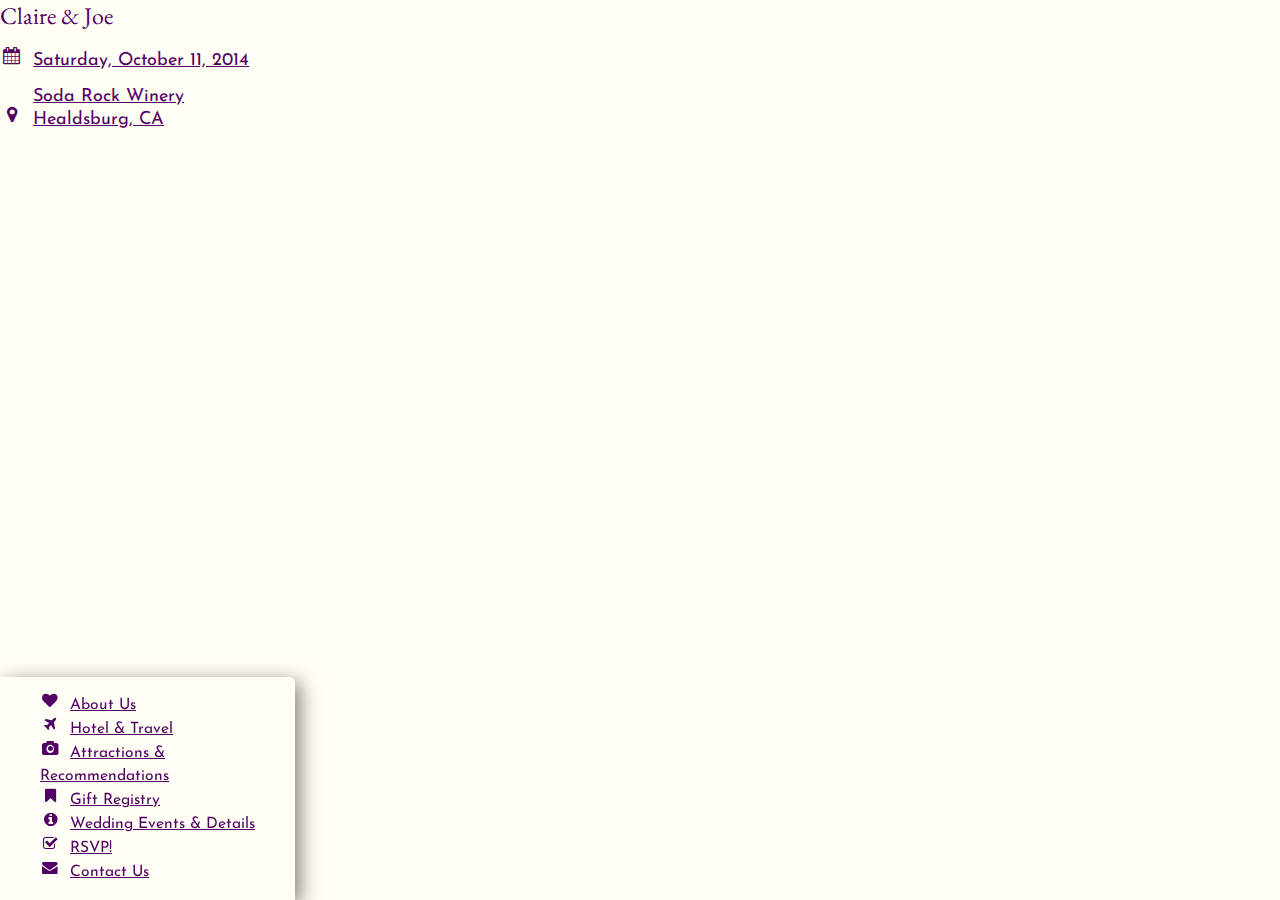
<file: html/index.html>
<!DOCTYPE html>
<!--[if lt IE 7]>	<html class="no-js lt-ie9 lt-ie8 lt-ie7"> <![endif]-->
<!--[if IE 7]>		<html class="no-js lt-ie9 lt-ie8"> <![endif]-->
<!--[if IE 8]>		<html class="no-js lt-ie9"> <![endif]-->
<!--[if gt IE 8]><!--> <html class="no-js"> <!--<![endif]-->
	<head>
		<meta charset="utf-8">
		<meta http-equiv="X-UA-Compatible" content="IE=edge,chrome=1">

		<title>Claire &amp; Joe</title>
		<meta name="description" content="">

		<meta name="viewport" content="width=device-width, initial-scale=1">
		<base target="_blank">

		<link href="http://fonts.googleapis.com/css?family=EB+Garamond|Josefin+Sans" rel="stylesheet" type="text/css">
		<link href="http://netdna.bootstrapcdn.com/font-awesome/4.0.3/css/font-awesome.css" rel="stylesheet">

		<link rel="stylesheet" href="css/normalize.min.css">
		<link rel="stylesheet" href="css/main.css">

		<script src="js/vendor/modernizr-2.6.2.min.js"></script>

	</head>
	<body class="home">
		<!--[if lt IE 7]>
			<p class="browsehappy">You are using an <strong>outdated</strong> browser. Please <a href="http://browsehappy.com/">upgrade your browser</a> to improve your experience.</p>
		<![endif]-->

		<nav>
			<a id="skip" class="hide" href="#top">Skip to content</a>
			<ul>
				<li class="hide"><a target="_self" href="/"><i class="fa fa-home fa-fw"></i>Home</a></li>
				<li><a target="_self" href="about/"><i class="fa fa-heart fa-fw"></i>About Us</a></li>
				<li><a target="_self" href="accommodations/"><i class="fa fa-plane fa-fw"></i>Hotel &amp; Travel</a></li>
				<li><a target="_self" href="attractions/"><i class="fa fa-camera fa-fw"></i>Attractions &amp; Recommendations</a></li>
				<li><a target="_self" href="registry/"><i class="fa fa-bookmark fa-fw"></i>Gift Registry</a></li>
				<li><a target="_self" href="events/"><i class="fa fa-info-circle fa-fw"></i>Wedding Events &amp; Details</a></li>
				<li><a target="_self" href="rsvp/"><i class="fa fa-check-square-o fa-fw"></i>RSVP!</a></li>
				<li><a target="_self" href="contact/"><i class="fa fa-envelope fa-fw"></i>Contact Us</a></li>
			</ul>
		</nav>

		<div class="page" id="top">

			<header>
				<h1>Claire &amp; Joe</h1>
<!--				<h2><a href="media/ical/Claire-and-Joe-Wedding-v1.ics"><i class="fa fa-calendar fa-fw"></i>Saturday, October 11, 2014</a></h2>-->
				<h2><a href="calendar/" class="external"><i class="fa fa-calendar fa-fw"></i>Saturday, October 11, 2014</a></h2>
				<h3>
					<a href="http://www.sodarockwinery.com/" class="external"><i class="fa fa-fw"></i>Soda Rock Winery</a>
					<address><a href="map/" class="external"><i class="fa fa-map-marker fa-fw"></i>Healdsburg, CA</a></address>
				</h3>
			</header>

			<section id="news">
				<h3 class="indent">News &amp; Updates</h3>

				<article class="new">
					<p><a target="_self" href="registry/"><i class="fa fa-bookmark fa-fw"></i></a>Our <a target="_self" href="registry/">Gift Registry</a> is live and hosted by Zola.</p>
				</article>

				<article>
					<p><a target="_self" href="accommodations/"><i class="fa fa-plane fa-fw"></i>Accommodations</a> are limited, we recommend reserving right away.</p>
				</article>

				<article>
					<p><a target="_self" href="contact/"><i class="fa fa-envelope fa-fw"></i></a>Please <a target="_self" href="contact/">Contact Us</a> if you have any questions.</p>
				</article>
			</section>

			<aside>
				<p class="indent">More to come, please check back soon.</p>
			</aside>
		</div>

		<script src="//ajax.googleapis.com/ajax/libs/jquery/1.11.0/jquery.min.js"></script>
		<script>window.jQuery || document.write('<script src="js/vendor/jquery-1.11.0.min.js"><\/script>')</script>

		<script src="js/plugins.js"></script>
		<script src="js/main.js"></script>

		<!-- Google Analytics -->
		<script>
			(function(i,s,o,g,r,a,m){i['GoogleAnalyticsObject']=r;i[r]=i[r]||function(){
			(i[r].q=i[r].q||[]).push(arguments)},i[r].l=1*new Date();a=s.createElement(o),
  			m=s.getElementsByTagName(o)[0];a.async=1;a.src=g;m.parentNode.insertBefore(a,m)
  			})(window,document,'script','//www.google-analytics.com/analytics.js','ga');
			ga('create', 'UA-50830737-1', 'joemorrow.org');
			ga('send', 'pageview');
		</script>
	</body>
</html>
</file>
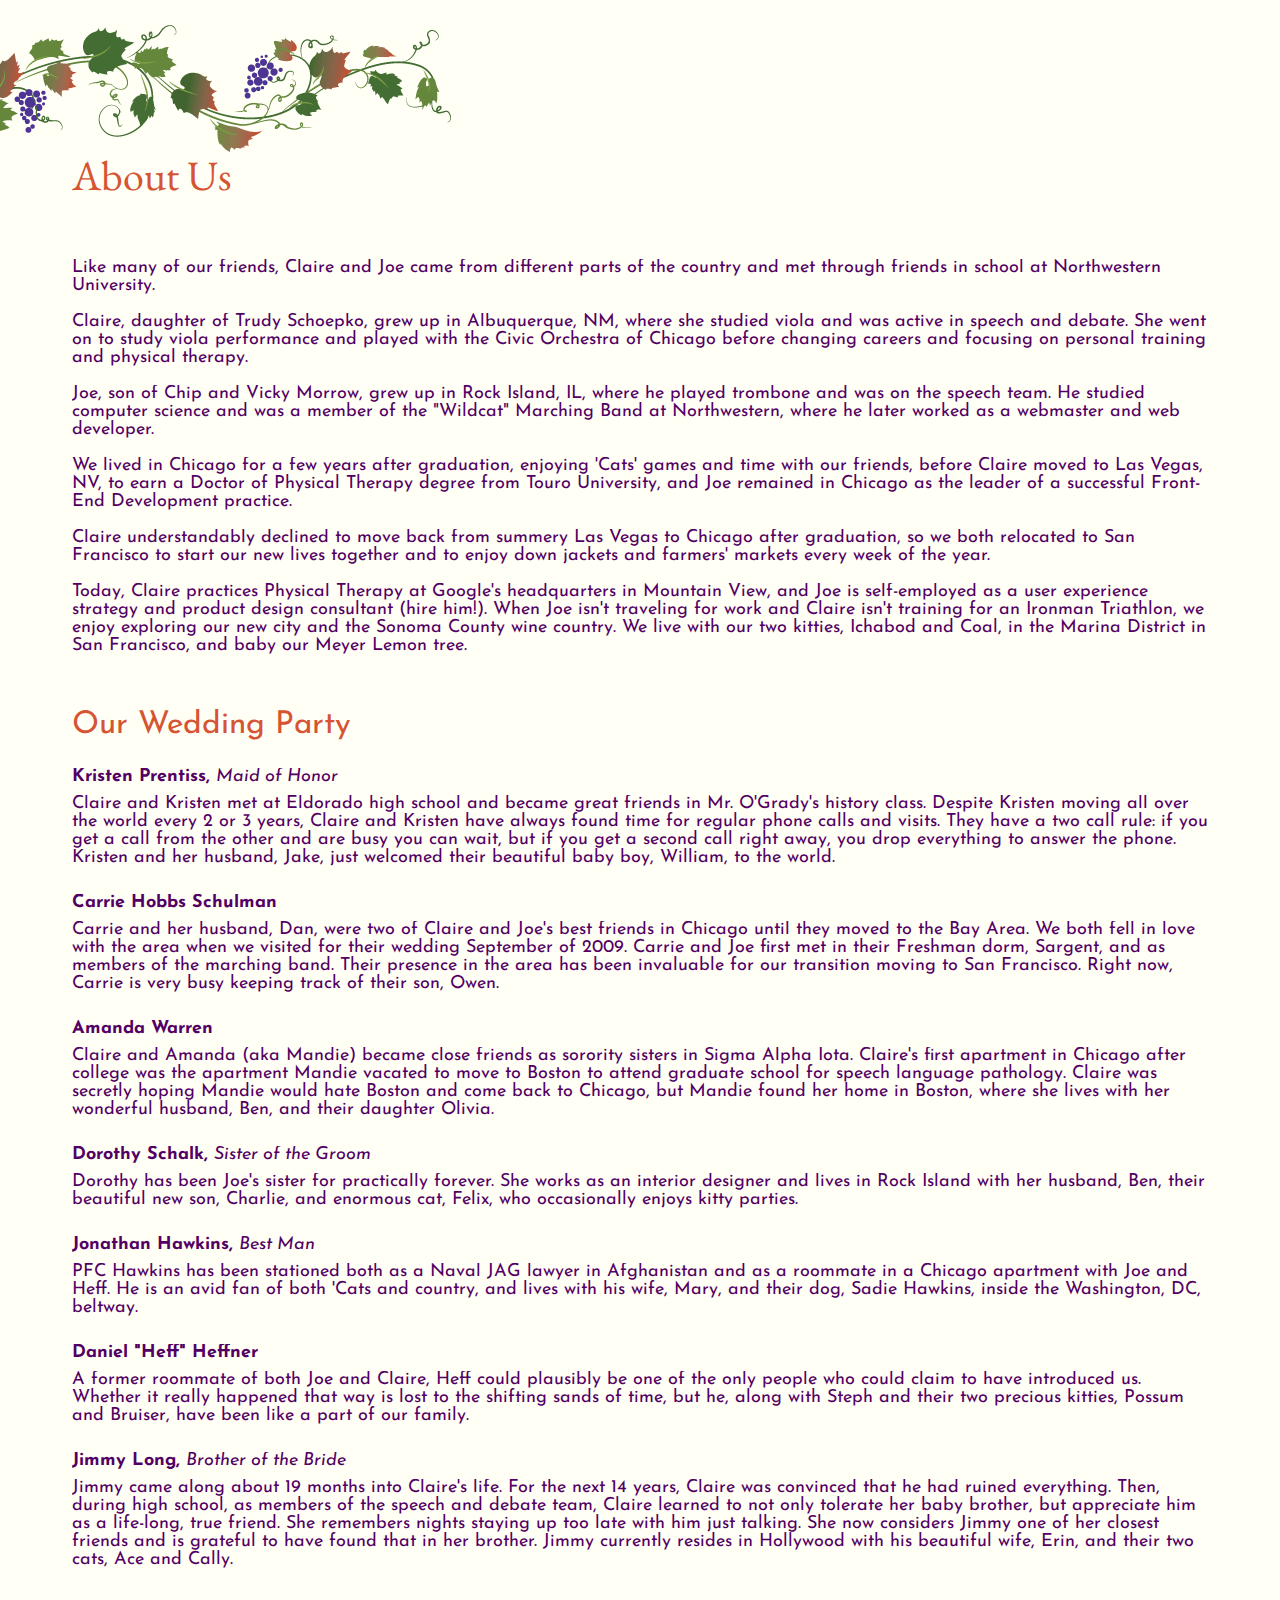
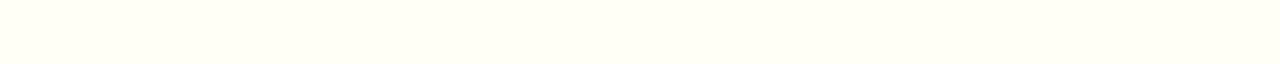
<file: html/about/index.html>
<!DOCTYPE html>
<!--[if lt IE 7]>	<html class="no-js lt-ie9 lt-ie8 lt-ie7"> <![endif]-->
<!--[if IE 7]>		<html class="no-js lt-ie9 lt-ie8"> <![endif]-->
<!--[if IE 8]>		<html class="no-js lt-ie9"> <![endif]-->
<!--[if gt IE 8]><!--> <html class="no-js"> <!--<![endif]-->
	<head>
		<meta charset="utf-8">
		<meta http-equiv="X-UA-Compatible" content="IE=edge,chrome=1">

		<title>About Us : Claire &amp; Joe</title>
		<meta name="description" content="">

		<meta name="viewport" content="width=device-width, initial-scale=1">
		<base target="_blank">

		<link href="http://fonts.googleapis.com/css?family=EB+Garamond|Josefin+Sans" rel="stylesheet" type="text/css">
		<link href="http://netdna.bootstrapcdn.com/font-awesome/4.0.3/css/font-awesome.css" rel="stylesheet">

		<link rel="stylesheet" href="../css/normalize.min.css">
		<link rel="stylesheet" href="../css/main.css">

		<script src="../js/vendor/modernizr-2.6.2.min.js"></script>
	</head>
	<body class="content right about">
		<!--[if lt IE 7]>
			<p class="browsehappy">You are using an <strong>outdated</strong> browser. Please <a href="http://browsehappy.com/">upgrade your browser</a> to improve your experience.</p>
		<![endif]-->

		<div class="page" id="top">
			<header>
				<h1>About Us</h1>
			</header>

			<section id="us">
				<p>Like many of our friends, Claire and Joe came from different parts of the country and met through friends in school at Northwestern University.</p>
				<p>Claire, daughter of Trudy Schoepko, grew up in Albuquerque, NM, where she studied viola and was active in speech and debate.  She went on to study viola performance and played with the Civic Orchestra of Chicago before changing careers and focusing on personal training and physical therapy.</p>
				<p>Joe, son of Chip and Vicky Morrow, grew up in Rock Island, IL, where he played trombone and was on the speech team.  He studied computer science and was a member of the "Wildcat" Marching Band at Northwestern, where he later worked as a webmaster and web developer.</p>

				<p>We lived in Chicago for a few years after graduation, enjoying 'Cats' games and time with our friends, before Claire moved to Las Vegas, NV, to earn a Doctor of Physical Therapy degree from Touro University, and Joe remained in Chicago as the leader of a successful Front-End Development practice.</p>
				<p>Claire understandably declined to move back from summery Las Vegas to Chicago after graduation, so we both relocated to San Francisco to start our new lives together and to enjoy down jackets and farmers' markets every week of the year.</p>

				<p>Today, Claire practices Physical Therapy at Google's headquarters in Mountain View, and Joe is self-employed as a user experience strategy and product design consultant (hire him!).  When Joe isn't traveling for work and Claire isn't training for an Ironman Triathlon, we enjoy exploring our new city and the Sonoma County wine country.  We live with our two kitties, Ichabod and Coal, in the Marina District in San Francisco, and baby our Meyer Lemon tree.</p>
			</section>

			<section id="party">
				<h2>Our Wedding Party</h2>
				<dl>
					<dt>Kristen Prentiss, <span>Maid of Honor</span></dt>
					<dd>Claire and Kristen met at Eldorado high school and became great friends in Mr. O'Grady's history class. Despite Kristen moving all over the world every 2 or 3 years, Claire and Kristen have always found time for regular phone calls and visits. They have a two call rule: if you get a call from the other and are busy you can wait, but if you get a second call right away, you drop everything to answer the phone. Kristen and her husband, Jake, just welcomed their beautiful baby boy, William, to the world.</dd>

					<dt>Carrie Hobbs Schulman</dt>
					<dd>Carrie and her husband, Dan, were two of Claire and Joe's best friends in Chicago until they moved to the Bay Area.  We both fell in love with the area when we visited for their wedding September of 2009.  Carrie and Joe first met in their Freshman dorm, Sargent, and as members of the marching band. Their presence in the area has been invaluable for our transition moving to San Francisco. Right now, Carrie is very busy keeping track of their son, Owen.</dd>

					<dt>Amanda Warren</dt>
					<dd>Claire and Amanda (aka Mandie) became close friends as sorority sisters in Sigma Alpha Iota.  Claire's first apartment in Chicago after college was the apartment Mandie vacated to move to Boston to attend graduate school for speech language pathology.  Claire was secretly hoping Mandie would hate Boston and come back to Chicago, but Mandie found her home in Boston, where she lives with her wonderful husband, Ben, and their daughter Olivia.</dd>

					<dt>Dorothy Schalk, <span>Sister of the Groom</span></dt>
					<dd>Dorothy has been Joe's sister for practically forever.  She works as an interior designer and lives in Rock Island with her husband, Ben, their beautiful new son, Charlie, and enormous cat, Felix, who occasionally enjoys kitty parties.</dd>

					<dt>Jonathan Hawkins, <span>Best Man</span></dt>
					<dd>PFC Hawkins has been stationed both as a Naval JAG lawyer in Afghanistan and as a roommate in a Chicago apartment with Joe and Heff.  He is an avid fan of both 'Cats and country, and lives with his wife, Mary, and their dog, Sadie Hawkins, inside the Washington, DC, beltway.</dd>

					<dt>Daniel "Heff" Heffner</dt>
					<dd>A former roommate of both Joe and Claire, Heff could plausibly be one of the only people who could claim to have introduced us.  Whether it really happened that way is lost to the shifting sands of time, but he, along with Steph and their two precious kitties, Possum and Bruiser, have been like a part of our family.</dd>

					<dt>Jimmy Long, <span>Brother of the Bride</span></dt>
					<dd>Jimmy came along about 19 months into Claire's life.  For the next 14 years, Claire was convinced that he had ruined everything.  Then, during high school, as members of the speech and debate team, Claire learned to not only tolerate her baby brother, but appreciate him as a life-long, true friend.  She remembers nights staying up too late with him just talking.  She now considers Jimmy one of her closest friends and is grateful to have found that in her brother.  Jimmy currently resides in Hollywood with his beautiful wife, Erin, and their two cats, Ace and Cally.</dd>
				</dl>
	 		</section>
		</div>

		<footer class="back"><a target="_self" href="../"><i class="fa fa-home fa-fw"></i>Back to Home</a></footer>

		<script src="//ajax.googleapis.com/ajax/libs/jquery/1.11.0/jquery.min.js"></script>
		<script>window.jQuery || document.write('<script src="../js/vendor/jquery-1.11.0.min.js"><\/script>')</script>

		<script src="../js/plugins.js"></script>
		<script src="../js/main.js"></script>

		<!-- Google Analytics -->
		<script>
			(function(i,s,o,g,r,a,m){i['GoogleAnalyticsObject']=r;i[r]=i[r]||function(){
			(i[r].q=i[r].q||[]).push(arguments)},i[r].l=1*new Date();a=s.createElement(o),
  			m=s.getElementsByTagName(o)[0];a.async=1;a.src=g;m.parentNode.insertBefore(a,m)
  			})(window,document,'script','//www.google-analytics.com/analytics.js','ga');
			ga('create', 'UA-50830737-1', 'joemorrow.org');
			ga('send', 'pageview');
		</script>
	</body>
</html>
</file>
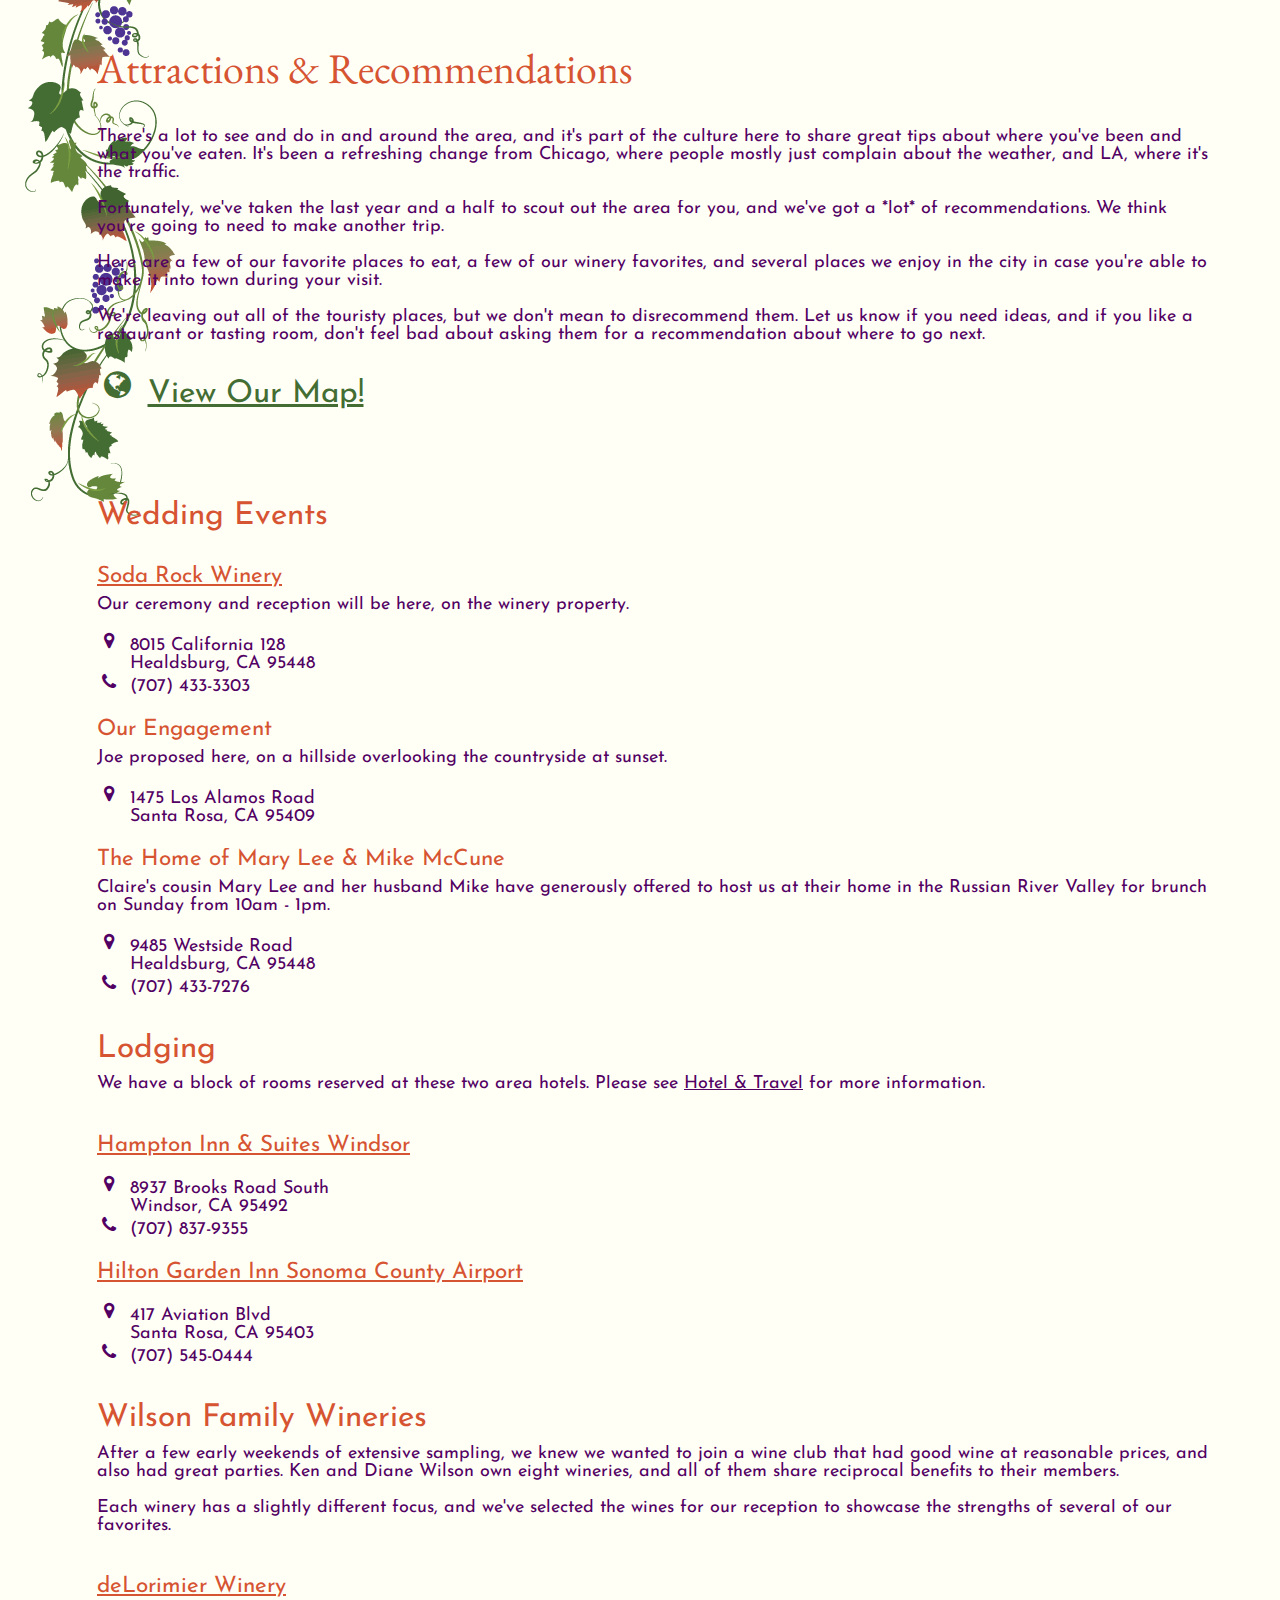
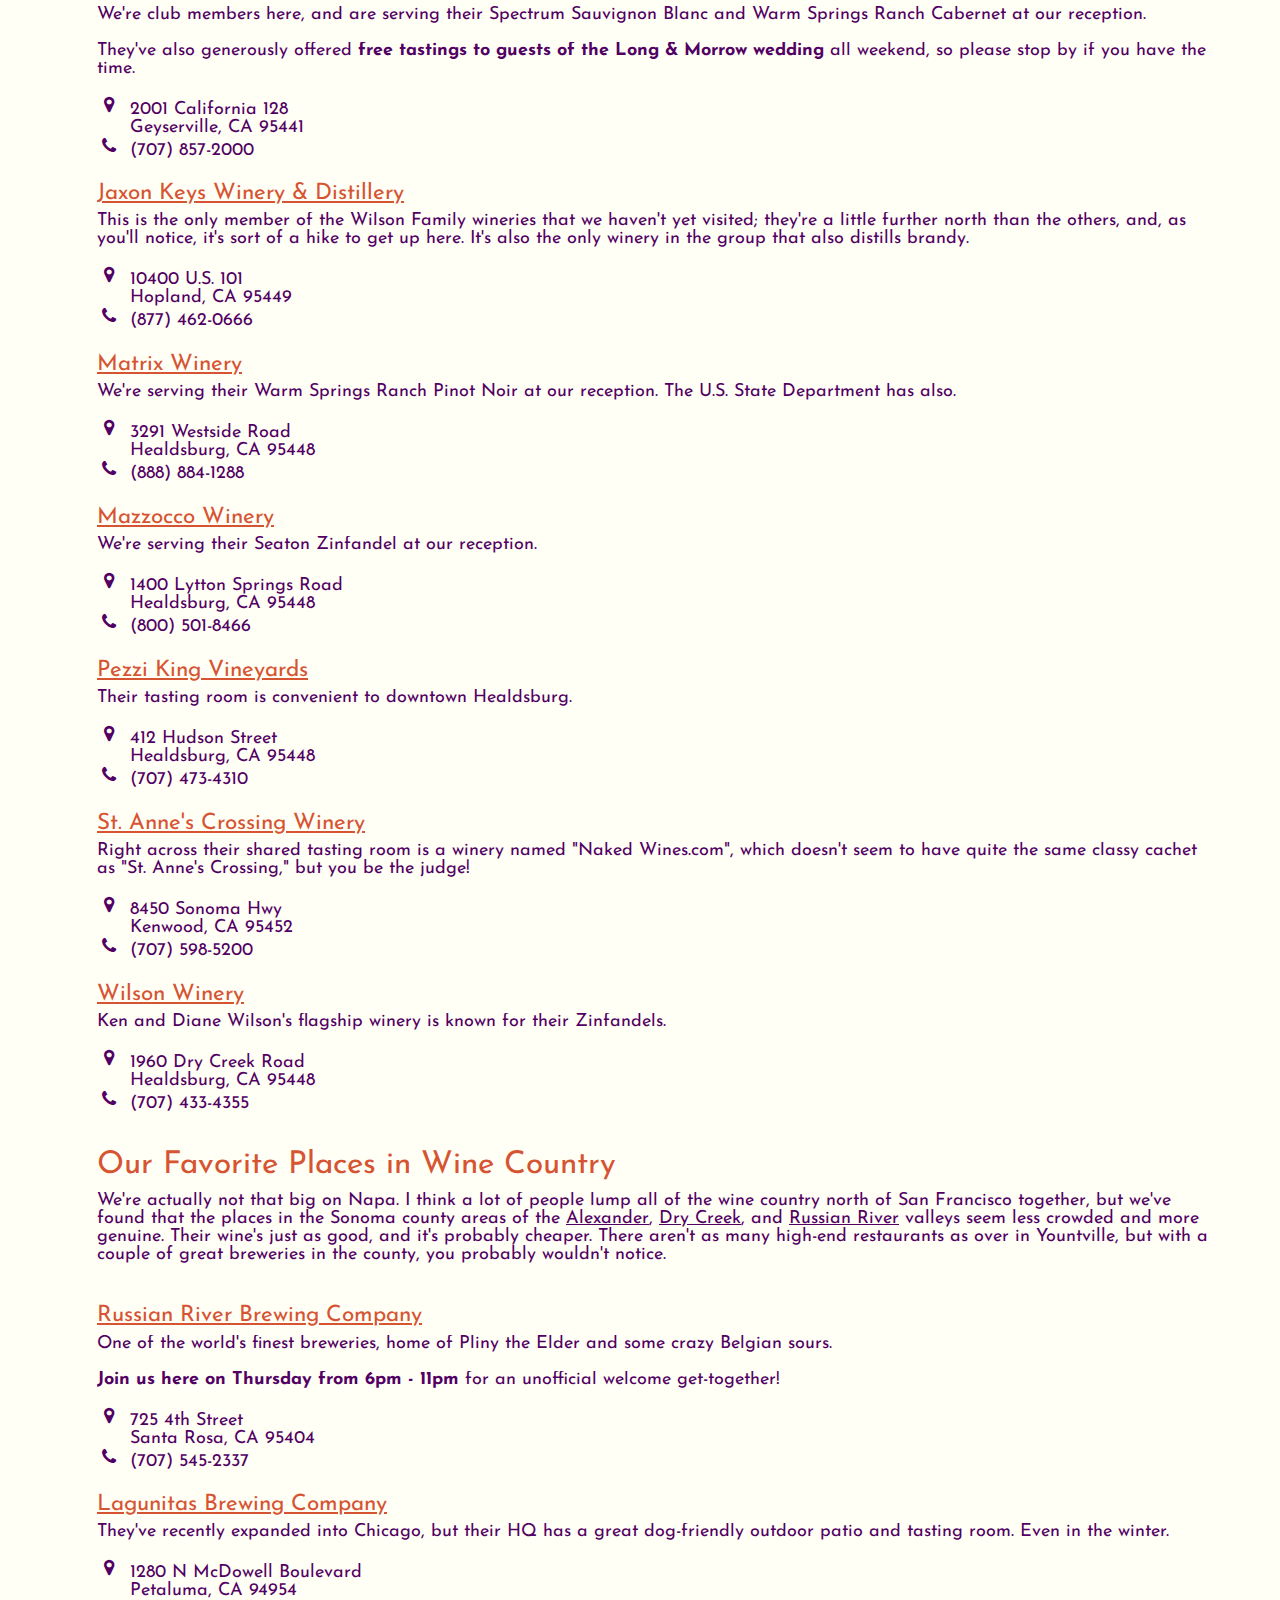
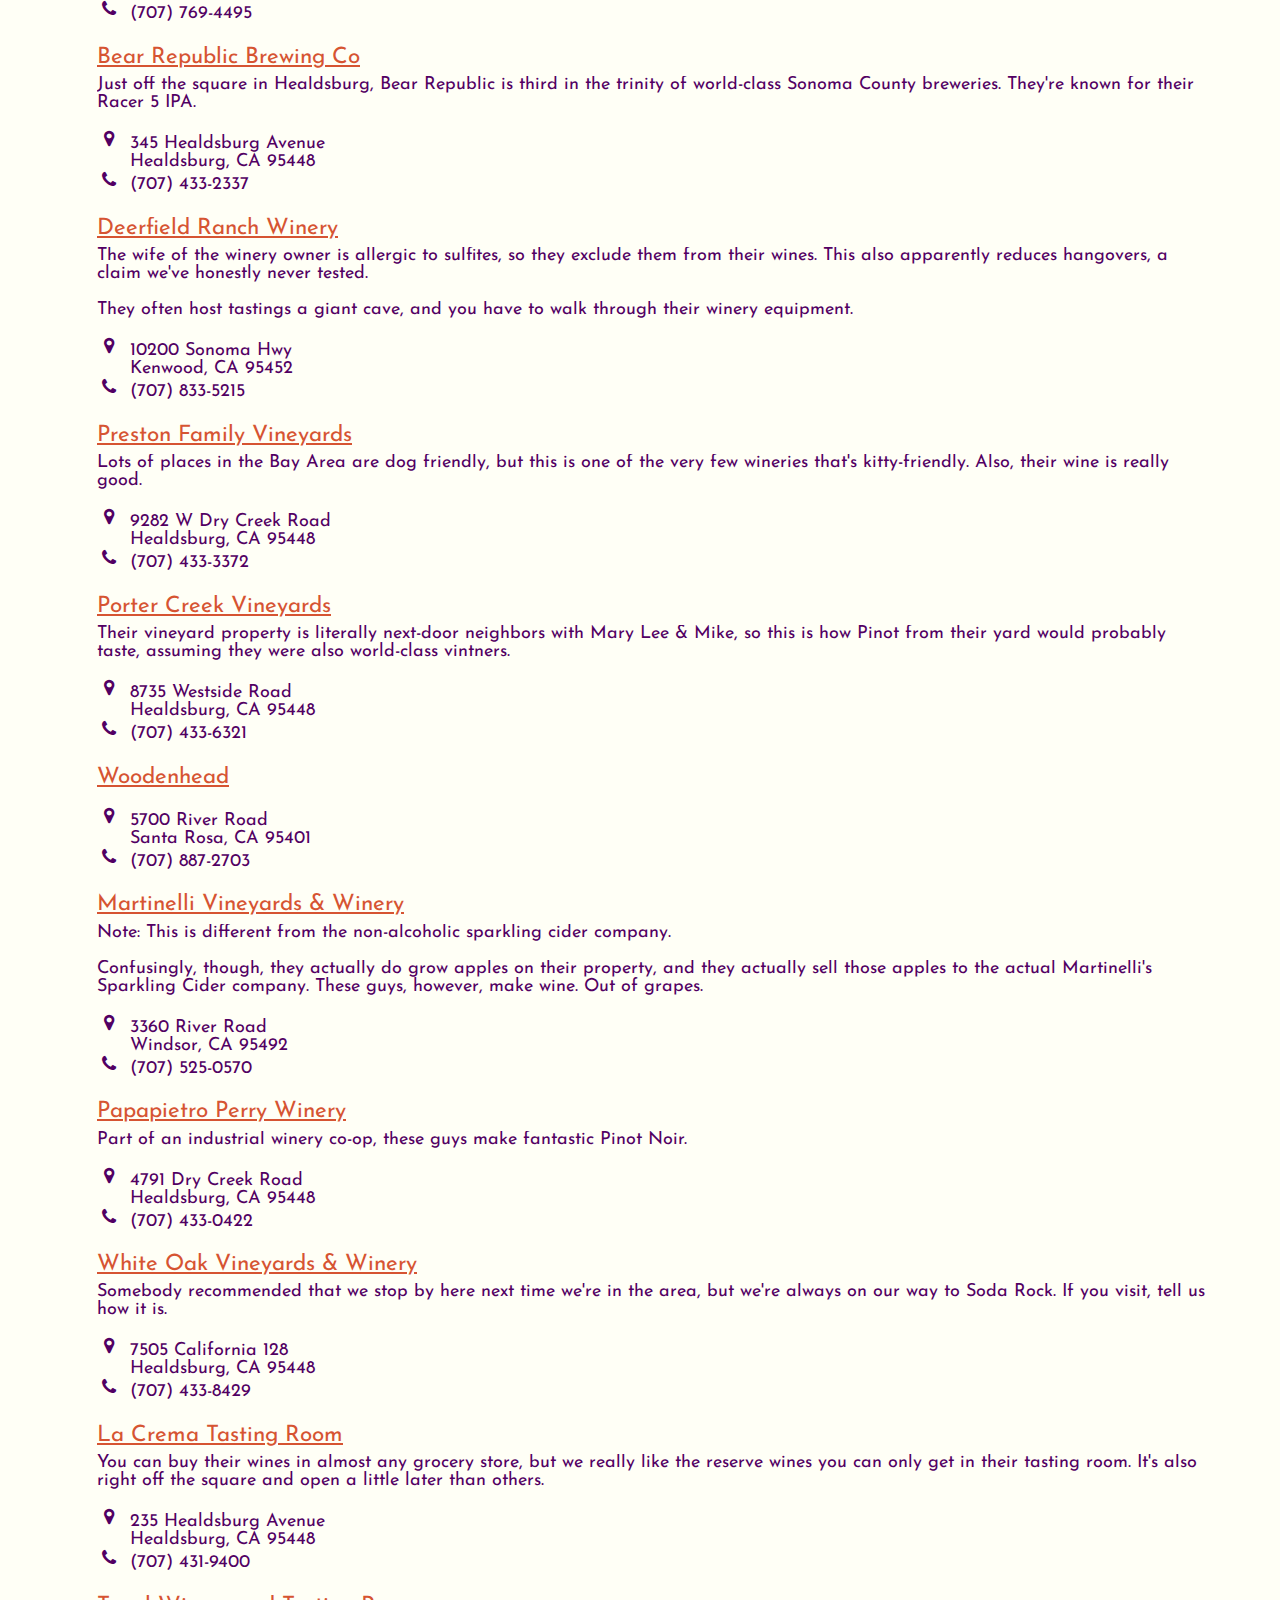
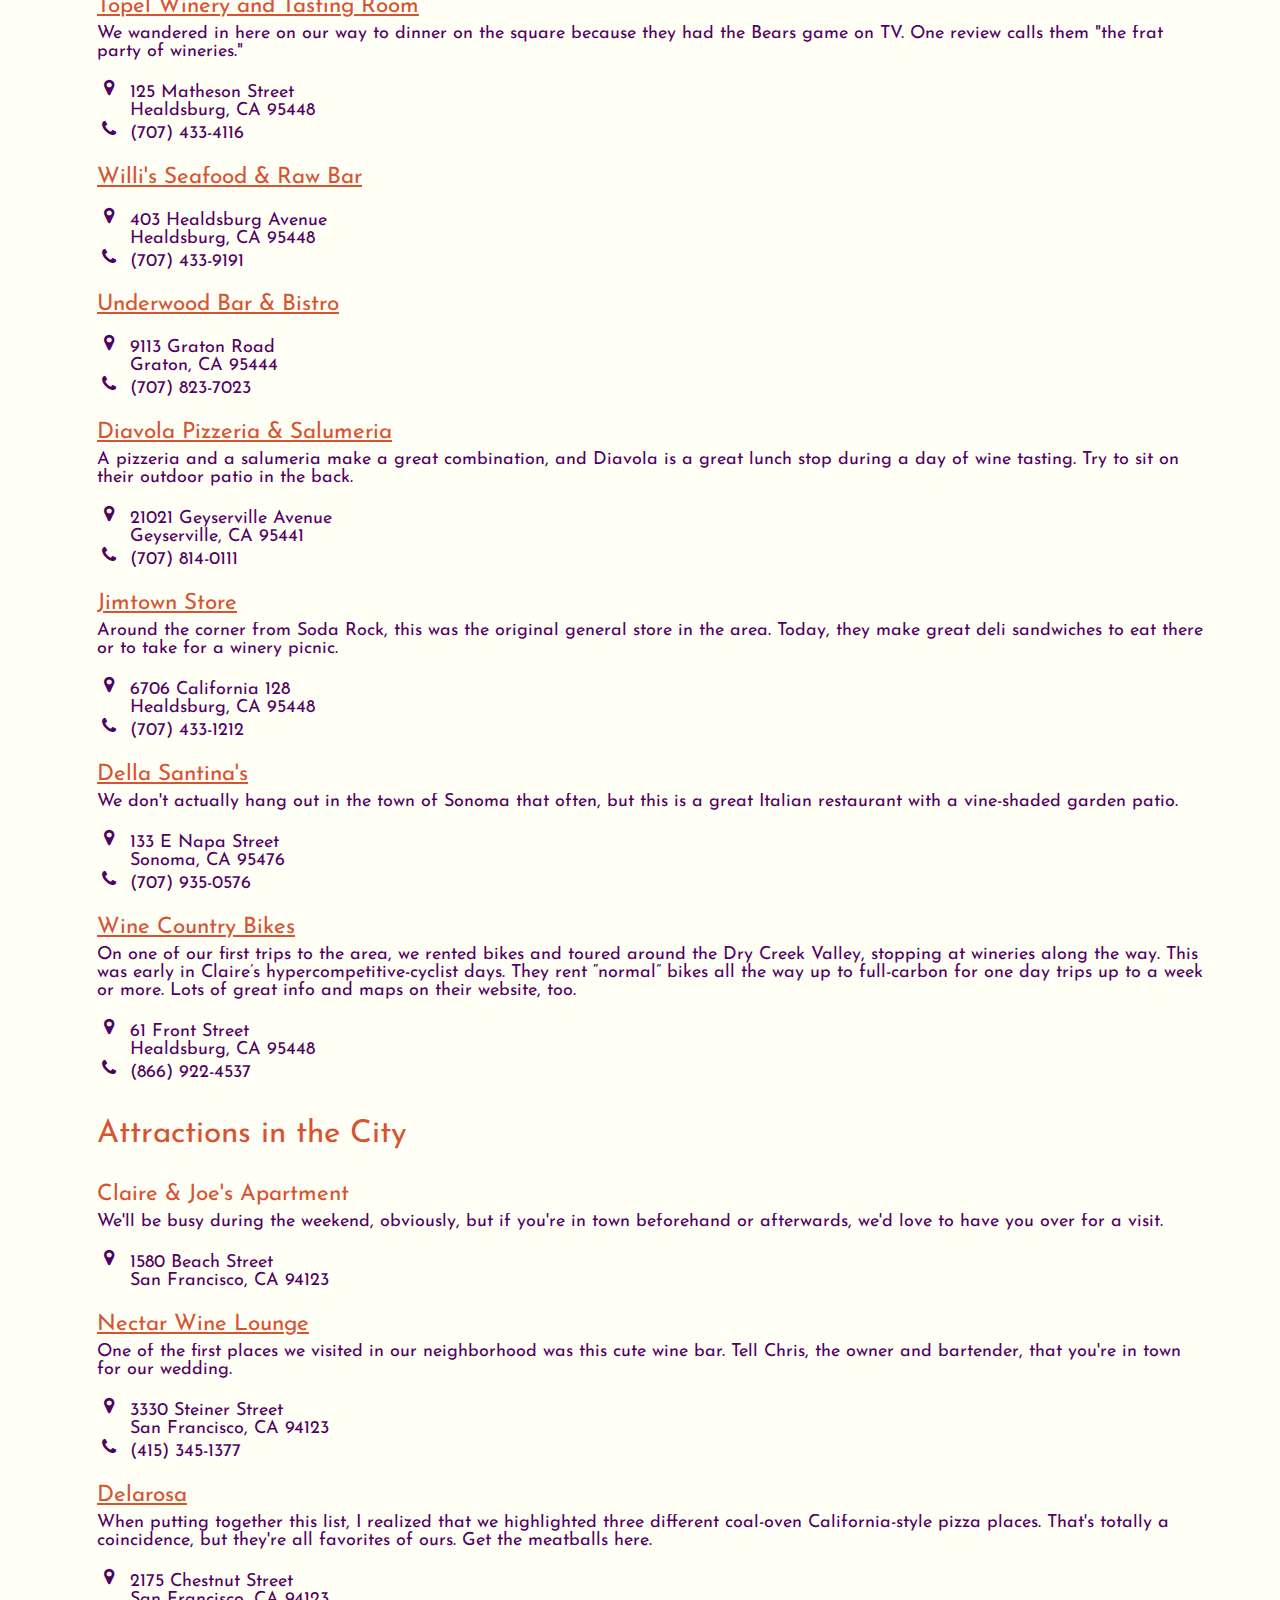
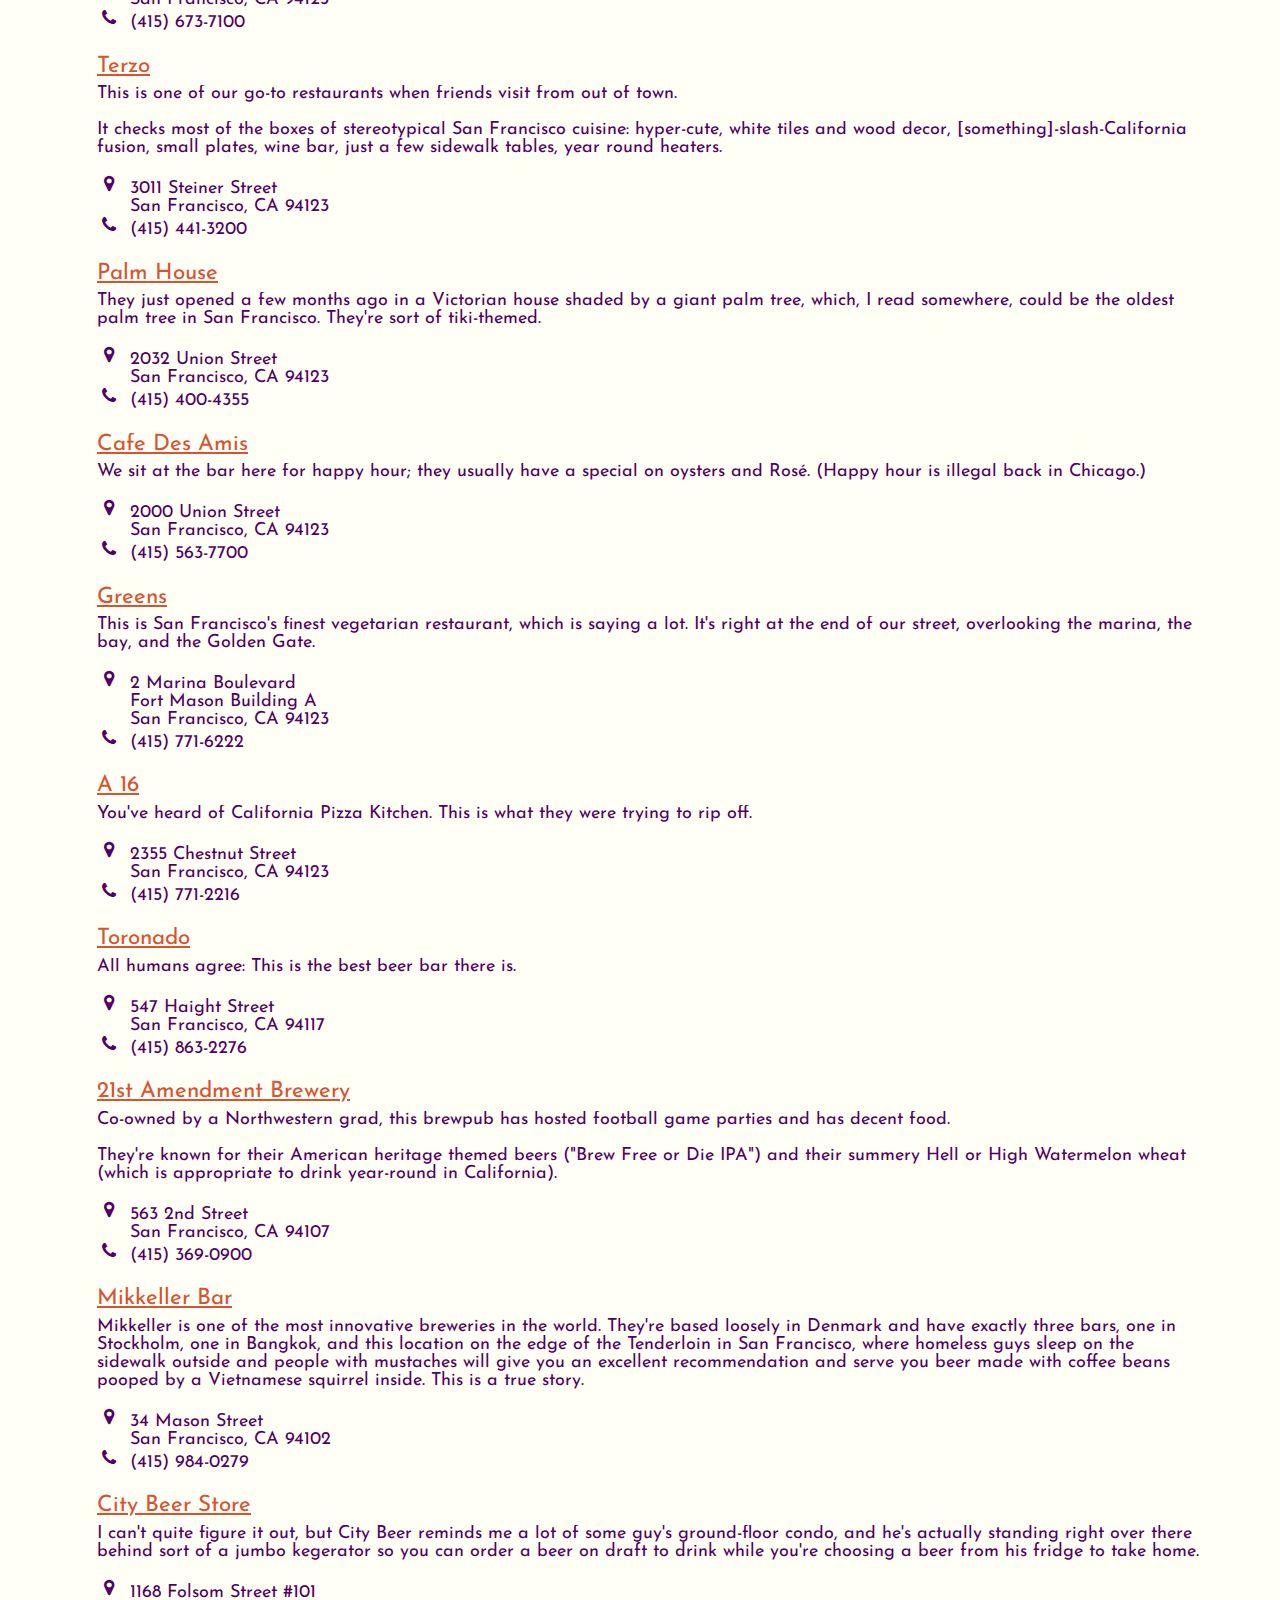
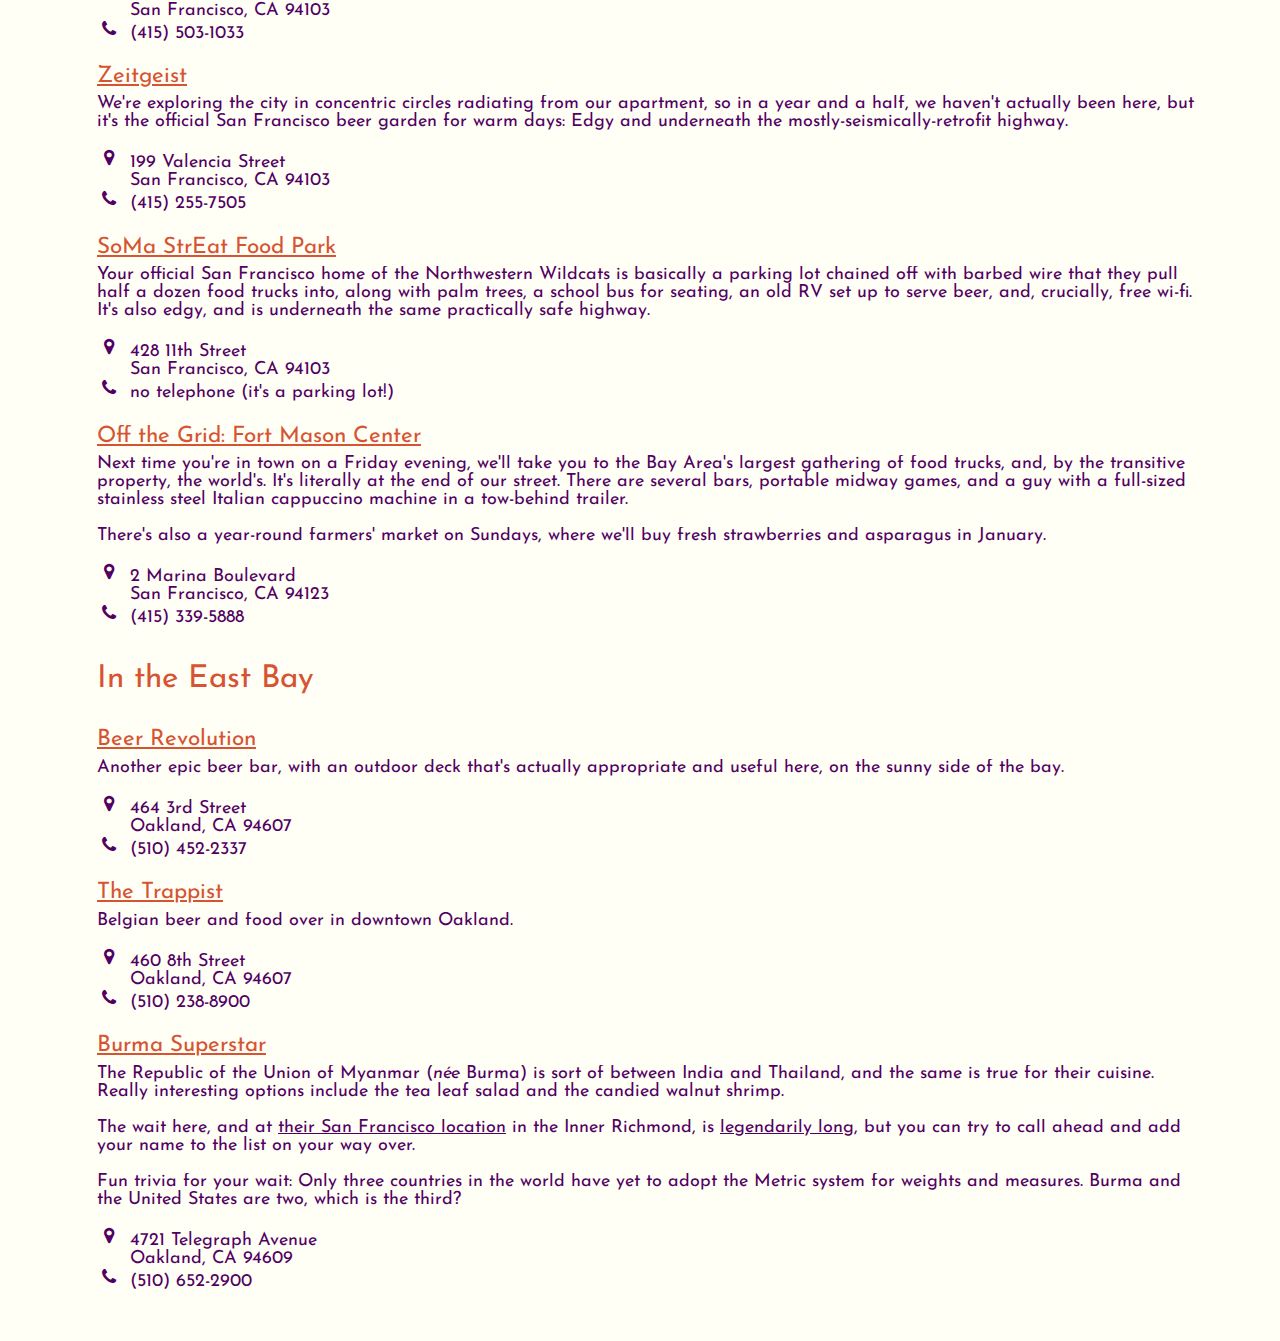
<file: html/attractions/index.html>
<!DOCTYPE html>
<!--[if lt IE 7]>	<html class="no-js lt-ie9 lt-ie8 lt-ie7"> <![endif]-->
<!--[if IE 7]>		<html class="no-js lt-ie9 lt-ie8"> <![endif]-->
<!--[if IE 8]>		<html class="no-js lt-ie9"> <![endif]-->
<!--[if gt IE 8]><!--> <html class="no-js"> <!--<![endif]-->
	<head>
		<meta charset="utf-8">
		<meta http-equiv="X-UA-Compatible" content="IE=edge,chrome=1">

		<title>Attractions &amp; Recommendations : Claire &amp; Joe</title>
		<meta name="description" content="">

		<meta name="viewport" content="width=device-width, initial-scale=1">
		<base target="_blank">

		<link href="http://fonts.googleapis.com/css?family=EB+Garamond|Josefin+Sans" rel="stylesheet" type="text/css">
		<link href="http://netdna.bootstrapcdn.com/font-awesome/4.0.3/css/font-awesome.css" rel="stylesheet">

		<link rel="stylesheet" href="../css/normalize.min.css">
		<link rel="stylesheet" href="../css/main.css">

		<script src="../js/vendor/modernizr-2.6.2.min.js"></script>
	</head>
	<body class="content center attractions">
		<!--[if lt IE 7]>
			<p class="browsehappy">You are using an <strong>outdated</strong> browser. Please <a href="http://browsehappy.com/">upgrade your browser</a> to improve your experience.</p>
		<![endif]-->

		<div class="page" id="top">
			<header>
				<h1>Attractions &amp; Recommendations</h1>
			</header>

			<section id="intro">
				<p>There's a lot to see and do in and around the area, and it's part of the culture here to share great tips about where you've been and what you've eaten.  It's been a refreshing change from Chicago, where people mostly just complain about the weather, and LA, where it's the traffic.</p>
				<p>Fortunately, we've taken the last year and a half to scout out the area for you, and we've got a *lot* of recommendations.  We think you're going to need to make another trip.</p>
				<p>Here are a few of our favorite places to eat, a few of our winery favorites, and several places we enjoy in the city in case you're able to make it into town during your visit.</p>
				<p>We're leaving out all of the touristy places, but we don't mean to disrecommend them.  Let us know if you need ideas, and if you like a restaurant or tasting room, don't feel bad about asking them for a recommendation about where to go next.</p>

				<h2 id="map-link"><a href="../map/" class="external"><i class="fa fa-globe fa-fw"></i>View Our Map!</a></h2>
			</section>

			<section id="wedding">
				<h2>Wedding Events</h2>
				<div>
					<h3><a class="external" href="http://www.sodarockwinery.com">Soda Rock Winery</a></h3>
					<p>Our ceremony and reception will be here, on the winery property.</p>
					<address>
						<a href="https://goo.gl/maps/Xc0qD" class="reverse external">
							<i class="fa fa-map-marker fa-fw"></i>8015 California 128<br />
							<i class="fa fa-fw"></i>Healdsburg, CA 95448
						</a><br />
						<a class="tel reverse" href="tel:17074333303"><i class="fa fa-phone fa-fw"></i>(707) 433-3303</a>
					</address>
				</div>
				
				<div>
					<h3>Our Engagement</h3>
					<p>Joe proposed here, on a hillside overlooking the countryside at sunset.</p>
					<address>
						<a href="https://www.google.com/maps/@38.4896469,-122.596888,3a,75y,209.46h,85t/data=!3m4!1e1!3m2!1spYMa5KlF9q6kX3ZEvWE8MQ!2e0!6m1!1e1" class="reverse external">
							<i class="fa fa-map-marker fa-fw"></i>1475 Los Alamos Road<br />
							<i class="fa fa-fw"></i>Santa Rosa, CA 95409
						</a>
					</address>
				</div>

				<div>
					<h3>The Home of Mary Lee &amp; Mike McCune</h3>
					<p>Claire's cousin Mary Lee and her husband Mike have generously offered to host us at their home in the Russian River Valley for brunch on Sunday from 10am - 1pm.</p>
					<address>
						<a href="https://goo.gl/maps/aXIKv" class="reverse external">
							<i class="fa fa-map-marker fa-fw"></i>9485 Westside Road<br />
							<i class="fa fa-fw"></i>Healdsburg, CA 95448
						</a><br />
						<a class="tel reverse" href="tel:17074337276"><i class="fa fa-phone fa-fw"></i>(707) 433-7276</a>
					</address>
				</div>
			</section>

			<section id="lodging">
				<h2>Lodging</h2>
				<p>We have a block of rooms reserved at these two area hotels.  Please see <a href="../accommodations/">Hotel &amp; Travel</a> for more information.</p>
				<div>
					<h3><a href="http://hamptoninn3.hilton.com/en/hotels/california/hampton-inn-and-suites-windsor-sonoma-wine-country-STSWIHX/index.html" class="external">Hampton Inn &amp; Suites Windsor</a></h3>
					<address>
						<a href="https://goo.gl/maps/MQJt5" class="reverse external">
							<i class="fa fa-map-marker fa-fw"></i>8937 Brooks Road South<br />
							<i class="fa fa-fw"></i>Windsor, CA 95492
						</a><br />
						<a class="tel reverse" href="tel:17078379355"><i class="fa fa-phone fa-fw"></i>(707) 837-9355</a>
					</address>
				</div>

				<div>
					<h3><a href="http://hiltongardeninn3.hilton.com/en/hotels/california/hilton-garden-inn-sonoma-county-airport-STSAPGI/index.html" class="external">Hilton Garden Inn Sonoma County Airport</a></h3>
					<address>
						<a href="https://goo.gl/maps/GKTDL" class="reverse external">
							<i class="fa fa-map-marker fa-fw"></i>417 Aviation Blvd<br />
							<i class="fa fa-fw"></i>Santa Rosa, CA 95403
						</a><br />
						<a class="tel reverse" href="tel:17075450444"><i class="fa fa-phone fa-fw"></i>(707) 545-0444</a>
					</address>
				</div>
			</section>

			<section id="wilson">
				<h2>Wilson Family Wineries</h2>
				<p>After a few early weekends of extensive sampling, we knew we wanted to join a wine club that had good wine at reasonable prices, and also had great parties.  Ken and Diane Wilson own eight wineries, and all of them share reciprocal benefits to their members.</p>
				<p>Each winery has a slightly different focus, and we've selected the wines for our reception to showcase the strengths of several of our favorites.</p>

				<div>
					<h3><a href="http://www.delorimierwinery.com" class="external">deLorimier Winery</a></h3>
					<p>We're club members here, and are serving their Spectrum Sauvignon Blanc and Warm Springs Ranch Cabernet at our reception.</p>
					<p>They've also generously offered <strong>free tastings to guests of the Long &amp; Morrow wedding</strong> all weekend, so please stop by if you have the time.</p>
					<address>
						<a href="https://goo.gl/maps/G1JJ5" class="reverse external">
							<i class="fa fa-map-marker fa-fw"></i>2001 California 128<br />
							<i class="fa fa-fw"></i>Geyserville, CA 95441
						</a><br />
						<a class="tel reverse" href="tel:17078572000"><i class="fa fa-phone fa-fw"></i>(707) 857-2000</a>
					</address>
				</div>

				<div>
					<h3><a href="http://www.jaxonkeys.com" class="external">Jaxon Keys Winery &amp; Distillery</a></h3>
					<p>This is the only member of the Wilson Family wineries that we haven't yet visited; they're a little further north than the others, and, as you'll notice, it's sort of a hike to get up here.  It's also the only winery in the group that also distills brandy.</p>
					<address>
						<a href="https://goo.gl/maps/f6Evc" class="reverse external">
							<i class="fa fa-map-marker fa-fw"></i>10400 U.S. 101<br />
							<i class="fa fa-fw"></i>Hopland, CA 95449
						</a><br />
						<a class="tel reverse" href="tel:18774620666"><i class="fa fa-phone fa-fw"></i>(877) 462-0666</a>
					</address>
				</div>
				
				<div>
					<h3><a href="http://www.matrixwinery.com" class="external">Matrix Winery</a></h3>
					<p>We're serving their Warm Springs Ranch Pinot Noir at our reception.  The U.S. State Department has also.</p>
					<address>
						<a href="https://goo.gl/maps/J4IXQ" class="reverse external">
							<i class="fa fa-map-marker fa-fw"></i>3291 Westside Road<br />
							<i class="fa fa-fw"></i>Healdsburg, CA 95448
						</a><br />
						<a class="tel reverse" href="tel:18888841288"><i class="fa fa-phone fa-fw"></i>(888) 884-1288</a>
					</address>
				</div>

				<div>
					<h3><a href="http://www.mazzocco.com" class="external">Mazzocco Winery</a></h3>
					<p>We're serving their Seaton Zinfandel at our reception.</p>
					<address>
						<a href="https://goo.gl/maps/78vAg" class="reverse external">
							<i class="fa fa-map-marker fa-fw"></i>1400 Lytton Springs Road<br />
							<i class="fa fa-fw"></i>Healdsburg, CA 95448
						</a><br />
						<a class="tel reverse" href="tel:18005018466"><i class="fa fa-phone fa-fw"></i>(800) 501-8466</a>
					</address>
				</div>

				<div>
					<h3><a href="http://www.pezziking.com" class="external">Pezzi King Vineyards</a></h3>
					<p>Their tasting room is convenient to downtown Healdsburg.</p>
					<address>
						<a href="https://goo.gl/maps/gcIKZ" class="reverse external">
							<i class="fa fa-map-marker fa-fw"></i>412 Hudson Street<br />
							<i class="fa fa-fw"></i>Healdsburg, CA 95448
						</a><br />
						<a class="tel reverse" href="tel:17074734310"><i class="fa fa-phone fa-fw"></i>(707) 473-4310</a>
					</address>
				</div>

				<div>
					<h3><a href="http://www.stannescrossing.com" class="external">St. Anne's Crossing Winery</a></h3>
					<p>Right across their shared tasting room is a winery named "Naked Wines.com", which doesn't seem to have quite the same classy cachet as "St. Anne's Crossing," but you be the judge!</p>
					<address>
						<a href="https://goo.gl/maps/YdcKA" class="reverse external">
							<i class="fa fa-map-marker fa-fw"></i>8450 Sonoma Hwy<br />
							<i class="fa fa-fw"></i>Kenwood, CA 95452
						</a><br />
						<a class="tel reverse" href="tel:17075985200"><i class="fa fa-phone fa-fw"></i>(707) 598-5200</a>
					</address>
				</div>

				<div>
					<h3><a href="http://www.wilsonwinery.com" class="external">Wilson Winery</a></h3>
					<p>Ken and Diane Wilson's flagship winery is known for their Zinfandels.</p>
					<address>
						<a href="https://goo.gl/maps/nrxQJ" class="reverse external">
							<i class="fa fa-map-marker fa-fw"></i>1960 Dry Creek Road<br />
							<i class="fa fa-fw"></i>Healdsburg, CA 95448
						</a><br />
						<a class="tel reverse" href="tel:17074334355"><i class="fa fa-phone fa-fw"></i>(707) 433-4355</a>
					</address>
				</div>
			</section>

			<section>
				<h2>Our Favorite Places in Wine Country</h2>
				<p>We're actually not that big on Napa.  I think a lot of people lump all of the wine country north of San Francisco together, but we've found that the places in the Sonoma county areas of the <a href="http://alexandervalley.org/" class="external">Alexander</a>, <a href="http://www.drycreekvalley.org/" class="external">Dry Creek</a>, and <a href="http://rrvw.org/" class="external">Russian River</a> valleys seem less crowded and more genuine.  Their wine's just as good, and it's probably cheaper.  There aren't as many high-end restaurants as over in Yountville, but with a couple of great breweries in the county, you probably wouldn't notice.</p>
				<div>
					<h3><a href="http://russianriverbrewing.com" class="external">Russian River Brewing Company</a></h3>
					<p>One of the world's finest breweries, home of Pliny the Elder and some crazy Belgian sours.</p>
					<p><strong>Join us here on Thursday from 6pm - 11pm</strong> for an unofficial welcome get-together!</p>
					<address>
						<a href="https://goo.gl/maps/64gGR" class="reverse external">
							<i class="fa fa-map-marker fa-fw"></i>725 4th Street<br />
							<i class="fa fa-fw"></i>Santa Rosa, CA 95404
						</a><br />
						<a class="tel reverse" href="tel:17075452337"><i class="fa fa-phone fa-fw"></i>(707) 545-2337</a>
					</address>
				</div>
				
				<div>
					<h3><a href="http://www.lagunitas.com" class="external">Lagunitas Brewing Company</a></h3>
					<p>They've recently expanded into Chicago, but their HQ has a great dog-friendly outdoor patio and tasting room.  Even in the winter.</p>
					<address>
						<a href="https://goo.gl/maps/giu0d" class="reverse external">
							<i class="fa fa-map-marker fa-fw"></i>1280 N McDowell Boulevard<br />
							<i class="fa fa-fw"></i>Petaluma, CA 94954
						</a><br />
						<a class="tel reverse" href="tel:17077694495"><i class="fa fa-phone fa-fw"></i>(707) 769-4495</a>
					</address>
				</div>
				
				<div>
					<h3><a href="http://www.bearrepublic.com" class="external">Bear Republic Brewing Co</a></h3>
					<p>Just off the square in Healdsburg, Bear Republic is third in the trinity of world-class Sonoma County breweries.  They're known for their Racer 5 IPA.</p>
					<address>
						<a href="https://goo.gl/maps/DBmkR" class="reverse external">
							<i class="fa fa-map-marker fa-fw"></i>345 Healdsburg Avenue<br />
							<i class="fa fa-fw"></i>Healdsburg, CA 95448
						</a><br />
						<a class="tel reverse" href="tel:17074332337"><i class="fa fa-phone fa-fw"></i>(707) 433-2337</a>
					</address>
				</div>
				
				<div>
					<h3><a href="http://www.deerfieldranch.com" class="external">Deerfield Ranch Winery</a></h3>
					<p>The wife of the winery owner is allergic to sulfites, so they exclude them from their wines.  This also apparently reduces hangovers, a claim we've honestly never tested.</p>
					<p>They often host tastings a giant cave, and you have to walk through their winery equipment.</p>
					<address>
						<a href="https://goo.gl/maps/xeENX" class="reverse external">
							<i class="fa fa-map-marker fa-fw"></i>10200 Sonoma Hwy<br />
							<i class="fa fa-fw"></i>Kenwood, CA 95452
						</a><br />
						<a class="tel reverse" href="tel:17078335215"><i class="fa fa-phone fa-fw"></i>(707) 833-5215</a>
					</address>
				</div>
				
				<div>
					<h3><a href="http://www.prestonvineyards.com" class="external">Preston Family Vineyards</a></h3>
					<p>Lots of places in the Bay Area are dog friendly, but this is one of the very few wineries that's kitty-friendly.  Also, their wine is really good.</p>
					<address>
						<a href="https://goo.gl/maps/WV4V9" class="reverse external">
							<i class="fa fa-map-marker fa-fw"></i>9282 W Dry Creek Road<br />
							<i class="fa fa-fw"></i>Healdsburg, CA 95448
						</a><br />
						<a class="tel reverse" href="tel:17074333372"><i class="fa fa-phone fa-fw"></i>(707) 433-3372</a>
					</address>
				</div>
				
				<div>
					<h3><a href="http://www.portercreekvineyards.com" class="external">Porter Creek Vineyards</a></h3>
					<p>Their vineyard property is literally next-door neighbors with Mary Lee &amp; Mike, so this is how Pinot from their yard would probably taste, assuming they were also world-class vintners.</p>
					<address>
						<a href="https://goo.gl/maps/35qTy" class="reverse external">
							<i class="fa fa-map-marker fa-fw"></i>8735 Westside Road<br />
							<i class="fa fa-fw"></i>Healdsburg, CA 95448
						</a><br />
						<a class="tel reverse" href="tel:17074336321"><i class="fa fa-phone fa-fw"></i>(707) 433-6321</a>
					</address>
				</div>
				
				<div>
					<h3><a href="http://www.woodenheadwine.com" class="external">Woodenhead</a></h3>
					<address>
						<a href="https://goo.gl/maps/xS7fh" class="reverse external">
							<i class="fa fa-map-marker fa-fw"></i>5700 River Road<br />
							<i class="fa fa-fw"></i>Santa Rosa, CA 95401
						</a><br />
						<a class="tel reverse" href="tel:17078872703"><i class="fa fa-phone fa-fw"></i>(707) 887-2703</a>
					</address>
				</div>
				
				<div>
					<h3><a href="http://www.martinelliwinery.com" class="external">Martinelli Vineyards &amp; Winery</a></h3>
					<p>Note:  This is different from the non-alcoholic sparkling cider company.</p>
					<p>Confusingly, though, they actually do grow apples on their property, and they actually sell those apples to the actual Martinelli's Sparkling Cider company.  These guys, however, make wine.  Out of grapes.</p>
					<address>
						<a href="https://goo.gl/maps/re3an" class="reverse external">
							<i class="fa fa-map-marker fa-fw"></i>3360 River Road<br />
							<i class="fa fa-fw"></i>Windsor, CA 95492
						</a><br />
						<a class="tel reverse" href="tel:17075250570"><i class="fa fa-phone fa-fw"></i>(707) 525-0570</a>
					</address>
				</div>
				
				<div>
					<h3><a href="http://www.papapietro-perry.com" class="external">Papapietro Perry Winery</a></h3>
					<p>Part of an industrial winery co-op, these guys make fantastic Pinot Noir.</p>
					<address>
						<a href="https://goo.gl/maps/RFjNk" class="reverse external">
							<i class="fa fa-map-marker fa-fw"></i>4791 Dry Creek Road<br />
							<i class="fa fa-fw"></i>Healdsburg, CA 95448
						</a><br />
						<a class="tel reverse" href="tel:17074330422"><i class="fa fa-phone fa-fw"></i>(707) 433-0422</a>
					</address>
				</div>
				
				<div>
					<h3><a href="http://www.whiteoakwinery.com" class="external">White Oak Vineyards &amp; Winery</a></h3>
					<p>Somebody recommended that we stop by here next time we're in the area, but we're always on our way to Soda Rock.  If you visit, tell us how it is.</p>
					<address>
						<a href="https://goo.gl/maps/LKxQB" class="reverse external">
							<i class="fa fa-map-marker fa-fw"></i>7505 California 128<br />
							<i class="fa fa-fw"></i>Healdsburg, CA 95448
						</a><br />
						<a class="tel reverse" href="tel:17074338429"><i class="fa fa-phone fa-fw"></i>(707) 433-8429</a>
					</address>
				</div>
				
				<div>
					<h3><a href="http://www.lacrema.com" class="external">La Crema Tasting Room</a></h3>
					<p>You can buy their wines in almost any grocery store, but we really like the reserve wines you can only get in their tasting room.  It's also right off the square and open a little later than others.</p>
					<address>
						<a href="https://goo.gl/maps/GydlC" class="reverse external">
							<i class="fa fa-map-marker fa-fw"></i>235 Healdsburg Avenue<br />
							<i class="fa fa-fw"></i>Healdsburg, CA 95448
						</a><br />
						<a class="tel reverse" href="tel:17074319400"><i class="fa fa-phone fa-fw"></i>(707) 431-9400</a>
					</address>
				</div>
				
				<div>
					<h3><a href="http://www.topelwines.com" class="external">Topel Winery and Tasting Room</a></h3>
					<p>We wandered in here on our way to dinner on the square because they had the Bears game on TV.  One review calls them "the frat party of wineries."</p>
					<address>
						<a href="https://goo.gl/maps/gfo6M" class="reverse external">
							<i class="fa fa-map-marker fa-fw"></i>125 Matheson Street<br />
							<i class="fa fa-fw"></i>Healdsburg, CA 95448
						</a><br />
						<a class="tel reverse" href="tel:17074334116"><i class="fa fa-phone fa-fw"></i>(707) 433-4116</a>
					</address>
				</div>
				
				<div>
					<h3><a href="http://www.starkrestaurants.com" class="external">Willi's Seafood &amp; Raw Bar</a></h3>
					<address>
						<a href="https://goo.gl/maps/vujXG" class="reverse external">
							<i class="fa fa-map-marker fa-fw"></i>403 Healdsburg Avenue<br />
							<i class="fa fa-fw"></i>Healdsburg, CA 95448
						</a><br />
						<a class="tel reverse" href="tel:17074339191"><i class="fa fa-phone fa-fw"></i>(707) 433-9191</a>
					</address>
				</div>
				
				<div>
					<h3><a href="http://www.underwoodgraton.com" class="external">Underwood Bar &amp; Bistro</a></h3>
					<address>
						<a href="https://goo.gl/maps/5r51l" class="reverse external">
							<i class="fa fa-map-marker fa-fw"></i>9113 Graton Road<br />
							<i class="fa fa-fw"></i>Graton, CA 95444
						</a><br />
						<a class="tel reverse" href="tel:17078237023"><i class="fa fa-phone fa-fw"></i>(707) 823-7023</a>
					</address>
				</div>
				
				<div>
					<h3><a href="http://www.diavolapizzeria.com" class="external">Diavola Pizzeria &amp; Salumeria</a></h3>
					<p>A pizzeria and a salumeria make a great combination, and Diavola is a great lunch stop during a day of wine tasting.  Try to sit on their outdoor patio in the back.</p>
					<address>
						<a href="https://goo.gl/maps/LB2Q2" class="reverse external">
							<i class="fa fa-map-marker fa-fw"></i>21021 Geyserville Avenue<br />
							<i class="fa fa-fw"></i>Geyserville, CA 95441
						</a><br />
						<a class="tel reverse" href="tel:17078140111"><i class="fa fa-phone fa-fw"></i>(707) 814-0111</a>
					</address>
				</div>
				
				<div>
					<h3><a href="http://www.jimtown.com" class="external">Jimtown Store</a></h3>
					<p>Around the corner from Soda Rock, this was the original general store in the area.  Today, they make great deli sandwiches to eat there or to take for a winery picnic.</p>
					<address>
						<a href="https://goo.gl/maps/xw8T0" class="reverse external">
							<i class="fa fa-map-marker fa-fw"></i>6706 California 128<br />
							<i class="fa fa-fw"></i>Healdsburg, CA 95448
						</a><br />
						<a class="tel reverse" href="tel:17074331212"><i class="fa fa-phone fa-fw"></i>(707) 433-1212</a>
					</address>
				</div>
				
				<div>
					<h3><a href="http://www.dellasantinas.com" class="external">Della Santina's</a></h3>
					<p>We don't actually hang out in the town of Sonoma that often, but this is a great Italian restaurant with a vine-shaded garden patio.</p>
					<address>
						<a href="https://goo.gl/maps/3c9qr" class="reverse external">
							<i class="fa fa-map-marker fa-fw"></i>133 E Napa Street<br />
							<i class="fa fa-fw"></i>Sonoma, CA 95476
						</a><br />
						<a class="tel reverse" href="tel:17079350576"><i class="fa fa-phone fa-fw"></i>(707) 935-0576</a>
					</address>
				</div>
				
				<div>
					<h3><a href="https://www.winecountrybikes.com/" class="external">Wine Country Bikes</a></h3>
					<p>On one of our first trips to the area, we rented bikes and toured around the Dry Creek Valley, stopping at wineries along the way.  This was early in Claire’s hypercompetitive-cyclist days.  They rent “normal” bikes all the way up to full-carbon for one day trips up to a week or more.  Lots of great info and maps on their website, too.</p>
					<address>
						<a href="https://goo.gl/maps/2dQ1r" class="reverse external">
							<i class="fa fa-map-marker fa-fw"></i>61 Front Street<br />
							<i class="fa fa-fw"></i>Healdsburg, CA 95448
						</a><br />
						<a class="tel reverse" href="tel:18669224537"><i class="fa fa-phone fa-fw"></i>(866) 922-4537</a>
					</address>
				</div>
			</section>

			<section>
				<h2>Attractions in the City</h2>
				
				<div>
					<h3>Claire &amp; Joe's Apartment</h3>
					<p>We'll be busy during the weekend, obviously, but if you're in town beforehand or afterwards, we'd love to have you over for a visit.</p>
					<address>
						<a href="https://goo.gl/maps/tZjz1" class="reverse external">
							<i class="fa fa-map-marker fa-fw"></i>1580 Beach Street<br />
							<i class="fa fa-fw"></i>San Francisco, CA 94123
						</a>
					</address>
				</div>

				<div>
					<h3><a href="http://www.nectarwinelounge.com" class="external">Nectar Wine Lounge</a></h3>
					<p>One of the first places we visited in our neighborhood was this cute wine bar.  Tell Chris, the owner and bartender, that you're in town for our wedding.</p>
					<address>
						<a href="https://goo.gl/maps/azYYD" class="reverse external">
							<i class="fa fa-map-marker fa-fw"></i>3330 Steiner Street<br />
							<i class="fa fa-fw"></i>San Francisco, CA 94123
						</a><br />
						<a class="tel reverse" href="tel:14153451377"><i class="fa fa-phone fa-fw"></i>(415) 345-1377</a>
					</address>
				</div>

				<div>
					<h3><a href="http://www.delarosasf.com" class="external">Delarosa</a></h3>
					<p>When putting together this list, I realized that we highlighted three different coal-oven California-style pizza places.  That's totally a coincidence, but they're all favorites of ours.  Get the meatballs here.</p>
					<address>
						<a href="https://goo.gl/maps/kWPRU" class="reverse external">
							<i class="fa fa-map-marker fa-fw"></i>2175 Chestnut Street<br />
							<i class="fa fa-fw"></i>San Francisco, CA 94123
						</a><br />
						<a class="tel reverse" href="tel:14156737100"><i class="fa fa-phone fa-fw"></i>(415) 673-7100</a>
					</address>
				</div>

				<div>
					<h3><a href="http://www.terzosf.com" class="external">Terzo</a></h3>
					<p>This is one of our go-to restaurants when friends visit from out of town.</p>
					<p>It checks most of the boxes of stereotypical San Francisco cuisine:  hyper-cute, white tiles and wood decor, [something]-slash-California fusion, small plates, wine bar, just a few sidewalk tables, year round heaters.</p>
					<address>
						<a href="https://goo.gl/maps/oYwLf" class="reverse external">
							<i class="fa fa-map-marker fa-fw"></i>3011 Steiner Street<br />
							<i class="fa fa-fw"></i>San Francisco, CA 94123
						</a><br />
						<a class="tel reverse" href="tel:14154413200"><i class="fa fa-phone fa-fw"></i>(415) 441-3200</a>
					</address>
				</div>

				<div>
					<h3><a href="http://www.palmhousesf.com" class="external">Palm House</a></h3>
					<p>They just opened a few months ago in a Victorian house shaded by a giant palm tree, which, I read somewhere, could be the oldest palm tree in San Francisco.  They're sort of tiki-themed.</p>
					<address>
						<a href="https://goo.gl/maps/SxBfb" class="reverse external">
							<i class="fa fa-map-marker fa-fw"></i>2032 Union Street<br />
							<i class="fa fa-fw"></i>San Francisco, CA 94123
						</a><br />
						<a class="tel reverse" href="tel:14154004355"><i class="fa fa-phone fa-fw"></i>(415) 400-4355</a>
					</address>
				</div>

				<div>
					<h3><a href="http://www.cafedesamissf.com" class="external">Cafe Des Amis</a></h3>
					<p>We sit at the bar here for happy hour; they usually have a special on oysters and Rosé.  (Happy hour is illegal back in Chicago.)</p>
					<address>
						<a href="https://goo.gl/maps/tQkb5" class="reverse external">
							<i class="fa fa-map-marker fa-fw"></i>2000 Union Street<br />
							<i class="fa fa-fw"></i>San Francisco, CA 94123
						</a><br />
						<a class="tel reverse" href="tel:14155637700"><i class="fa fa-phone fa-fw"></i>(415) 563-7700</a>
					</address>
				</div>

				<div>
					<h3><a href="http://www.greensrestaurant.com" class="external">Greens</a></h3>
					<p>This is San Francisco's finest vegetarian restaurant, which is saying a lot.  It's right at the end of our street, overlooking the marina, the bay, and the Golden Gate.</p>
					<address>
						<a href="https://goo.gl/maps/Hsw0T" class="reverse external">
							<i class="fa fa-map-marker fa-fw"></i>2 Marina Boulevard<br />
							<i class="fa fa-fw"></i>Fort Mason Building A<br />
							<i class="fa fa-fw"></i>San Francisco, CA 94123
						</a><br />
						<a class="tel reverse" href="tel:14157716222"><i class="fa fa-phone fa-fw"></i>(415) 771-6222</a>
					</address>
				</div>

				<div>
					<h3><a href="http://www.a16sf.com" class="external">A 16</a></h3>
					<p>You've heard of California Pizza Kitchen.  This is what they were trying to rip off.</p>
					<address>
						<a href="https://goo.gl/maps/7bHJG" class="reverse external">
							<i class="fa fa-map-marker fa-fw"></i>2355 Chestnut Street<br />
							<i class="fa fa-fw"></i>San Francisco, CA 94123
						</a><br />
						<a class="tel reverse" href="tel:14157712216"><i class="fa fa-phone fa-fw"></i>(415) 771-2216</a>
					</address>
				</div>

				<div>
					<h3><a href="http://www.toronado.com" class="external">Toronado</a></h3>
					<p>All humans agree:  This is the best beer bar there is.</p>
					<address>
						<a href="https://goo.gl/maps/WMSWh" class="reverse external">
							<i class="fa fa-map-marker fa-fw"></i>547 Haight Street<br />
							<i class="fa fa-fw"></i>San Francisco, CA 94117
						</a><br />
						<a class="tel reverse" href="tel:14158632276"><i class="fa fa-phone fa-fw"></i>(415) 863-2276</a>
					</address>
				</div>

				<div>
					<h3><a href="http://www.21st-amendment.com" class="external">21st Amendment Brewery</a></h3>
					<p>Co-owned by a Northwestern grad, this brewpub has hosted football game parties and has decent food.</p>
					<p>They're known for their American heritage themed beers ("Brew Free or Die IPA") and their summery Hell or High Watermelon wheat (which is appropriate to drink year-round in California).</p>
					<address>
						<a href="https://goo.gl/maps/ZrxXj" class="reverse external">
							<i class="fa fa-map-marker fa-fw"></i>563 2nd Street<br />
							<i class="fa fa-fw"></i>San Francisco, CA 94107
						</a><br />
						<a class="tel reverse" href="tel:14153690900"><i class="fa fa-phone fa-fw"></i>(415) 369-0900</a>
					</address>
				</div>

				<div>
					<h3><a href="http://www.mikkellerbar.com" class="external">Mikkeller Bar</a></h3>
					<p>Mikkeller is one of the most innovative breweries in the world.  They're based loosely in Denmark and have exactly three bars, one in Stockholm, one in Bangkok, and this location on the edge of the Tenderloin in San Francisco, where homeless guys sleep on the sidewalk outside and people with mustaches will give you an excellent recommendation and serve you beer made with coffee beans pooped by a Vietnamese squirrel inside.  This is a true story.</p>
					<address>
						<a href="https://goo.gl/maps/P6mn2" class="reverse external">
							<i class="fa fa-map-marker fa-fw"></i>34 Mason Street<br />
							<i class="fa fa-fw"></i>San Francisco, CA 94102
						</a><br />
						<a class="tel reverse" href="tel:14159840279"><i class="fa fa-phone fa-fw"></i>(415) 984-0279</a>
					</address>
				</div>

				<div>
					<h3><a href="http://www.citybeerstore.com" class="external">City Beer Store</a></h3>
					<p>I can't quite figure it out, but City Beer reminds me a lot of some guy's ground-floor condo, and he's actually standing right over there behind sort of a jumbo kegerator so you can order a beer on draft to drink while you're choosing a beer from his fridge to take home.</p>
					<address>
						<a href="https://goo.gl/maps/8Ctem" class="reverse external">
							<i class="fa fa-map-marker fa-fw"></i>1168 Folsom Street #101<br />
							<i class="fa fa-fw"></i>San Francisco, CA 94103
						</a><br />
						<a class="tel reverse" href="tel:14155031033"><i class="fa fa-phone fa-fw"></i>(415) 503-1033</a>
					</address>
				</div>

				<div>
					<h3><a href="http://www.zeitgeistsf.com" class="external">Zeitgeist</a></h3>
					<p>We're exploring the city in concentric circles radiating from our apartment, so in a year and a half, we haven't actually been here, but it's the official San Francisco beer garden for warm days:  Edgy and underneath the mostly-seismically-retrofit highway.</p>
					<address>
						<a href="https://goo.gl/maps/qNRaD" class="reverse external">
							<i class="fa fa-map-marker fa-fw"></i>199 Valencia Street<br />
							<i class="fa fa-fw"></i>San Francisco, CA 94103
						</a><br />
						<a class="tel reverse" href="tel:14152557505"><i class="fa fa-phone fa-fw"></i>(415) 255-7505</a>
					</address>
				</div>

				<div>
					<h3><a href="http://www.somastreatfoodpark.com" class="external">SoMa StrEat Food Park</a></h3>
					<p>Your official San Francisco home of the Northwestern Wildcats is basically a parking lot chained off with barbed wire that they pull half a dozen food trucks into, along with palm trees, a school bus for seating, an old RV set up to serve beer, and, crucially, free wi-fi.  It's also edgy, and is underneath the same practically safe highway.</p>
					<address>
						<a href="https://goo.gl/maps/qNRaD" class="reverse external">
							<i class="fa fa-map-marker fa-fw"></i>428 11th Street<br />
							<i class="fa fa-fw"></i>San Francisco, CA 94103
						</a><br />
						<i class="fa fa-phone fa-fw"></i>no telephone (it's a parking lot!)
					</address>
				</div>

				<div>
					<h3><a href="http://offthegridsf.com" class="external">Off the Grid: Fort Mason Center</a></h3>
					<p>Next time you're in town on a Friday evening, we'll take you to the Bay Area's largest gathering of food trucks, and, by the transitive property, the world's.  It's literally at the end of our street.  There are several bars, portable midway games, and a guy with a full-sized stainless steel Italian cappuccino machine in a tow-behind trailer.</p>
					<p>There's also a year-round farmers' market on Sundays, where we'll buy fresh strawberries and asparagus in January.</p>
					<address>
						<a href="https://goo.gl/maps/aztR6" class="reverse external">
							<i class="fa fa-map-marker fa-fw"></i>2 Marina Boulevard<br />
							<i class="fa fa-fw"></i>San Francisco, CA 94123
						</a><br />
						<a class="tel reverse" href="tel:14153395888"><i class="fa fa-phone fa-fw"></i>(415) 339-5888</a>
					</address>
				</div>
			</section>
			
			<section id="east">
				<h2>In the East Bay</h2>
				<div>
					<h3><a href="http://beer-revolution.com" class="external">Beer Revolution</a></h3>
					<p>Another epic beer bar, with an outdoor deck that's actually appropriate and useful here, on the sunny side of the bay.</p>
					<address>
						<a href="https://goo.gl/maps/IXGYD" class="reverse external">
							<i class="fa fa-map-marker fa-fw"></i>464 3rd Street<br />
							<i class="fa fa-fw"></i>Oakland, CA 94607
						</a><br />
						<a class="tel reverse" href="tel:15104522337"><i class="fa fa-phone fa-fw"></i>(510) 452-2337</a>
					</address>
				</div>

				<div>
					<h3><a href="http://www.thetrappist.com" class="external">The Trappist</a></h3>
					<p>Belgian beer and food over in downtown Oakland.</p>
					<address>
						<a href="https://goo.gl/maps/J59SM" class="reverse external">
							<i class="fa fa-map-marker fa-fw"></i>460 8th Street<br />
							<i class="fa fa-fw"></i>Oakland, CA 94607
						</a><br />
						<a class="tel reverse" href="tel:15102388900"><i class="fa fa-phone fa-fw"></i>(510) 238-8900</a>
					</address>
				</div>

				<div>
					<h3><a href="http://www.burmasuperstar.com" class="external">Burma Superstar</a></h3>
					<p>The <a href="https://www.cia.gov/library/publications/the-world-factbook/geos/bm.html" class="reverse external">Republic of the Union of Myanmar</a> (<em>née</em> Burma) is sort of between India and Thailand, and the same is true for their cuisine.  Really interesting options include the tea leaf salad and the candied walnut shrimp.</p>
					<p>The wait here, and at <a href="https://goo.gl/maps/xOgDf" class="external">their San Francisco location</a> in the Inner Richmond, is <a href="http://sfist.com/2014/05/28/while_you_wait_burma_superstar.php" class="external">legendarily long</a>, but you can try to call ahead and add your name to the list on your way over.</p>
					<p>Fun trivia for your wait: Only three countries in the world have yet to adopt the Metric system for weights and measures.  Burma and the United States are two, which is the third?</p>
					<address>
						<a href="https://goo.gl/maps/OCEaV" class="reverse external">
							<i class="fa fa-map-marker fa-fw"></i>4721 Telegraph Avenue<br />
							<i class="fa fa-fw"></i>Oakland, CA 94609
						</a><br />
						<a class="tel reverse" href="tel:15106522900"><i class="fa fa-phone fa-fw"></i>(510) 652-2900</a>
					</address>
				</div>
			</section>

		</div>

		<footer class="back"><a target="_self" href="../"><i class="fa fa-home fa-fw"></i>Back to Home</a></footer>

		<script src="//ajax.googleapis.com/ajax/libs/jquery/1.11.0/jquery.min.js"></script>
		<script>window.jQuery || document.write('<script src="../js/vendor/jquery-1.11.0.min.js"><\/script>')</script>

		<script src="../js/plugins.js"></script>
		<script src="../js/main.js"></script>

		<!-- Google Analytics -->
		<script>
			(function(i,s,o,g,r,a,m){i['GoogleAnalyticsObject']=r;i[r]=i[r]||function(){
			(i[r].q=i[r].q||[]).push(arguments)},i[r].l=1*new Date();a=s.createElement(o),
  			m=s.getElementsByTagName(o)[0];a.async=1;a.src=g;m.parentNode.insertBefore(a,m)
  			})(window,document,'script','//www.google-analytics.com/analytics.js','ga');
			ga('create', 'UA-50830737-1', 'joemorrow.org');
			ga('send', 'pageview');
		</script>
	</body>
</html>
</file>
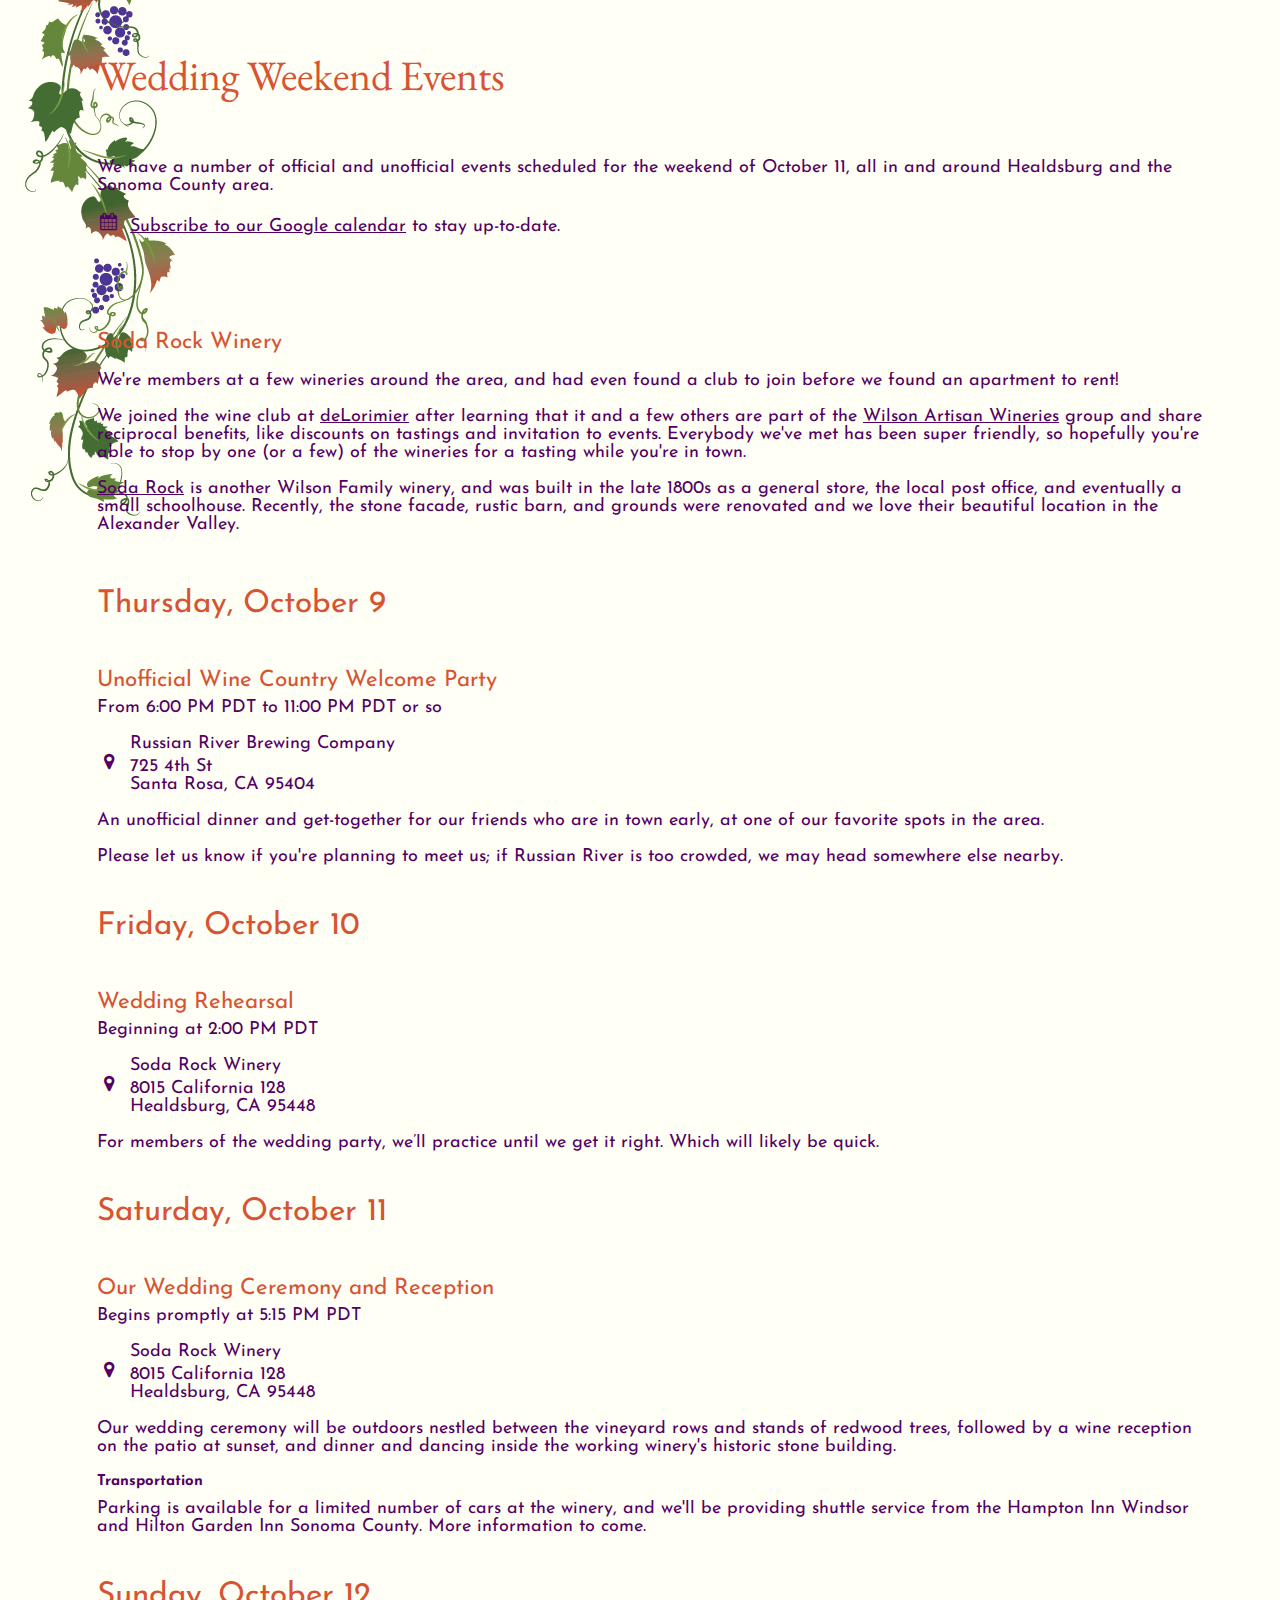
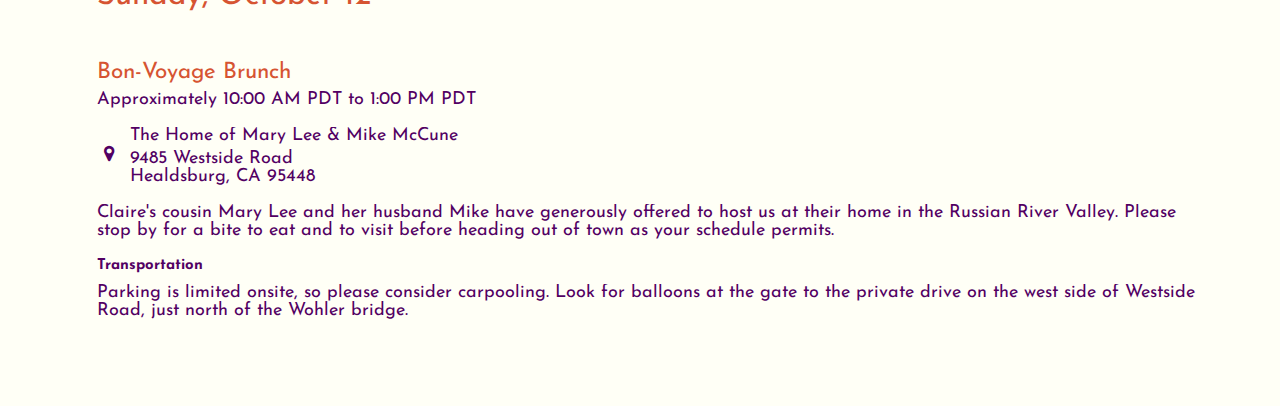
<file: html/events/index.html>
<!DOCTYPE html>
<!--[if lt IE 7]>	<html class="no-js lt-ie9 lt-ie8 lt-ie7"> <![endif]-->
<!--[if IE 7]>		<html class="no-js lt-ie9 lt-ie8"> <![endif]-->
<!--[if IE 8]>		<html class="no-js lt-ie9"> <![endif]-->
<!--[if gt IE 8]><!--> <html class="no-js"> <!--<![endif]-->
	<head>
		<meta charset="utf-8">
		<meta http-equiv="X-UA-Compatible" content="IE=edge,chrome=1">

		<title>Events : Claire &amp; Joe</title>
		<meta name="description" content="">

		<meta name="viewport" content="width=device-width, initial-scale=1">
		<base target="_blank">

		<link href="http://fonts.googleapis.com/css?family=EB+Garamond|Josefin+Sans" rel="stylesheet" type="text/css">
		<link href="http://netdna.bootstrapcdn.com/font-awesome/4.0.3/css/font-awesome.css" rel="stylesheet">

		<link rel="stylesheet" href="../css/normalize.min.css">
		<link rel="stylesheet" href="../css/main.css">

		<script src="../js/vendor/modernizr-2.6.2.min.js"></script>
	</head>
	<body class="content events">
		<!--[if lt IE 7]>
			<p class="browsehappy">You are using an <strong>outdated</strong> browser. Please <a href="http://browsehappy.com/">upgrade your browser</a> to improve your experience.</p>
		<![endif]-->

		<div class="page" id="top">
			<header>
				<h1>Wedding Weekend Events</h1>
			</header>

			<section id="intro">
				<p>We have a number of official and unofficial events scheduled for the weekend of October 11, all in and around Healdsburg and the Sonoma County area.</p>
				<p><a href="../calendar/" class="external"><i class="fa fa-calendar fa-fw"></i>Subscribe to our Google calendar</a> to stay up-to-date.</p>
			</section>
			<section id="venue">
				<h3>Soda Rock Winery</h3>
				<p>We're members at a few wineries around the area, and had even found a club to join before we found an apartment to rent!</p>
				<p>We joined the wine club at <a href="http://www.delorimierwinery.com/" class="external">deLorimier</a> after learning that it and a few others are part of the <a href="http://www.delorimierwinery.com/pages/wilson-artisan-wineries" class="external">Wilson Artisan Wineries</a> group and share reciprocal benefits, like discounts on tastings and invitation to events.  Everybody we've met has been super friendly, so hopefully you're able to stop by one (or a few) of the wineries for a tasting while you're in town.</p>
				<p><a href="http://www.sodarockwinery.com/" class="external">Soda Rock</a> is another Wilson Family winery, and was built in the late 1800s as a general store, the local post office, and eventually a small schoolhouse.  Recently, the stone facade, rustic barn, and grounds were renovated and we love their beautiful location in the Alexander Valley.</p>
	 		</section>

			<section id="events">
				<h2>Thursday, October 9</h2>
				<div>
					<h3>Unofficial Wine Country Welcome Party</h3>
					<h4>From 6:00 PM PDT to 11:00 PM PDT or so</h4>
					<address>

						<i class="fa fa-fw"></i><a href="http://russianriverbrewing.com/" class="reverse">Russian River Brewing Company</a><br />
						<a href="https://goo.gl/maps/64gGR" class="reverse"><i class="fa fa-map-marker fa-fw"></i>725 4th St<br />
						<i class="fa fa-fw"></i>Santa Rosa, CA 95404</a>
					</address>
					<p>An unofficial dinner and get-together for our friends who are in town early, at one of our favorite spots in the area.</p>
					<p>Please let us know if you're planning to meet us; if Russian River is too crowded, we may head somewhere else nearby.</p>
				</div>
				<h2>Friday, October 10</h2>
				<div>
					<h3>Wedding Rehearsal</h3>
					<h4>Beginning at 2:00 PM PDT</h4>
					<address>
						<i class="fa fa-fw"></i><a href="http://www.sodarockwinery.com/" class="reverse">Soda Rock Winery</a><br />
						<a href="https://goo.gl/maps/Xc0qD" class="reverse"><i class="fa fa-map-marker fa-fw"></i>8015 California 128<br />
						<i class="fa fa-fw"></i>Healdsburg, CA 95448</a>
					</address>
					<p>For members of the wedding party, we’ll practice until we get it right.  Which will likely be quick.</p>
				</div>
				<h2>Saturday, October 11</h2>
				<div>
					<h3>Our Wedding Ceremony and Reception</h3>
					<h4>Begins promptly at 5:15 PM PDT</h4>
					<address>
						<i class="fa fa-fw"></i><a href="http://www.sodarockwinery.com/" class="reverse">Soda Rock Winery</a><br />
						<a href="https://goo.gl/maps/Xc0qD" class="reverse"><i class="fa fa-map-marker fa-fw"></i>8015 California 128<br />
						<i class="fa fa-fw"></i>Healdsburg, CA 95448</a>
					</address>
					<p>Our wedding ceremony will be outdoors nestled between the vineyard rows and stands of redwood trees, followed by a wine reception on the patio at sunset, and dinner and dancing inside the working winery's historic stone building.</p>
					<h5>Transportation</h5>
					<p>Parking is available for a limited number of cars at the winery, and we'll be providing shuttle service from the Hampton Inn Windsor and Hilton Garden Inn Sonoma County.  More information to come.</p>
				</div>
				<h2>Sunday, October 12</h2>
				<div>
					<h3>Bon-Voyage Brunch</h3>
					<h4>Approximately 10:00 AM PDT to 1:00 PM PDT</h4>
					<address>
						<i class="fa fa-fw"></i>The Home of Mary Lee &amp; Mike McCune<br />
						<a href="https://goo.gl/maps/aXIKv" class="reverse"><i class="fa fa-map-marker fa-fw"></i>9485 Westside Road<br />
						<i class="fa fa-fw"></i>Healdsburg, CA 95448</a>
					</address>
					<p>Claire's cousin Mary Lee and her husband Mike have generously offered to host us at their home in the Russian River Valley.  Please stop by for a bite to eat and to visit before heading out of town as your schedule permits.</p>
					<h5>Transportation</h5>
					<p>Parking is limited onsite, so please consider carpooling.  Look for balloons at the gate to the private drive on the west side of Westside Road, just north of the Wohler bridge.<p>
				</div>
			</section>

		</div>

		<footer class="back"><a target="_self" href="../"><i class="fa fa-home fa-fw"></i>Back to Home</a></footer>

		<script src="//ajax.googleapis.com/ajax/libs/jquery/1.11.0/jquery.min.js"></script>
		<script>window.jQuery || document.write('<script src="../js/vendor/jquery-1.11.0.min.js"><\/script>')</script>

		<script src="../js/plugins.js"></script>
		<script src="../js/main.js"></script>

		<!-- Google Analytics -->
		<script>
			(function(i,s,o,g,r,a,m){i['GoogleAnalyticsObject']=r;i[r]=i[r]||function(){
			(i[r].q=i[r].q||[]).push(arguments)},i[r].l=1*new Date();a=s.createElement(o),
  			m=s.getElementsByTagName(o)[0];a.async=1;a.src=g;m.parentNode.insertBefore(a,m)
  			})(window,document,'script','//www.google-analytics.com/analytics.js','ga');
			ga('create', 'UA-50830737-1', 'joemorrow.org');
			ga('send', 'pageview');
		</script>
	</body>
</html>
</file>
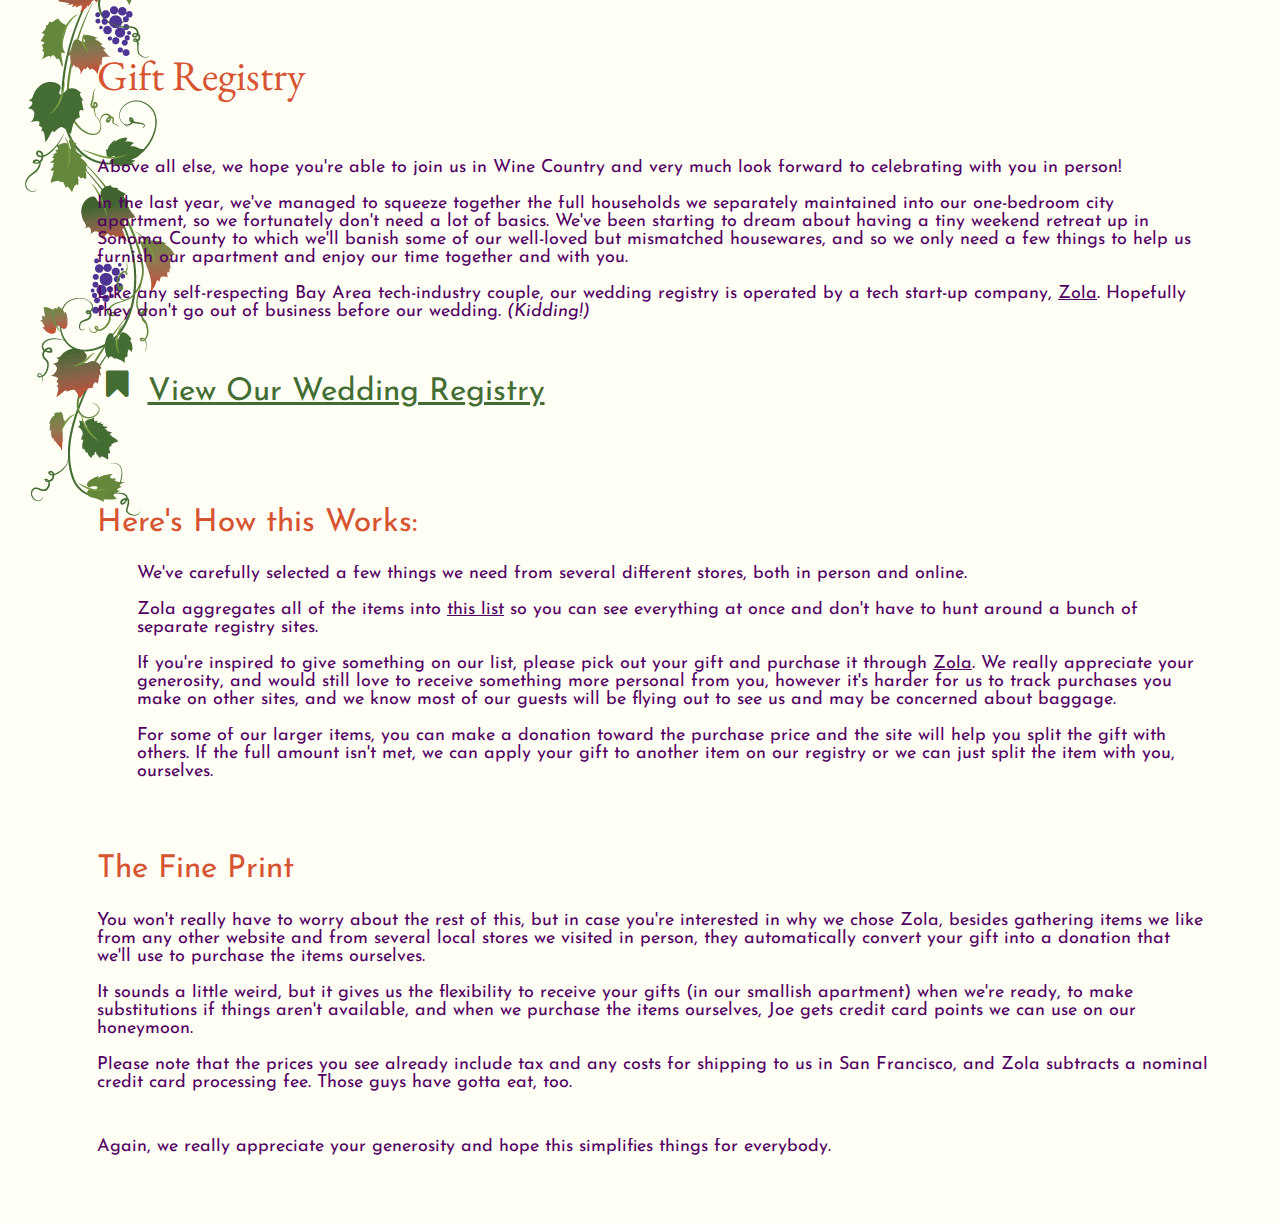
<file: html/registry/index.html>
<!DOCTYPE html>
<!--[if lt IE 7]>	<html class="no-js lt-ie9 lt-ie8 lt-ie7"> <![endif]-->
<!--[if IE 7]>		<html class="no-js lt-ie9 lt-ie8"> <![endif]-->
<!--[if IE 8]>		<html class="no-js lt-ie9"> <![endif]-->
<!--[if gt IE 8]><!--> <html class="no-js"> <!--<![endif]-->
	<head>
		<meta charset="utf-8">
		<meta http-equiv="X-UA-Compatible" content="IE=edge,chrome=1">

		<title>Gift Registry : Claire &amp; Joe</title>
		<meta name="description" content="">

		<meta name="viewport" content="width=device-width, initial-scale=1">
		<base target="_blank">

		<link href="http://fonts.googleapis.com/css?family=EB+Garamond|Josefin+Sans" rel="stylesheet" type="text/css">
		<link href="http://netdna.bootstrapcdn.com/font-awesome/4.0.3/css/font-awesome.css" rel="stylesheet">

		<link rel="stylesheet" href="../css/normalize.min.css">
		<link rel="stylesheet" href="../css/main.css">

		<script src="../js/vendor/modernizr-2.6.2.min.js"></script>
	</head>
	<body class="content registry">
		<!--[if lt IE 7]>
			<p class="browsehappy">You are using an <strong>outdated</strong> browser. Please <a href="http://browsehappy.com/">upgrade your browser</a> to improve your experience.</p>
		<![endif]-->

		<div class="page" id="top">
			<header>
				<h1>Gift Registry</h1>
			</header>

			<section>
				<p>Above all else, we hope you're able to join us in Wine Country and very much look forward to celebrating with you in person!</p>
				<p>In the last year, we've managed to squeeze together the full households we separately maintained into our one-bedroom city apartment, so we fortunately don't need a lot of basics.  We've been starting to dream about having a tiny weekend retreat up in Sonoma County to which we'll banish some of our well-loved but mismatched housewares, and so we only need a few things to help us furnish our apartment and enjoy our time together and with you.</p>
				<p>Like any self-respecting Bay Area tech-industry couple, our wedding registry is operated by a tech start-up company, <a href="http://www.zola.com/" class="external">Zola</a>.  Hopefully they don't go out of business before our wedding.  <em>(Kidding!)</em></p>

				<h2 id="registry-link"><a href="registry.php" class="external"><i class="fa fa-fw fa-bookmark"></i>View Our Wedding Registry</a></h2>

			</section>

			<section id="instructions">
				<h2>Here's How this Works:</h2>
				<ol>
					<li>We've carefully selected a few things we need from several different stores, both in person and online.</li>
					<li>Zola aggregates all of the items into <a href="registry.php" class="external">this list</a> so you can see everything at once and don't have to hunt around a bunch of separate registry sites.</li>
					<li>If you're inspired to give something on our list, please pick out your gift and purchase it through <a href="registry.php" class="external">Zola</a>.  We really appreciate your generosity, and would still love to receive something more personal from you, however it's harder for us to track purchases you make on other sites, and we know most of our guests will be flying out to see us and may be concerned about baggage.</li>
					<li>For some of our larger items, you can make a donation toward the purchase price and the site will help you split the gift with others.  If the full amount isn't met, we can apply your gift to another item on our registry or we can just split the item with you, ourselves.</li>
				</ol>
			</section>
			
			<section id="disclaimer">
				<h2>The Fine Print</h2>
				<p>You won't really have to worry about the rest of this, but in case you're interested in why we chose Zola, besides gathering items we like from any other website and from several local stores we visited in person, they automatically convert your gift into a donation that we'll use to purchase the items ourselves.</p>
				<p>It sounds a little weird, but it gives us the flexibility to receive your gifts (in our smallish apartment) when we're ready, to make substitutions if things aren't available, and when we purchase the items ourselves, Joe gets credit card points we can use on our honeymoon.</p>
				<p>Please note that the prices you see already include tax and any costs for shipping to us in San Francisco, and Zola subtracts a nominal credit card processing fee.  Those guys have gotta eat, too.</p>
			</section>

			<section>
				<p>Again, we really appreciate your generosity and hope this simplifies things for everybody.</p>
			</section>
		</div>

		<footer class="back"><a target="_self" href="../"><i class="fa fa-home fa-fw"></i>Back to Home</a></footer>


		<script src="//ajax.googleapis.com/ajax/libs/jquery/1.11.0/jquery.min.js"></script>
		<script>window.jQuery || document.write('<script src="../js/vendor/jquery-1.11.0.min.js"><\/script>')</script>

		<script src="../js/plugins.js"></script>
		<script src="../js/main.js"></script>

		<!-- Google Analytics -->
		<script>
			(function(i,s,o,g,r,a,m){i['GoogleAnalyticsObject']=r;i[r]=i[r]||function(){
			(i[r].q=i[r].q||[]).push(arguments)},i[r].l=1*new Date();a=s.createElement(o),
  			m=s.getElementsByTagName(o)[0];a.async=1;a.src=g;m.parentNode.insertBefore(a,m)
  			})(window,document,'script','//www.google-analytics.com/analytics.js','ga');
			ga('create', 'UA-50830737-1', 'joemorrow.org');
			ga('send', 'pageview');
		</script>
	</body>
</html>
</file>
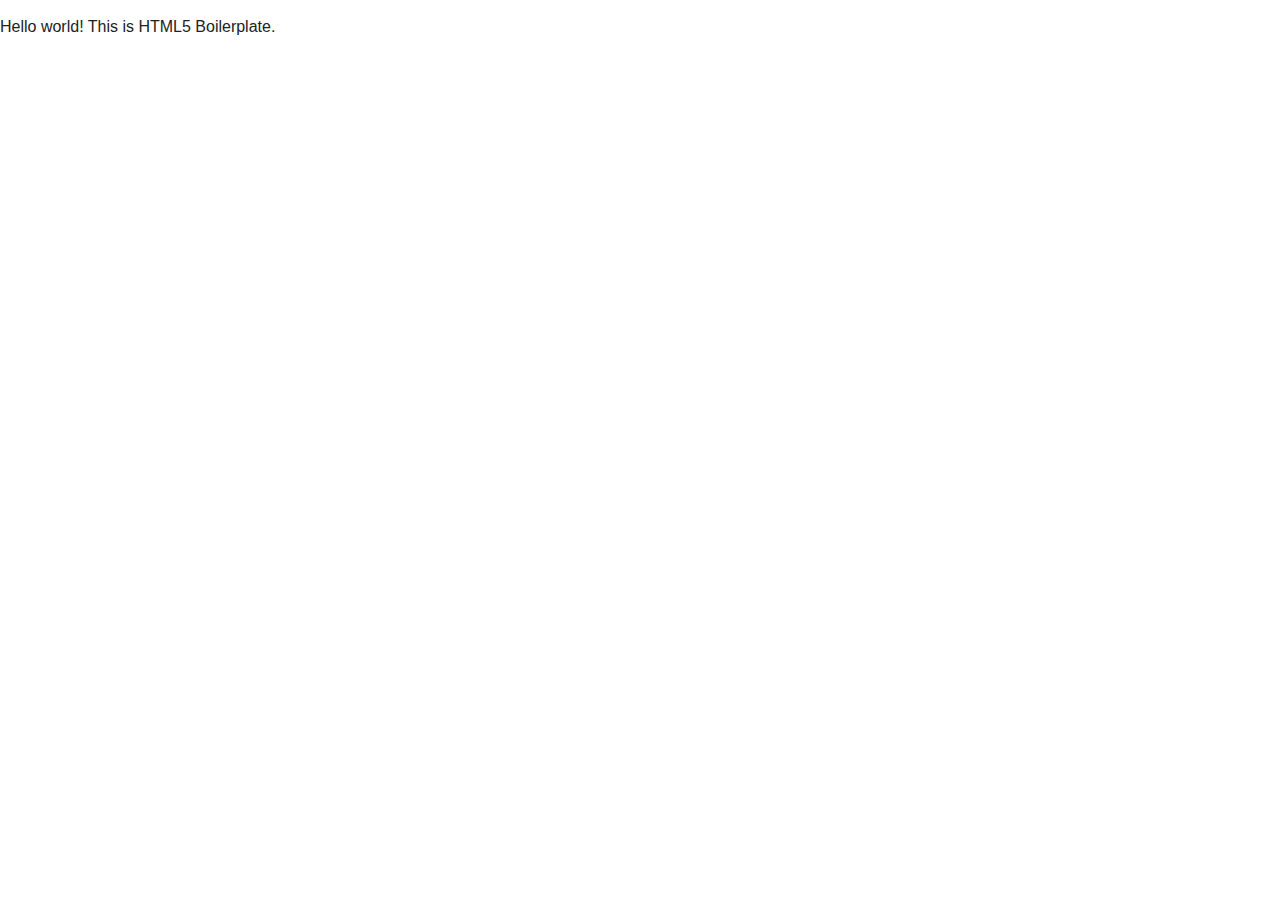
<file: src/Codebase/initializr/index.html>
<!DOCTYPE html>
<!--[if lt IE 7]>      <html class="no-js lt-ie9 lt-ie8 lt-ie7"> <![endif]-->
<!--[if IE 7]>         <html class="no-js lt-ie9 lt-ie8"> <![endif]-->
<!--[if IE 8]>         <html class="no-js lt-ie9"> <![endif]-->
<!--[if gt IE 8]><!--> <html class="no-js"> <!--<![endif]-->
    <head>
        <meta charset="utf-8">
        <meta http-equiv="X-UA-Compatible" content="IE=edge,chrome=1">
        <title></title>
        <meta name="description" content="">
        <meta name="viewport" content="width=device-width, initial-scale=1">

        <link rel="stylesheet" href="css/normalize.min.css">
        <link rel="stylesheet" href="css/main.css">

        <script src="js/vendor/modernizr-2.6.2.min.js"></script>
    </head>
    <body>
        <!--[if lt IE 7]>
            <p class="browsehappy">You are using an <strong>outdated</strong> browser. Please <a href="http://browsehappy.com/">upgrade your browser</a> to improve your experience.</p>
        <![endif]-->

        <p>Hello world! This is HTML5 Boilerplate.</p>

        <script src="//ajax.googleapis.com/ajax/libs/jquery/1.11.0/jquery.min.js"></script>
        <script>window.jQuery || document.write('<script src="js/vendor/jquery-1.11.0.min.js"><\/script>')</script>

        <script src="js/plugins.js"></script>
        <script src="js/main.js"></script>

        <!-- Google Analytics: change UA-XXXXX-X to be your site's ID. -->
        <script>
            (function(b,o,i,l,e,r){b.GoogleAnalyticsObject=l;b[l]||(b[l]=
            function(){(b[l].q=b[l].q||[]).push(arguments)});b[l].l=+new Date;
            e=o.createElement(i);r=o.getElementsByTagName(i)[0];
            e.src='//www.google-analytics.com/analytics.js';
            r.parentNode.insertBefore(e,r)}(window,document,'script','ga'));
            ga('create','UA-XXXXX-X');ga('send','pageview');
        </script>
    </body>
</html>
</file>
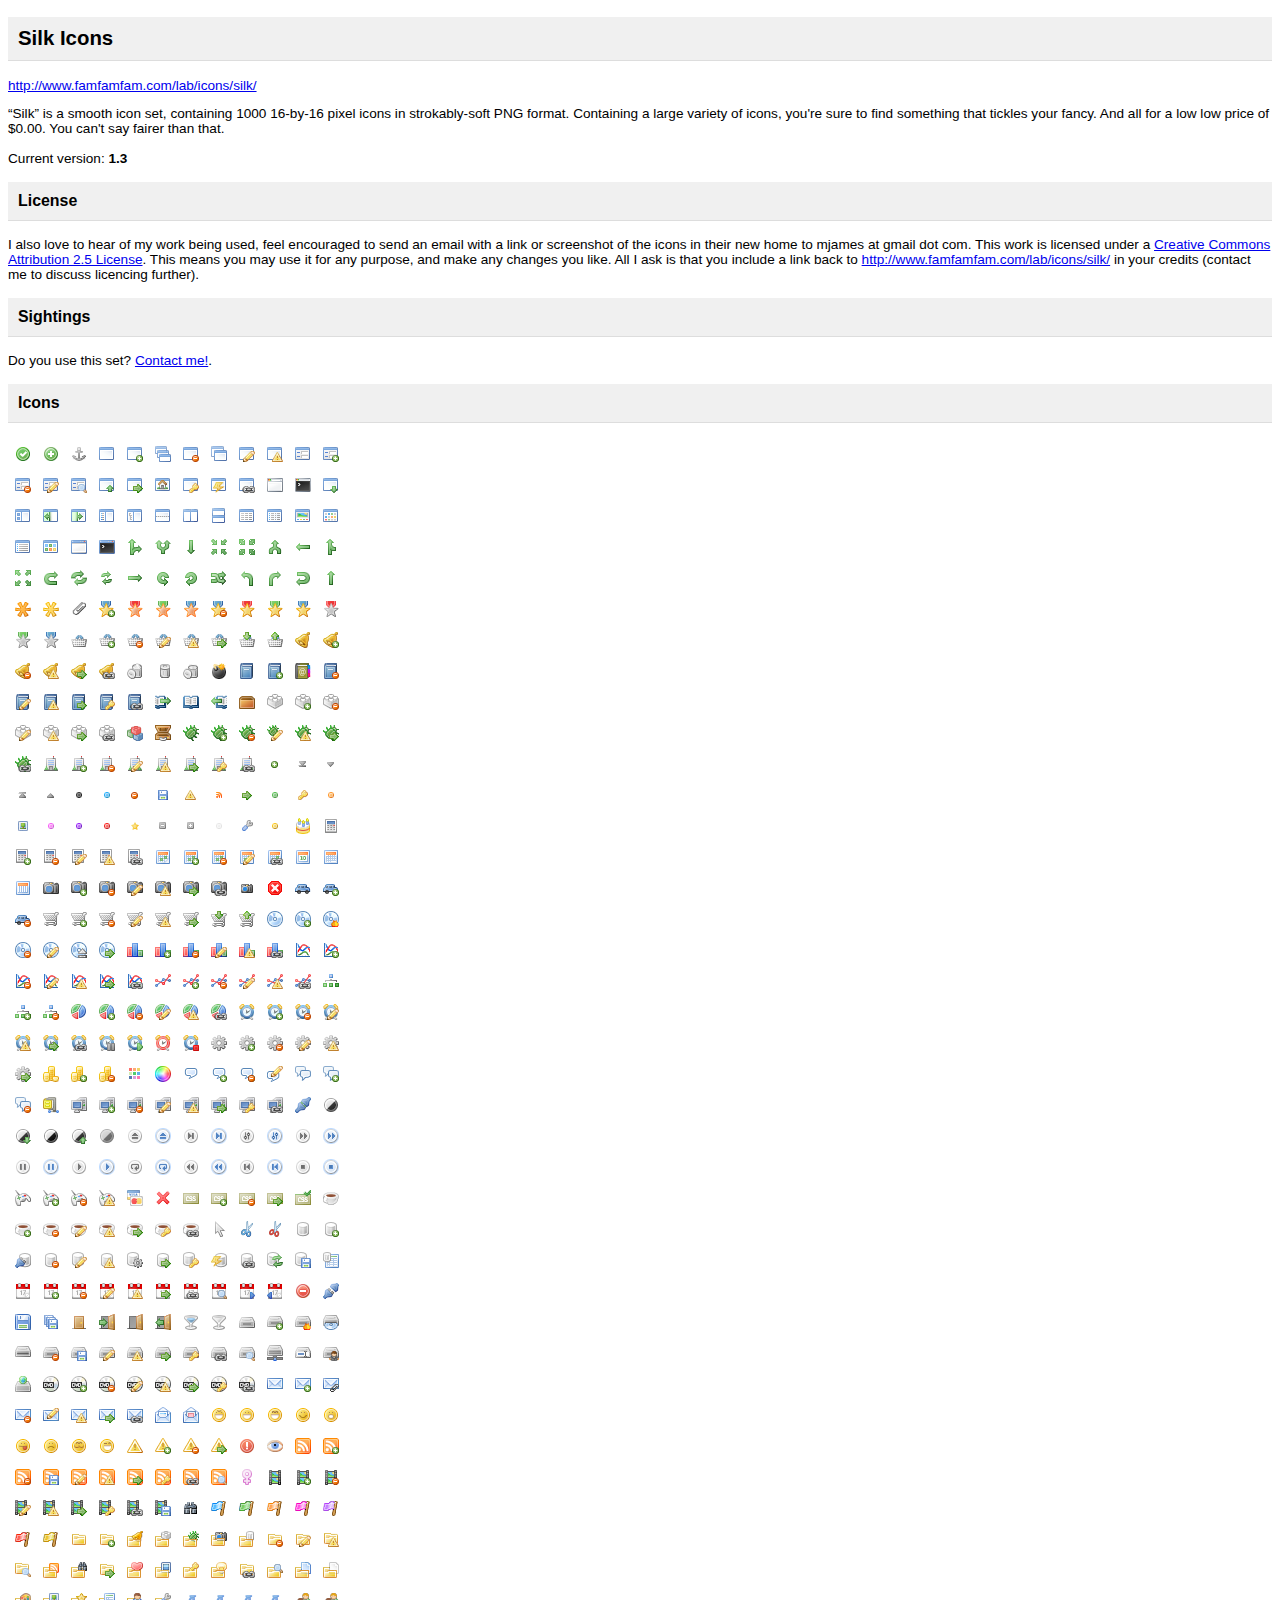
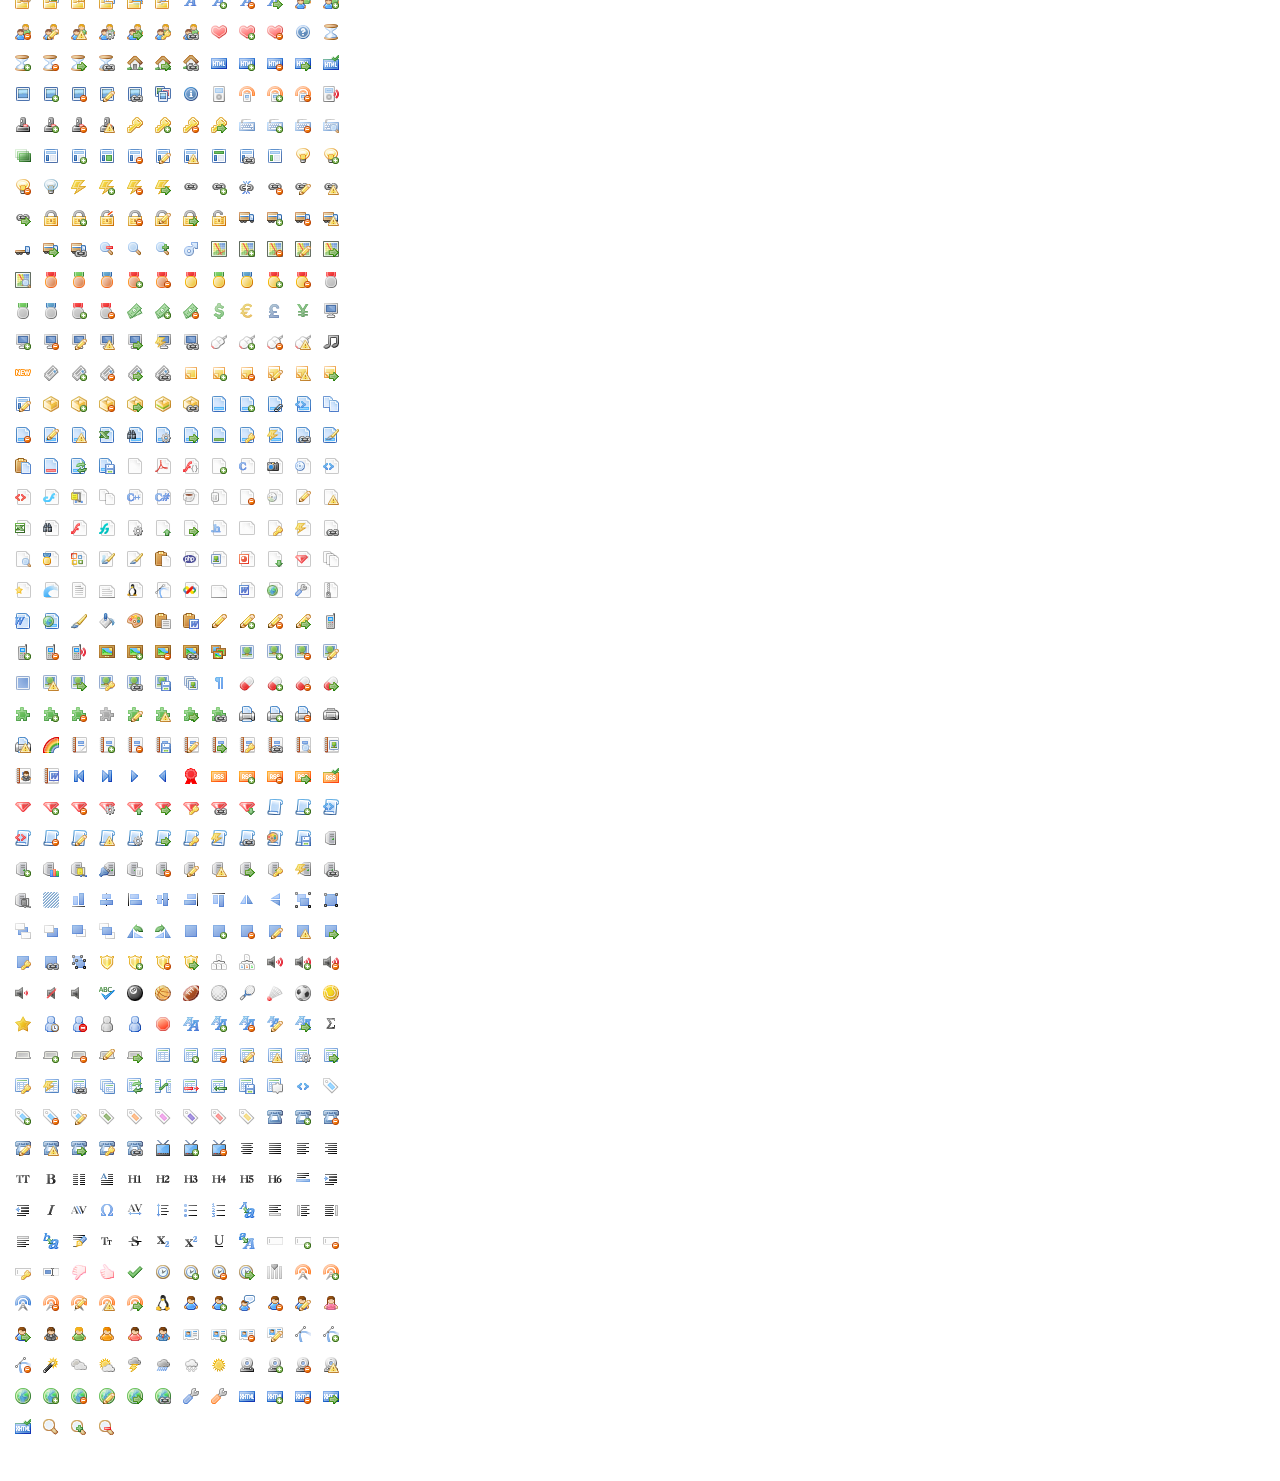
<file: src/Images/famfamfam_silk_icons_v013/readme.html>
<!DOCTYPE html PUBLIC "-//W3C//DTD XHTML 1.0 Strict//EN" "http://www.w3.org/TR/xhtml1/DTD/xhtml1-strict.dtd">
<html xmlns="http://www.w3.org/1999/xhtml" xml:lang="en" lang="en">

	<!-- Document HEAD -->
	<head>
	
		<title>famfamfam.com: Silk Icons</title>

		<meta http-equiv="Content-Type" content="text/html; charset=utf-8" />

		<meta name="mssmarttagspreventparsing" content="true" />
		<meta name="robots" content="all" />		
		<meta http-equiv="imagetoolbar" content="no" />

		<meta name="author" content="Mark James" />
		<meta name="copyright" content="Mark James" />
		<meta name="revisit-after" content="7 days" />		
		
	    <style type="text/css">
<!--
body {
	font-family: Verdana, Arial, Helvetica, sans-serif;
	font-size: 85%;
}

h1,h2,h3 {
padding: 10px;
background-color: #F0F0F0;
border-bottom: 1px solid #DDD;
}

table td {
padding: 5px;
}

td em {
display: none;
}
-->
        </style>
	</head>

	<!-- Document BODY -->
	<body>

		<div id="container-outer">
			<div id="container-inner">
					<div id="content-inner">				

						<h2>Silk Icons</h2>
						<p><a href="http://www.famfamfam.com/lab/icons/silk/">http://www.famfamfam.com/lab/icons/silk/</a></p>
					  <p>
							&#8220;Silk&#8221; is a smooth icon set, containing 1000 16-by-16 pixel icons in
							strokably-soft PNG format. Containing a large variety of icons, you're sure to find something
							that tickles your fancy. And all for a low low price of $0.00. You can't say fairer than that.
							
							<br />
							<br/>

						  <!--
							<a class="download-link" href="famfamfam_mini_icons.zip">Download</a><br />
							-->
							
						  Current version: <strong>1.3</strong></p>
						
						<h3>License</h3>
						<p>
						<!-- Creative Commons License -->
						I also love to hear of my work being used, feel encouraged to send an email
						with a link or screenshot of the icons in their new home to
						mjames&nbsp;<span class="email">at</span>&nbsp;gmail&nbsp;<span class="email">dot</span>&nbsp;com.
						This work is licensed under a <a rel="license" href="http://creativecommons.org/licenses/by/2.5/">Creative Commons Attribution 2.5 License</a>.
						This means you may use it for any purpose, and make any changes you like.
						All I ask is that you include a link back to <a href="http://www.famfamfam.com/lab/icons/silk/">http://www.famfamfam.com/lab/icons/silk/</a> in your credits (contact me to discuss licencing further).
						<!-- /Creative Commons License -->

						
						<!--
						
						<rdf:RDF xmlns="http://web.resource.org/cc/"
							xmlns:dc="http://purl.org/dc/elements/1.1/"
							xmlns:rdf="http://www.w3.org/1999/02/22-rdf-syntax-ns#">
						<Work rdf:about="">
						   <dc:title>Silk icons</dc:title>
						   <dc:date>2005</dc:date>
						   <dc:description>'Silk' icon set.</dc:description>
						   <dc:creator><Agent>
							  <dc:title>Mark James</dc:title>
						   </Agent></dc:creator>
						   <dc:rights><Agent>
							  <dc:title>Mark James</dc:title>
						   </Agent></dc:rights>
						   <dc:type rdf:resource="http://purl.org/dc/dcmitype/StillImage" />
						   <dc:source rdf:resource="http://www.famfamfam.com/lab/icons/silk/"/>
						   <license rdf:resource="http://creativecommons.org/licenses/by/2.5/" />
						</Work>
						
						<License rdf:about="http://creativecommons.org/licenses/by/2.5/">
						   <permits rdf:resource="http://web.resource.org/cc/Reproduction" />
						   <permits rdf:resource="http://web.resource.org/cc/Distribution" />
						   <requires rdf:resource="http://web.resource.org/cc/Notice" />
						   <requires rdf:resource="http://web.resource.org/cc/Attribution" />
						   <permits rdf:resource="http://web.resource.org/cc/DerivativeWorks" />
						</License>
						
						</rdf:RDF>
						
						-->
						</p>
						
						<h3>Sightings</h3>
						
						<p>
						Do you use this set? <a href="http://www.famfamfam.com/about/?contact=Silk%20icons%20in%20the%20wild">Contact me!</a>.
						</p>
						
						
						<h3>Icons</h3>

						
						<p><table>
	<tr>
		<td><img src="icons/accept.png" title="accept.png" alt="accept "/><em>accept.png</em></td>
		<td><img src="icons/add.png" title="add.png" alt="add "/><em>add.png</em></td>

		<td><img src="icons/anchor.png" title="anchor.png" alt="anchor "/><em>anchor.png</em></td>
		<td><img src="icons/application.png" title="application.png" alt="application "/><em>application.png</em></td>
		<td><img src="icons/application_add.png" title="application_add.png" alt="application add "/><em>application_add.png</em></td>
		<td><img src="icons/application_cascade.png" title="application_cascade.png" alt="application cascade "/><em>application_cascade.png</em></td>
		<td><img src="icons/application_delete.png" title="application_delete.png" alt="application delete "/><em>application_delete.png</em></td>
		<td><img src="icons/application_double.png" title="application_double.png" alt="application double "/><em>application_double.png</em></td>

		<td><img src="icons/application_edit.png" title="application_edit.png" alt="application edit "/><em>application_edit.png</em></td>
		<td><img src="icons/application_error.png" title="application_error.png" alt="application error "/><em>application_error.png</em></td>
		<td><img src="icons/application_form.png" title="application_form.png" alt="application form "/><em>application_form.png</em></td>
		<td><img src="icons/application_form_add.png" title="application_form_add.png" alt="application form add "/><em>application_form_add.png</em></td>
	</tr>
	<tr>
		<td><img src="icons/application_form_delete.png" title="application_form_delete.png" alt="application form delete "/><em>application_form_delete.png</em></td>

		<td><img src="icons/application_form_edit.png" title="application_form_edit.png" alt="application form edit "/><em>application_form_edit.png</em></td>
		<td><img src="icons/application_form_magnify.png" title="application_form_magnify.png" alt="application form magnify "/><em>application_form_magnify.png</em></td>
		<td><img src="icons/application_get.png" title="application_get.png" alt="application get "/><em>application_get.png</em></td>
		<td><img src="icons/application_go.png" title="application_go.png" alt="application go "/><em>application_go.png</em></td>
		<td><img src="icons/application_home.png" title="application_home.png" alt="application home "/><em>application_home.png</em></td>
		<td><img src="icons/application_key.png" title="application_key.png" alt="application key "/><em>application_key.png</em></td>

		<td><img src="icons/application_lightning.png" title="application_lightning.png" alt="application lightning "/><em>application_lightning.png</em></td>
		<td><img src="icons/application_link.png" title="application_link.png" alt="application link "/><em>application_link.png</em></td>
		<td><img src="icons/application_osx.png" title="application_osx.png" alt="application osx "/><em>application_osx.png</em></td>
		<td><img src="icons/application_osx_terminal.png" title="application_osx_terminal.png" alt="application osx terminal "/><em>application_osx_terminal.png</em></td>
		<td><img src="icons/application_put.png" title="application_put.png" alt="application put "/><em>application_put.png</em></td>
	</tr>

	<tr>
		<td><img src="icons/application_side_boxes.png" title="application_side_boxes.png" alt="application side boxes "/><em>application_side_boxes.png</em></td>
		<td><img src="icons/application_side_contract.png" title="application_side_contract.png" alt="application side contract "/><em>application_side_contract.png</em></td>
		<td><img src="icons/application_side_expand.png" title="application_side_expand.png" alt="application side expand "/><em>application_side_expand.png</em></td>
		<td><img src="icons/application_side_list.png" title="application_side_list.png" alt="application side list "/><em>application_side_list.png</em></td>
		<td><img src="icons/application_side_tree.png" title="application_side_tree.png" alt="application side tree "/><em>application_side_tree.png</em></td>

		<td><img src="icons/application_split.png" title="application_split.png" alt="application split "/><em>application_split.png</em></td>
		<td><img src="icons/application_tile_horizontal.png" title="application_tile_horizontal.png" alt="application tile horizontal "/><em>application_tile_horizontal.png</em></td>
		<td><img src="icons/application_tile_vertical.png" title="application_tile_vertical.png" alt="application tile vertical "/><em>application_tile_vertical.png</em></td>
		<td><img src="icons/application_view_columns.png" title="application_view_columns.png" alt="application view columns "/><em>application_view_columns.png</em></td>
		<td><img src="icons/application_view_detail.png" title="application_view_detail.png" alt="application view detail "/><em>application_view_detail.png</em></td>
		<td><img src="icons/application_view_gallery.png" title="application_view_gallery.png" alt="application view gallery "/><em>application_view_gallery.png</em></td>

		<td><img src="icons/application_view_icons.png" title="application_view_icons.png" alt="application view icons "/><em>application_view_icons.png</em></td>
	</tr>
	<tr>
		<td><img src="icons/application_view_list.png" title="application_view_list.png" alt="application view list "/><em>application_view_list.png</em></td>
		<td><img src="icons/application_view_tile.png" title="application_view_tile.png" alt="application view tile "/><em>application_view_tile.png</em></td>
		<td><img src="icons/application_xp.png" title="application_xp.png" alt="application xp "/><em>application_xp.png</em></td>
		<td><img src="icons/application_xp_terminal.png" title="application_xp_terminal.png" alt="application xp terminal "/><em>application_xp_terminal.png</em></td>

		<td><img src="icons/arrow_branch.png" title="arrow_branch.png" alt="arrow branch "/><em>arrow_branch.png</em></td>
		<td><img src="icons/arrow_divide.png" title="arrow_divide.png" alt="arrow divide "/><em>arrow_divide.png</em></td>
		<td><img src="icons/arrow_down.png" title="arrow_down.png" alt="arrow down "/><em>arrow_down.png</em></td>
		<td><img src="icons/arrow_in.png" title="arrow_in.png" alt="arrow in "/><em>arrow_in.png</em></td>
		<td><img src="icons/arrow_inout.png" title="arrow_inout.png" alt="arrow inout "/><em>arrow_inout.png</em></td>
		<td><img src="icons/arrow_join.png" title="arrow_join.png" alt="arrow join "/><em>arrow_join.png</em></td>

		<td><img src="icons/arrow_left.png" title="arrow_left.png" alt="arrow left "/><em>arrow_left.png</em></td>
		<td><img src="icons/arrow_merge.png" title="arrow_merge.png" alt="arrow merge "/><em>arrow_merge.png</em></td>
	</tr>
	<tr>
		<td><img src="icons/arrow_out.png" title="arrow_out.png" alt="arrow out "/><em>arrow_out.png</em></td>
		<td><img src="icons/arrow_redo.png" title="arrow_redo.png" alt="arrow redo "/><em>arrow_redo.png</em></td>
		<td><img src="icons/arrow_refresh.png" title="arrow_refresh.png" alt="arrow refresh "/><em>arrow_refresh.png</em></td>

		<td><img src="icons/arrow_refresh_small.png" title="arrow_refresh_small.png" alt="arrow refresh small "/><em>arrow_refresh_small.png</em></td>
		<td><img src="icons/arrow_right.png" title="arrow_right.png" alt="arrow right "/><em>arrow_right.png</em></td>
		<td><img src="icons/arrow_rotate_anticlockwise.png" title="arrow_rotate_anticlockwise.png" alt="arrow rotate anticlockwise "/><em>arrow_rotate_anticlockwise.png</em></td>
		<td><img src="icons/arrow_rotate_clockwise.png" title="arrow_rotate_clockwise.png" alt="arrow rotate clockwise "/><em>arrow_rotate_clockwise.png</em></td>
		<td><img src="icons/arrow_switch.png" title="arrow_switch.png" alt="arrow switch "/><em>arrow_switch.png</em></td>
		<td><img src="icons/arrow_turn_left.png" title="arrow_turn_left.png" alt="arrow turn left "/><em>arrow_turn_left.png</em></td>

		<td><img src="icons/arrow_turn_right.png" title="arrow_turn_right.png" alt="arrow turn right "/><em>arrow_turn_right.png</em></td>
		<td><img src="icons/arrow_undo.png" title="arrow_undo.png" alt="arrow undo "/><em>arrow_undo.png</em></td>
		<td><img src="icons/arrow_up.png" title="arrow_up.png" alt="arrow up "/><em>arrow_up.png</em></td>
	</tr>
	<tr>
		<td><img src="icons/asterisk_orange.png" title="asterisk_orange.png" alt="asterisk orange "/><em>asterisk_orange.png</em></td>
		<td><img src="icons/asterisk_yellow.png" title="asterisk_yellow.png" alt="asterisk yellow "/><em>asterisk_yellow.png</em></td>

		<td><img src="icons/attach.png" title="attach.png" alt="attach "/><em>attach.png</em></td>
		<td><img src="icons/award_star_add.png" title="award_star_add.png" alt="award star add "/><em>award_star_add.png</em></td>
		<td><img src="icons/award_star_bronze_1.png" title="award_star_bronze_1.png" alt="award star bronze 1 "/><em>award_star_bronze_1.png</em></td>
		<td><img src="icons/award_star_bronze_2.png" title="award_star_bronze_2.png" alt="award star bronze 2 "/><em>award_star_bronze_2.png</em></td>
		<td><img src="icons/award_star_bronze_3.png" title="award_star_bronze_3.png" alt="award star bronze 3 "/><em>award_star_bronze_3.png</em></td>
		<td><img src="icons/award_star_delete.png" title="award_star_delete.png" alt="award star delete "/><em>award_star_delete.png</em></td>

		<td><img src="icons/award_star_gold_1.png" title="award_star_gold_1.png" alt="award star gold 1 "/><em>award_star_gold_1.png</em></td>
		<td><img src="icons/award_star_gold_2.png" title="award_star_gold_2.png" alt="award star gold 2 "/><em>award_star_gold_2.png</em></td>
		<td><img src="icons/award_star_gold_3.png" title="award_star_gold_3.png" alt="award star gold 3 "/><em>award_star_gold_3.png</em></td>
		<td><img src="icons/award_star_silver_1.png" title="award_star_silver_1.png" alt="award star silver 1 "/><em>award_star_silver_1.png</em></td>
	</tr>
	<tr>
		<td><img src="icons/award_star_silver_2.png" title="award_star_silver_2.png" alt="award star silver 2 "/><em>award_star_silver_2.png</em></td>

		<td><img src="icons/award_star_silver_3.png" title="award_star_silver_3.png" alt="award star silver 3 "/><em>award_star_silver_3.png</em></td>
		<td><img src="icons/basket.png" title="basket.png" alt="basket "/><em>basket.png</em></td>
		<td><img src="icons/basket_add.png" title="basket_add.png" alt="basket add "/><em>basket_add.png</em></td>
		<td><img src="icons/basket_delete.png" title="basket_delete.png" alt="basket delete "/><em>basket_delete.png</em></td>
		<td><img src="icons/basket_edit.png" title="basket_edit.png" alt="basket edit "/><em>basket_edit.png</em></td>
		<td><img src="icons/basket_error.png" title="basket_error.png" alt="basket error "/><em>basket_error.png</em></td>

		<td><img src="icons/basket_go.png" title="basket_go.png" alt="basket go "/><em>basket_go.png</em></td>
		<td><img src="icons/basket_put.png" title="basket_put.png" alt="basket put "/><em>basket_put.png</em></td>
		<td><img src="icons/basket_remove.png" title="basket_remove.png" alt="basket remove "/><em>basket_remove.png</em></td>
		<td><img src="icons/bell.png" title="bell.png" alt="bell "/><em>bell.png</em></td>
		<td><img src="icons/bell_add.png" title="bell_add.png" alt="bell add "/><em>bell_add.png</em></td>
	</tr>

	<tr>
		<td><img src="icons/bell_delete.png" title="bell_delete.png" alt="bell delete "/><em>bell_delete.png</em></td>
		<td><img src="icons/bell_error.png" title="bell_error.png" alt="bell error "/><em>bell_error.png</em></td>
		<td><img src="icons/bell_go.png" title="bell_go.png" alt="bell go "/><em>bell_go.png</em></td>
		<td><img src="icons/bell_link.png" title="bell_link.png" alt="bell link "/><em>bell_link.png</em></td>
		<td><img src="icons/bin.png" title="bin.png" alt="bin "/><em>bin.png</em></td>

		<td><img src="icons/bin_closed.png" title="bin_closed.png" alt="bin closed "/><em>bin_closed.png</em></td>
		<td><img src="icons/bin_empty.png" title="bin_empty.png" alt="bin empty "/><em>bin_empty.png</em></td>
		<td><img src="icons/bomb.png" title="bomb.png" alt="bomb "/><em>bomb.png</em></td>
		<td><img src="icons/book.png" title="book.png" alt="book "/><em>book.png</em></td>
		<td><img src="icons/book_add.png" title="book_add.png" alt="book add "/><em>book_add.png</em></td>
		<td><img src="icons/book_addresses.png" title="book_addresses.png" alt="book addresses "/><em>book_addresses.png</em></td>

		<td><img src="icons/book_delete.png" title="book_delete.png" alt="book delete "/><em>book_delete.png</em></td>
	</tr>
	<tr>
		<td><img src="icons/book_edit.png" title="book_edit.png" alt="book edit "/><em>book_edit.png</em></td>
		<td><img src="icons/book_error.png" title="book_error.png" alt="book error "/><em>book_error.png</em></td>
		<td><img src="icons/book_go.png" title="book_go.png" alt="book go "/><em>book_go.png</em></td>
		<td><img src="icons/book_key.png" title="book_key.png" alt="book key "/><em>book_key.png</em></td>

		<td><img src="icons/book_link.png" title="book_link.png" alt="book link "/><em>book_link.png</em></td>
		<td><img src="icons/book_next.png" title="book_next.png" alt="book next "/><em>book_next.png</em></td>
		<td><img src="icons/book_open.png" title="book_open.png" alt="book open "/><em>book_open.png</em></td>
		<td><img src="icons/book_previous.png" title="book_previous.png" alt="book previous "/><em>book_previous.png</em></td>
		<td><img src="icons/box.png" title="box.png" alt="box "/><em>box.png</em></td>
		<td><img src="icons/brick.png" title="brick.png" alt="brick "/><em>brick.png</em></td>

		<td><img src="icons/brick_add.png" title="brick_add.png" alt="brick add "/><em>brick_add.png</em></td>
		<td><img src="icons/brick_delete.png" title="brick_delete.png" alt="brick delete "/><em>brick_delete.png</em></td>
	</tr>
	<tr>
		<td><img src="icons/brick_edit.png" title="brick_edit.png" alt="brick edit "/><em>brick_edit.png</em></td>
		<td><img src="icons/brick_error.png" title="brick_error.png" alt="brick error "/><em>brick_error.png</em></td>
		<td><img src="icons/brick_go.png" title="brick_go.png" alt="brick go "/><em>brick_go.png</em></td>

		<td><img src="icons/brick_link.png" title="brick_link.png" alt="brick link "/><em>brick_link.png</em></td>
		<td><img src="icons/bricks.png" title="bricks.png" alt="bricks "/><em>bricks.png</em></td>
		<td><img src="icons/briefcase.png" title="briefcase.png" alt="briefcase "/><em>briefcase.png</em></td>
		<td><img src="icons/bug.png" title="bug.png" alt="bug "/><em>bug.png</em></td>
		<td><img src="icons/bug_add.png" title="bug_add.png" alt="bug add "/><em>bug_add.png</em></td>
		<td><img src="icons/bug_delete.png" title="bug_delete.png" alt="bug delete "/><em>bug_delete.png</em></td>

		<td><img src="icons/bug_edit.png" title="bug_edit.png" alt="bug edit "/><em>bug_edit.png</em></td>
		<td><img src="icons/bug_error.png" title="bug_error.png" alt="bug error "/><em>bug_error.png</em></td>
		<td><img src="icons/bug_go.png" title="bug_go.png" alt="bug go "/><em>bug_go.png</em></td>
	</tr>
	<tr>
		<td><img src="icons/bug_link.png" title="bug_link.png" alt="bug link "/><em>bug_link.png</em></td>
		<td><img src="icons/building.png" title="building.png" alt="building "/><em>building.png</em></td>

		<td><img src="icons/building_add.png" title="building_add.png" alt="building add "/><em>building_add.png</em></td>
		<td><img src="icons/building_delete.png" title="building_delete.png" alt="building delete "/><em>building_delete.png</em></td>
		<td><img src="icons/building_edit.png" title="building_edit.png" alt="building edit "/><em>building_edit.png</em></td>
		<td><img src="icons/building_error.png" title="building_error.png" alt="building error "/><em>building_error.png</em></td>
		<td><img src="icons/building_go.png" title="building_go.png" alt="building go "/><em>building_go.png</em></td>
		<td><img src="icons/building_key.png" title="building_key.png" alt="building key "/><em>building_key.png</em></td>

		<td><img src="icons/building_link.png" title="building_link.png" alt="building link "/><em>building_link.png</em></td>
		<td><img src="icons/bullet_add.png" title="bullet_add.png" alt="bullet add "/><em>bullet_add.png</em></td>
		<td><img src="icons/bullet_arrow_bottom.png" title="bullet_arrow_bottom.png" alt="bullet arrow bottom "/><em>bullet_arrow_bottom.png</em></td>
		<td><img src="icons/bullet_arrow_down.png" title="bullet_arrow_down.png" alt="bullet arrow down "/><em>bullet_arrow_down.png</em></td>
	</tr>
	<tr>
		<td><img src="icons/bullet_arrow_top.png" title="bullet_arrow_top.png" alt="bullet arrow top "/><em>bullet_arrow_top.png</em></td>

		<td><img src="icons/bullet_arrow_up.png" title="bullet_arrow_up.png" alt="bullet arrow up "/><em>bullet_arrow_up.png</em></td>
		<td><img src="icons/bullet_black.png" title="bullet_black.png" alt="bullet black "/><em>bullet_black.png</em></td>
		<td><img src="icons/bullet_blue.png" title="bullet_blue.png" alt="bullet blue "/><em>bullet_blue.png</em></td>
		<td><img src="icons/bullet_delete.png" title="bullet_delete.png" alt="bullet delete "/><em>bullet_delete.png</em></td>
		<td><img src="icons/bullet_disk.png" title="bullet_disk.png" alt="bullet disk "/><em>bullet_disk.png</em></td>
		<td><img src="icons/bullet_error.png" title="bullet_error.png" alt="bullet error "/><em>bullet_error.png</em></td>

		<td><img src="icons/bullet_feed.png" title="bullet_feed.png" alt="bullet feed "/><em>bullet_feed.png</em></td>
		<td><img src="icons/bullet_go.png" title="bullet_go.png" alt="bullet go "/><em>bullet_go.png</em></td>
		<td><img src="icons/bullet_green.png" title="bullet_green.png" alt="bullet green "/><em>bullet_green.png</em></td>
		<td><img src="icons/bullet_key.png" title="bullet_key.png" alt="bullet key "/><em>bullet_key.png</em></td>
		<td><img src="icons/bullet_orange.png" title="bullet_orange.png" alt="bullet orange "/><em>bullet_orange.png</em></td>
	</tr>

	<tr>
		<td><img src="icons/bullet_picture.png" title="bullet_picture.png" alt="bullet picture "/><em>bullet_picture.png</em></td>
		<td><img src="icons/bullet_pink.png" title="bullet_pink.png" alt="bullet pink "/><em>bullet_pink.png</em></td>
		<td><img src="icons/bullet_purple.png" title="bullet_purple.png" alt="bullet purple "/><em>bullet_purple.png</em></td>
		<td><img src="icons/bullet_red.png" title="bullet_red.png" alt="bullet red "/><em>bullet_red.png</em></td>
		<td><img src="icons/bullet_star.png" title="bullet_star.png" alt="bullet star "/><em>bullet_star.png</em></td>

		<td><img src="icons/bullet_toggle_minus.png" title="bullet_toggle_minus.png" alt="bullet toggle minus "/><em>bullet_toggle_minus.png</em></td>
		<td><img src="icons/bullet_toggle_plus.png" title="bullet_toggle_plus.png" alt="bullet toggle plus "/><em>bullet_toggle_plus.png</em></td>
		<td><img src="icons/bullet_white.png" title="bullet_white.png" alt="bullet white "/><em>bullet_white.png</em></td>
		<td><img src="icons/bullet_wrench.png" title="bullet_wrench.png" alt="bullet wrench "/><em>bullet_wrench.png</em></td>
		<td><img src="icons/bullet_yellow.png" title="bullet_yellow.png" alt="bullet yellow "/><em>bullet_yellow.png</em></td>
		<td><img src="icons/cake.png" title="cake.png" alt="cake "/><em>cake.png</em></td>

		<td><img src="icons/calculator.png" title="calculator.png" alt="calculator "/><em>calculator.png</em></td>
	</tr>
	<tr>
		<td><img src="icons/calculator_add.png" title="calculator_add.png" alt="calculator add "/><em>calculator_add.png</em></td>
		<td><img src="icons/calculator_delete.png" title="calculator_delete.png" alt="calculator delete "/><em>calculator_delete.png</em></td>
		<td><img src="icons/calculator_edit.png" title="calculator_edit.png" alt="calculator edit "/><em>calculator_edit.png</em></td>
		<td><img src="icons/calculator_error.png" title="calculator_error.png" alt="calculator error "/><em>calculator_error.png</em></td>

		<td><img src="icons/calculator_link.png" title="calculator_link.png" alt="calculator link "/><em>calculator_link.png</em></td>
		<td><img src="icons/calendar.png" title="calendar.png" alt="calendar "/><em>calendar.png</em></td>
		<td><img src="icons/calendar_add.png" title="calendar_add.png" alt="calendar add "/><em>calendar_add.png</em></td>
		<td><img src="icons/calendar_delete.png" title="calendar_delete.png" alt="calendar delete "/><em>calendar_delete.png</em></td>
		<td><img src="icons/calendar_edit.png" title="calendar_edit.png" alt="calendar edit "/><em>calendar_edit.png</em></td>
		<td><img src="icons/calendar_link.png" title="calendar_link.png" alt="calendar link "/><em>calendar_link.png</em></td>

		<td><img src="icons/calendar_view_day.png" title="calendar_view_day.png" alt="calendar view day "/><em>calendar_view_day.png</em></td>
		<td><img src="icons/calendar_view_month.png" title="calendar_view_month.png" alt="calendar view month "/><em>calendar_view_month.png</em></td>
	</tr>
	<tr>
		<td><img src="icons/calendar_view_week.png" title="calendar_view_week.png" alt="calendar view week "/><em>calendar_view_week.png</em></td>
		<td><img src="icons/camera.png" title="camera.png" alt="camera "/><em>camera.png</em></td>
		<td><img src="icons/camera_add.png" title="camera_add.png" alt="camera add "/><em>camera_add.png</em></td>

		<td><img src="icons/camera_delete.png" title="camera_delete.png" alt="camera delete "/><em>camera_delete.png</em></td>
		<td><img src="icons/camera_edit.png" title="camera_edit.png" alt="camera edit "/><em>camera_edit.png</em></td>
		<td><img src="icons/camera_error.png" title="camera_error.png" alt="camera error "/><em>camera_error.png</em></td>
		<td><img src="icons/camera_go.png" title="camera_go.png" alt="camera go "/><em>camera_go.png</em></td>
		<td><img src="icons/camera_link.png" title="camera_link.png" alt="camera link "/><em>camera_link.png</em></td>
		<td><img src="icons/camera_small.png" title="camera_small.png" alt="camera small "/><em>camera_small.png</em></td>

		<td><img src="icons/cancel.png" title="cancel.png" alt="cancel "/><em>cancel.png</em></td>
		<td><img src="icons/car.png" title="car.png" alt="car "/><em>car.png</em></td>
		<td><img src="icons/car_add.png" title="car_add.png" alt="car add "/><em>car_add.png</em></td>
	</tr>
	<tr>
		<td><img src="icons/car_delete.png" title="car_delete.png" alt="car delete "/><em>car_delete.png</em></td>
		<td><img src="icons/cart.png" title="cart.png" alt="cart "/><em>cart.png</em></td>

		<td><img src="icons/cart_add.png" title="cart_add.png" alt="cart add "/><em>cart_add.png</em></td>
		<td><img src="icons/cart_delete.png" title="cart_delete.png" alt="cart delete "/><em>cart_delete.png</em></td>
		<td><img src="icons/cart_edit.png" title="cart_edit.png" alt="cart edit "/><em>cart_edit.png</em></td>
		<td><img src="icons/cart_error.png" title="cart_error.png" alt="cart error "/><em>cart_error.png</em></td>
		<td><img src="icons/cart_go.png" title="cart_go.png" alt="cart go "/><em>cart_go.png</em></td>
		<td><img src="icons/cart_put.png" title="cart_put.png" alt="cart put "/><em>cart_put.png</em></td>

		<td><img src="icons/cart_remove.png" title="cart_remove.png" alt="cart remove "/><em>cart_remove.png</em></td>
		<td><img src="icons/cd.png" title="cd.png" alt="cd "/><em>cd.png</em></td>
		<td><img src="icons/cd_add.png" title="cd_add.png" alt="cd add "/><em>cd_add.png</em></td>
		<td><img src="icons/cd_burn.png" title="cd_burn.png" alt="cd burn "/><em>cd_burn.png</em></td>
	</tr>
	<tr>
		<td><img src="icons/cd_delete.png" title="cd_delete.png" alt="cd delete "/><em>cd_delete.png</em></td>

		<td><img src="icons/cd_edit.png" title="cd_edit.png" alt="cd edit "/><em>cd_edit.png</em></td>
		<td><img src="icons/cd_eject.png" title="cd_eject.png" alt="cd eject "/><em>cd_eject.png</em></td>
		<td><img src="icons/cd_go.png" title="cd_go.png" alt="cd go "/><em>cd_go.png</em></td>
		<td><img src="icons/chart_bar.png" title="chart_bar.png" alt="chart bar "/><em>chart_bar.png</em></td>
		<td><img src="icons/chart_bar_add.png" title="chart_bar_add.png" alt="chart bar add "/><em>chart_bar_add.png</em></td>
		<td><img src="icons/chart_bar_delete.png" title="chart_bar_delete.png" alt="chart bar delete "/><em>chart_bar_delete.png</em></td>

		<td><img src="icons/chart_bar_edit.png" title="chart_bar_edit.png" alt="chart bar edit "/><em>chart_bar_edit.png</em></td>
		<td><img src="icons/chart_bar_error.png" title="chart_bar_error.png" alt="chart bar error "/><em>chart_bar_error.png</em></td>
		<td><img src="icons/chart_bar_link.png" title="chart_bar_link.png" alt="chart bar link "/><em>chart_bar_link.png</em></td>
		<td><img src="icons/chart_curve.png" title="chart_curve.png" alt="chart curve "/><em>chart_curve.png</em></td>
		<td><img src="icons/chart_curve_add.png" title="chart_curve_add.png" alt="chart curve add "/><em>chart_curve_add.png</em></td>
	</tr>

	<tr>
		<td><img src="icons/chart_curve_delete.png" title="chart_curve_delete.png" alt="chart curve delete "/><em>chart_curve_delete.png</em></td>
		<td><img src="icons/chart_curve_edit.png" title="chart_curve_edit.png" alt="chart curve edit "/><em>chart_curve_edit.png</em></td>
		<td><img src="icons/chart_curve_error.png" title="chart_curve_error.png" alt="chart curve error "/><em>chart_curve_error.png</em></td>
		<td><img src="icons/chart_curve_go.png" title="chart_curve_go.png" alt="chart curve go "/><em>chart_curve_go.png</em></td>
		<td><img src="icons/chart_curve_link.png" title="chart_curve_link.png" alt="chart curve link "/><em>chart_curve_link.png</em></td>

		<td><img src="icons/chart_line.png" title="chart_line.png" alt="chart line "/><em>chart_line.png</em></td>
		<td><img src="icons/chart_line_add.png" title="chart_line_add.png" alt="chart line add "/><em>chart_line_add.png</em></td>
		<td><img src="icons/chart_line_delete.png" title="chart_line_delete.png" alt="chart line delete "/><em>chart_line_delete.png</em></td>
		<td><img src="icons/chart_line_edit.png" title="chart_line_edit.png" alt="chart line edit "/><em>chart_line_edit.png</em></td>
		<td><img src="icons/chart_line_error.png" title="chart_line_error.png" alt="chart line error "/><em>chart_line_error.png</em></td>
		<td><img src="icons/chart_line_link.png" title="chart_line_link.png" alt="chart line link "/><em>chart_line_link.png</em></td>

		<td><img src="icons/chart_organisation.png" title="chart_organisation.png" alt="chart organisation "/><em>chart_organisation.png</em></td>
	</tr>
	<tr>
		<td><img src="icons/chart_organisation_add.png" title="chart_organisation_add.png" alt="chart organisation add "/><em>chart_organisation_add.png</em></td>
		<td><img src="icons/chart_organisation_delete.png" title="chart_organisation_delete.png" alt="chart organisation delete "/><em>chart_organisation_delete.png</em></td>
		<td><img src="icons/chart_pie.png" title="chart_pie.png" alt="chart pie "/><em>chart_pie.png</em></td>
		<td><img src="icons/chart_pie_add.png" title="chart_pie_add.png" alt="chart pie add "/><em>chart_pie_add.png</em></td>

		<td><img src="icons/chart_pie_delete.png" title="chart_pie_delete.png" alt="chart pie delete "/><em>chart_pie_delete.png</em></td>
		<td><img src="icons/chart_pie_edit.png" title="chart_pie_edit.png" alt="chart pie edit "/><em>chart_pie_edit.png</em></td>
		<td><img src="icons/chart_pie_error.png" title="chart_pie_error.png" alt="chart pie error "/><em>chart_pie_error.png</em></td>
		<td><img src="icons/chart_pie_link.png" title="chart_pie_link.png" alt="chart pie link "/><em>chart_pie_link.png</em></td>
		<td><img src="icons/clock.png" title="clock.png" alt="clock "/><em>clock.png</em></td>
		<td><img src="icons/clock_add.png" title="clock_add.png" alt="clock add "/><em>clock_add.png</em></td>

		<td><img src="icons/clock_delete.png" title="clock_delete.png" alt="clock delete "/><em>clock_delete.png</em></td>
		<td><img src="icons/clock_edit.png" title="clock_edit.png" alt="clock edit "/><em>clock_edit.png</em></td>
	</tr>
	<tr>
		<td><img src="icons/clock_error.png" title="clock_error.png" alt="clock error "/><em>clock_error.png</em></td>
		<td><img src="icons/clock_go.png" title="clock_go.png" alt="clock go "/><em>clock_go.png</em></td>
		<td><img src="icons/clock_link.png" title="clock_link.png" alt="clock link "/><em>clock_link.png</em></td>

		<td><img src="icons/clock_pause.png" title="clock_pause.png" alt="clock pause "/><em>clock_pause.png</em></td>
		<td><img src="icons/clock_play.png" title="clock_play.png" alt="clock play "/><em>clock_play.png</em></td>
		<td><img src="icons/clock_red.png" title="clock_red.png" alt="clock red "/><em>clock_red.png</em></td>
		<td><img src="icons/clock_stop.png" title="clock_stop.png" alt="clock stop "/><em>clock_stop.png</em></td>
		<td><img src="icons/cog.png" title="cog.png" alt="cog "/><em>cog.png</em></td>
		<td><img src="icons/cog_add.png" title="cog_add.png" alt="cog add "/><em>cog_add.png</em></td>

		<td><img src="icons/cog_delete.png" title="cog_delete.png" alt="cog delete "/><em>cog_delete.png</em></td>
		<td><img src="icons/cog_edit.png" title="cog_edit.png" alt="cog edit "/><em>cog_edit.png</em></td>
		<td><img src="icons/cog_error.png" title="cog_error.png" alt="cog error "/><em>cog_error.png</em></td>
	</tr>
	<tr>
		<td><img src="icons/cog_go.png" title="cog_go.png" alt="cog go "/><em>cog_go.png</em></td>
		<td><img src="icons/coins.png" title="coins.png" alt="coins "/><em>coins.png</em></td>

		<td><img src="icons/coins_add.png" title="coins_add.png" alt="coins add "/><em>coins_add.png</em></td>
		<td><img src="icons/coins_delete.png" title="coins_delete.png" alt="coins delete "/><em>coins_delete.png</em></td>
		<td><img src="icons/color_swatch.png" title="color_swatch.png" alt="color swatch "/><em>color_swatch.png</em></td>
		<td><img src="icons/color_wheel.png" title="color_wheel.png" alt="color wheel "/><em>color_wheel.png</em></td>
		<td><img src="icons/comment.png" title="comment.png" alt="comment "/><em>comment.png</em></td>
		<td><img src="icons/comment_add.png" title="comment_add.png" alt="comment add "/><em>comment_add.png</em></td>

		<td><img src="icons/comment_delete.png" title="comment_delete.png" alt="comment delete "/><em>comment_delete.png</em></td>
		<td><img src="icons/comment_edit.png" title="comment_edit.png" alt="comment edit "/><em>comment_edit.png</em></td>
		<td><img src="icons/comments.png" title="comments.png" alt="comments "/><em>comments.png</em></td>
		<td><img src="icons/comments_add.png" title="comments_add.png" alt="comments add "/><em>comments_add.png</em></td>
	</tr>
	<tr>
		<td><img src="icons/comments_delete.png" title="comments_delete.png" alt="comments delete "/><em>comments_delete.png</em></td>

		<td><img src="icons/compress.png" title="compress.png" alt="compress "/><em>compress.png</em></td>
		<td><img src="icons/computer.png" title="computer.png" alt="computer "/><em>computer.png</em></td>
		<td><img src="icons/computer_add.png" title="computer_add.png" alt="computer add "/><em>computer_add.png</em></td>
		<td><img src="icons/computer_delete.png" title="computer_delete.png" alt="computer delete "/><em>computer_delete.png</em></td>
		<td><img src="icons/computer_edit.png" title="computer_edit.png" alt="computer edit "/><em>computer_edit.png</em></td>
		<td><img src="icons/computer_error.png" title="computer_error.png" alt="computer error "/><em>computer_error.png</em></td>

		<td><img src="icons/computer_go.png" title="computer_go.png" alt="computer go "/><em>computer_go.png</em></td>
		<td><img src="icons/computer_key.png" title="computer_key.png" alt="computer key "/><em>computer_key.png</em></td>
		<td><img src="icons/computer_link.png" title="computer_link.png" alt="computer link "/><em>computer_link.png</em></td>
		<td><img src="icons/connect.png" title="connect.png" alt="connect "/><em>connect.png</em></td>
		<td><img src="icons/contrast.png" title="contrast.png" alt="contrast "/><em>contrast.png</em></td>
	</tr>

	<tr>
		<td><img src="icons/contrast_decrease.png" title="contrast_decrease.png" alt="contrast decrease "/><em>contrast_decrease.png</em></td>
		<td><img src="icons/contrast_high.png" title="contrast_high.png" alt="contrast high "/><em>contrast_high.png</em></td>
		<td><img src="icons/contrast_increase.png" title="contrast_increase.png" alt="contrast increase "/><em>contrast_increase.png</em></td>
		<td><img src="icons/contrast_low.png" title="contrast_low.png" alt="contrast low "/><em>contrast_low.png</em></td>
		<td><img src="icons/control_eject.png" title="control_eject.png" alt="control eject "/><em>control_eject.png</em></td>

		<td><img src="icons/control_eject_blue.png" title="control_eject_blue.png" alt="control eject blue "/><em>control_eject_blue.png</em></td>
		<td><img src="icons/control_end.png" title="control_end.png" alt="control end "/><em>control_end.png</em></td>
		<td><img src="icons/control_end_blue.png" title="control_end_blue.png" alt="control end blue "/><em>control_end_blue.png</em></td>
		<td><img src="icons/control_equalizer.png" title="control_equalizer.png" alt="control equalizer "/><em>control_equalizer.png</em></td>
		<td><img src="icons/control_equalizer_blue.png" title="control_equalizer_blue.png" alt="control equalizer blue "/><em>control_equalizer_blue.png</em></td>
		<td><img src="icons/control_fastforward.png" title="control_fastforward.png" alt="control fastforward "/><em>control_fastforward.png</em></td>

		<td><img src="icons/control_fastforward_blue.png" title="control_fastforward_blue.png" alt="control fastforward blue "/><em>control_fastforward_blue.png</em></td>
	</tr>
	<tr>
		<td><img src="icons/control_pause.png" title="control_pause.png" alt="control pause "/><em>control_pause.png</em></td>
		<td><img src="icons/control_pause_blue.png" title="control_pause_blue.png" alt="control pause blue "/><em>control_pause_blue.png</em></td>
		<td><img src="icons/control_play.png" title="control_play.png" alt="control play "/><em>control_play.png</em></td>
		<td><img src="icons/control_play_blue.png" title="control_play_blue.png" alt="control play blue "/><em>control_play_blue.png</em></td>

		<td><img src="icons/control_repeat.png" title="control_repeat.png" alt="control repeat "/><em>control_repeat.png</em></td>
		<td><img src="icons/control_repeat_blue.png" title="control_repeat_blue.png" alt="control repeat blue "/><em>control_repeat_blue.png</em></td>
		<td><img src="icons/control_rewind.png" title="control_rewind.png" alt="control rewind "/><em>control_rewind.png</em></td>
		<td><img src="icons/control_rewind_blue.png" title="control_rewind_blue.png" alt="control rewind blue "/><em>control_rewind_blue.png</em></td>
		<td><img src="icons/control_start.png" title="control_start.png" alt="control start "/><em>control_start.png</em></td>
		<td><img src="icons/control_start_blue.png" title="control_start_blue.png" alt="control start blue "/><em>control_start_blue.png</em></td>

		<td><img src="icons/control_stop.png" title="control_stop.png" alt="control stop "/><em>control_stop.png</em></td>
		<td><img src="icons/control_stop_blue.png" title="control_stop_blue.png" alt="control stop blue "/><em>control_stop_blue.png</em></td>
	</tr>
	<tr>
		<td><img src="icons/controller.png" title="controller.png" alt="controller "/><em>controller.png</em></td>
		<td><img src="icons/controller_add.png" title="controller_add.png" alt="controller add "/><em>controller_add.png</em></td>
		<td><img src="icons/controller_delete.png" title="controller_delete.png" alt="controller delete "/><em>controller_delete.png</em></td>

		<td><img src="icons/controller_error.png" title="controller_error.png" alt="controller error "/><em>controller_error.png</em></td>
		<td><img src="icons/creditcards.png" title="creditcards.png" alt="creditcards "/><em>creditcards.png</em></td>
		<td><img src="icons/cross.png" title="cross.png" alt="cross "/><em>cross.png</em></td>
		<td><img src="icons/css.png" title="css.png" alt="css "/><em>css.png</em></td>
		<td><img src="icons/css_add.png" title="css_add.png" alt="css add "/><em>css_add.png</em></td>
		<td><img src="icons/css_delete.png" title="css_delete.png" alt="css delete "/><em>css_delete.png</em></td>

		<td><img src="icons/css_go.png" title="css_go.png" alt="css go "/><em>css_go.png</em></td>
		<td><img src="icons/css_valid.png" title="css_valid.png" alt="css valid "/><em>css_valid.png</em></td>
		<td><img src="icons/cup.png" title="cup.png" alt="cup "/><em>cup.png</em></td>
	</tr>
	<tr>
		<td><img src="icons/cup_add.png" title="cup_add.png" alt="cup add "/><em>cup_add.png</em></td>
		<td><img src="icons/cup_delete.png" title="cup_delete.png" alt="cup delete "/><em>cup_delete.png</em></td>

		<td><img src="icons/cup_edit.png" title="cup_edit.png" alt="cup edit "/><em>cup_edit.png</em></td>
		<td><img src="icons/cup_error.png" title="cup_error.png" alt="cup error "/><em>cup_error.png</em></td>
		<td><img src="icons/cup_go.png" title="cup_go.png" alt="cup go "/><em>cup_go.png</em></td>
		<td><img src="icons/cup_key.png" title="cup_key.png" alt="cup key "/><em>cup_key.png</em></td>
		<td><img src="icons/cup_link.png" title="cup_link.png" alt="cup link "/><em>cup_link.png</em></td>
		<td><img src="icons/cursor.png" title="cursor.png" alt="cursor "/><em>cursor.png</em></td>

		<td><img src="icons/cut.png" title="cut.png" alt="cut "/><em>cut.png</em></td>
		<td><img src="icons/cut_red.png" title="cut_red.png" alt="cut red "/><em>cut_red.png</em></td>
		<td><img src="icons/database.png" title="database.png" alt="database "/><em>database.png</em></td>
		<td><img src="icons/database_add.png" title="database_add.png" alt="database add "/><em>database_add.png</em></td>
	</tr>
	<tr>
		<td><img src="icons/database_connect.png" title="database_connect.png" alt="database connect "/><em>database_connect.png</em></td>

		<td><img src="icons/database_delete.png" title="database_delete.png" alt="database delete "/><em>database_delete.png</em></td>
		<td><img src="icons/database_edit.png" title="database_edit.png" alt="database edit "/><em>database_edit.png</em></td>
		<td><img src="icons/database_error.png" title="database_error.png" alt="database error "/><em>database_error.png</em></td>
		<td><img src="icons/database_gear.png" title="database_gear.png" alt="database gear "/><em>database_gear.png</em></td>
		<td><img src="icons/database_go.png" title="database_go.png" alt="database go "/><em>database_go.png</em></td>
		<td><img src="icons/database_key.png" title="database_key.png" alt="database key "/><em>database_key.png</em></td>

		<td><img src="icons/database_lightning.png" title="database_lightning.png" alt="database lightning "/><em>database_lightning.png</em></td>
		<td><img src="icons/database_link.png" title="database_link.png" alt="database link "/><em>database_link.png</em></td>
		<td><img src="icons/database_refresh.png" title="database_refresh.png" alt="database refresh "/><em>database_refresh.png</em></td>
		<td><img src="icons/database_save.png" title="database_save.png" alt="database save "/><em>database_save.png</em></td>
		<td><img src="icons/database_table.png" title="database_table.png" alt="database table "/><em>database_table.png</em></td>
	</tr>

	<tr>
		<td><img src="icons/date.png" title="date.png" alt="date "/><em>date.png</em></td>
		<td><img src="icons/date_add.png" title="date_add.png" alt="date add "/><em>date_add.png</em></td>
		<td><img src="icons/date_delete.png" title="date_delete.png" alt="date delete "/><em>date_delete.png</em></td>
		<td><img src="icons/date_edit.png" title="date_edit.png" alt="date edit "/><em>date_edit.png</em></td>
		<td><img src="icons/date_error.png" title="date_error.png" alt="date error "/><em>date_error.png</em></td>

		<td><img src="icons/date_go.png" title="date_go.png" alt="date go "/><em>date_go.png</em></td>
		<td><img src="icons/date_link.png" title="date_link.png" alt="date link "/><em>date_link.png</em></td>
		<td><img src="icons/date_magnify.png" title="date_magnify.png" alt="date magnify "/><em>date_magnify.png</em></td>
		<td><img src="icons/date_next.png" title="date_next.png" alt="date next "/><em>date_next.png</em></td>
		<td><img src="icons/date_previous.png" title="date_previous.png" alt="date previous "/><em>date_previous.png</em></td>
		<td><img src="icons/delete.png" title="delete.png" alt="delete "/><em>delete.png</em></td>

		<td><img src="icons/disconnect.png" title="disconnect.png" alt="disconnect "/><em>disconnect.png</em></td>
	</tr>
	<tr>
		<td><img src="icons/disk.png" title="disk.png" alt="disk "/><em>disk.png</em></td>
		<td><img src="icons/disk_multiple.png" title="disk_multiple.png" alt="disk multiple "/><em>disk_multiple.png</em></td>
		<td><img src="icons/door.png" title="door.png" alt="door "/><em>door.png</em></td>
		<td><img src="icons/door_in.png" title="door_in.png" alt="door in "/><em>door_in.png</em></td>

		<td><img src="icons/door_open.png" title="door_open.png" alt="door open "/><em>door_open.png</em></td>
		<td><img src="icons/door_out.png" title="door_out.png" alt="door out "/><em>door_out.png</em></td>
		<td><img src="icons/drink.png" title="drink.png" alt="drink "/><em>drink.png</em></td>
		<td><img src="icons/drink_empty.png" title="drink_empty.png" alt="drink empty "/><em>drink_empty.png</em></td>
		<td><img src="icons/drive.png" title="drive.png" alt="drive "/><em>drive.png</em></td>
		<td><img src="icons/drive_add.png" title="drive_add.png" alt="drive add "/><em>drive_add.png</em></td>

		<td><img src="icons/drive_burn.png" title="drive_burn.png" alt="drive burn "/><em>drive_burn.png</em></td>
		<td><img src="icons/drive_cd.png" title="drive_cd.png" alt="drive cd "/><em>drive_cd.png</em></td>
	</tr>
	<tr>
		<td><img src="icons/drive_cd_empty.png" title="drive_cd_empty.png" alt="drive cd empty "/><em>drive_cd_empty.png</em></td>
		<td><img src="icons/drive_delete.png" title="drive_delete.png" alt="drive delete "/><em>drive_delete.png</em></td>
		<td><img src="icons/drive_disk.png" title="drive_disk.png" alt="drive disk "/><em>drive_disk.png</em></td>

		<td><img src="icons/drive_edit.png" title="drive_edit.png" alt="drive edit "/><em>drive_edit.png</em></td>
		<td><img src="icons/drive_error.png" title="drive_error.png" alt="drive error "/><em>drive_error.png</em></td>
		<td><img src="icons/drive_go.png" title="drive_go.png" alt="drive go "/><em>drive_go.png</em></td>
		<td><img src="icons/drive_key.png" title="drive_key.png" alt="drive key "/><em>drive_key.png</em></td>
		<td><img src="icons/drive_link.png" title="drive_link.png" alt="drive link "/><em>drive_link.png</em></td>
		<td><img src="icons/drive_magnify.png" title="drive_magnify.png" alt="drive magnify "/><em>drive_magnify.png</em></td>

		<td><img src="icons/drive_network.png" title="drive_network.png" alt="drive network "/><em>drive_network.png</em></td>
		<td><img src="icons/drive_rename.png" title="drive_rename.png" alt="drive rename "/><em>drive_rename.png</em></td>
		<td><img src="icons/drive_user.png" title="drive_user.png" alt="drive user "/><em>drive_user.png</em></td>
	</tr>
	<tr>
		<td><img src="icons/drive_web.png" title="drive_web.png" alt="drive web "/><em>drive_web.png</em></td>
		<td><img src="icons/dvd.png" title="dvd.png" alt="dvd "/><em>dvd.png</em></td>

		<td><img src="icons/dvd_add.png" title="dvd_add.png" alt="dvd add "/><em>dvd_add.png</em></td>
		<td><img src="icons/dvd_delete.png" title="dvd_delete.png" alt="dvd delete "/><em>dvd_delete.png</em></td>
		<td><img src="icons/dvd_edit.png" title="dvd_edit.png" alt="dvd edit "/><em>dvd_edit.png</em></td>
		<td><img src="icons/dvd_error.png" title="dvd_error.png" alt="dvd error "/><em>dvd_error.png</em></td>
		<td><img src="icons/dvd_go.png" title="dvd_go.png" alt="dvd go "/><em>dvd_go.png</em></td>
		<td><img src="icons/dvd_key.png" title="dvd_key.png" alt="dvd key "/><em>dvd_key.png</em></td>

		<td><img src="icons/dvd_link.png" title="dvd_link.png" alt="dvd link "/><em>dvd_link.png</em></td>
		<td><img src="icons/email.png" title="email.png" alt="email "/><em>email.png</em></td>
		<td><img src="icons/email_add.png" title="email_add.png" alt="email add "/><em>email_add.png</em></td>
		<td><img src="icons/email_attach.png" title="email_attach.png" alt="email attach "/><em>email_attach.png</em></td>
	</tr>
	<tr>
		<td><img src="icons/email_delete.png" title="email_delete.png" alt="email delete "/><em>email_delete.png</em></td>

		<td><img src="icons/email_edit.png" title="email_edit.png" alt="email edit "/><em>email_edit.png</em></td>
		<td><img src="icons/email_error.png" title="email_error.png" alt="email error "/><em>email_error.png</em></td>
		<td><img src="icons/email_go.png" title="email_go.png" alt="email go "/><em>email_go.png</em></td>
		<td><img src="icons/email_link.png" title="email_link.png" alt="email link "/><em>email_link.png</em></td>
		<td><img src="icons/email_open.png" title="email_open.png" alt="email open "/><em>email_open.png</em></td>
		<td><img src="icons/email_open_image.png" title="email_open_image.png" alt="email open image "/><em>email_open_image.png</em></td>

		<td><img src="icons/emoticon_evilgrin.png" title="emoticon_evilgrin.png" alt="emoticon evilgrin "/><em>emoticon_evilgrin.png</em></td>
		<td><img src="icons/emoticon_grin.png" title="emoticon_grin.png" alt="emoticon grin "/><em>emoticon_grin.png</em></td>
		<td><img src="icons/emoticon_happy.png" title="emoticon_happy.png" alt="emoticon happy "/><em>emoticon_happy.png</em></td>
		<td><img src="icons/emoticon_smile.png" title="emoticon_smile.png" alt="emoticon smile "/><em>emoticon_smile.png</em></td>
		<td><img src="icons/emoticon_surprised.png" title="emoticon_surprised.png" alt="emoticon surprised "/><em>emoticon_surprised.png</em></td>
	</tr>

	<tr>
		<td><img src="icons/emoticon_tongue.png" title="emoticon_tongue.png" alt="emoticon tongue "/><em>emoticon_tongue.png</em></td>
		<td><img src="icons/emoticon_unhappy.png" title="emoticon_unhappy.png" alt="emoticon unhappy "/><em>emoticon_unhappy.png</em></td>
		<td><img src="icons/emoticon_waii.png" title="emoticon_waii.png" alt="emoticon waii "/><em>emoticon_waii.png</em></td>
		<td><img src="icons/emoticon_wink.png" title="emoticon_wink.png" alt="emoticon wink "/><em>emoticon_wink.png</em></td>
		<td><img src="icons/error.png" title="error.png" alt="error "/><em>error.png</em></td>

		<td><img src="icons/error_add.png" title="error_add.png" alt="error add "/><em>error_add.png</em></td>
		<td><img src="icons/error_delete.png" title="error_delete.png" alt="error delete "/><em>error_delete.png</em></td>
		<td><img src="icons/error_go.png" title="error_go.png" alt="error go "/><em>error_go.png</em></td>
		<td><img src="icons/exclamation.png" title="exclamation.png" alt="exclamation "/><em>exclamation.png</em></td>
		<td><img src="icons/eye.png" title="eye.png" alt="eye "/><em>eye.png</em></td>
		<td><img src="icons/feed.png" title="feed.png" alt="feed "/><em>feed.png</em></td>

		<td><img src="icons/feed_add.png" title="feed_add.png" alt="feed add "/><em>feed_add.png</em></td>
	</tr>
	<tr>
		<td><img src="icons/feed_delete.png" title="feed_delete.png" alt="feed delete "/><em>feed_delete.png</em></td>
		<td><img src="icons/feed_disk.png" title="feed_disk.png" alt="feed disk "/><em>feed_disk.png</em></td>
		<td><img src="icons/feed_edit.png" title="feed_edit.png" alt="feed edit "/><em>feed_edit.png</em></td>
		<td><img src="icons/feed_error.png" title="feed_error.png" alt="feed error "/><em>feed_error.png</em></td>

		<td><img src="icons/feed_go.png" title="feed_go.png" alt="feed go "/><em>feed_go.png</em></td>
		<td><img src="icons/feed_key.png" title="feed_key.png" alt="feed key "/><em>feed_key.png</em></td>
		<td><img src="icons/feed_link.png" title="feed_link.png" alt="feed link "/><em>feed_link.png</em></td>
		<td><img src="icons/feed_magnify.png" title="feed_magnify.png" alt="feed magnify "/><em>feed_magnify.png</em></td>
		<td><img src="icons/female.png" title="female.png" alt="female "/><em>female.png</em></td>
		<td><img src="icons/film.png" title="film.png" alt="film "/><em>film.png</em></td>

		<td><img src="icons/film_add.png" title="film_add.png" alt="film add "/><em>film_add.png</em></td>
		<td><img src="icons/film_delete.png" title="film_delete.png" alt="film delete "/><em>film_delete.png</em></td>
	</tr>
	<tr>
		<td><img src="icons/film_edit.png" title="film_edit.png" alt="film edit "/><em>film_edit.png</em></td>
		<td><img src="icons/film_error.png" title="film_error.png" alt="film error "/><em>film_error.png</em></td>
		<td><img src="icons/film_go.png" title="film_go.png" alt="film go "/><em>film_go.png</em></td>

		<td><img src="icons/film_key.png" title="film_key.png" alt="film key "/><em>film_key.png</em></td>
		<td><img src="icons/film_link.png" title="film_link.png" alt="film link "/><em>film_link.png</em></td>
		<td><img src="icons/film_save.png" title="film_save.png" alt="film save "/><em>film_save.png</em></td>
		<td><img src="icons/find.png" title="find.png" alt="find "/><em>find.png</em></td>
		<td><img src="icons/flag_blue.png" title="flag_blue.png" alt="flag blue "/><em>flag_blue.png</em></td>
		<td><img src="icons/flag_green.png" title="flag_green.png" alt="flag green "/><em>flag_green.png</em></td>

		<td><img src="icons/flag_orange.png" title="flag_orange.png" alt="flag orange "/><em>flag_orange.png</em></td>
		<td><img src="icons/flag_pink.png" title="flag_pink.png" alt="flag pink "/><em>flag_pink.png</em></td>
		<td><img src="icons/flag_purple.png" title="flag_purple.png" alt="flag purple "/><em>flag_purple.png</em></td>
	</tr>
	<tr>
		<td><img src="icons/flag_red.png" title="flag_red.png" alt="flag red "/><em>flag_red.png</em></td>
		<td><img src="icons/flag_yellow.png" title="flag_yellow.png" alt="flag yellow "/><em>flag_yellow.png</em></td>

		<td><img src="icons/folder.png" title="folder.png" alt="folder "/><em>folder.png</em></td>
		<td><img src="icons/folder_add.png" title="folder_add.png" alt="folder add "/><em>folder_add.png</em></td>
		<td><img src="icons/folder_bell.png" title="folder_bell.png" alt="folder bell "/><em>folder_bell.png</em></td>
		<td><img src="icons/folder_brick.png" title="folder_brick.png" alt="folder brick "/><em>folder_brick.png</em></td>
		<td><img src="icons/folder_bug.png" title="folder_bug.png" alt="folder bug "/><em>folder_bug.png</em></td>
		<td><img src="icons/folder_camera.png" title="folder_camera.png" alt="folder camera "/><em>folder_camera.png</em></td>

		<td><img src="icons/folder_database.png" title="folder_database.png" alt="folder database "/><em>folder_database.png</em></td>
		<td><img src="icons/folder_delete.png" title="folder_delete.png" alt="folder delete "/><em>folder_delete.png</em></td>
		<td><img src="icons/folder_edit.png" title="folder_edit.png" alt="folder edit "/><em>folder_edit.png</em></td>
		<td><img src="icons/folder_error.png" title="folder_error.png" alt="folder error "/><em>folder_error.png</em></td>
	</tr>
	<tr>
		<td><img src="icons/folder_explore.png" title="folder_explore.png" alt="folder explore "/><em>folder_explore.png</em></td>

		<td><img src="icons/folder_feed.png" title="folder_feed.png" alt="folder feed "/><em>folder_feed.png</em></td>
		<td><img src="icons/folder_find.png" title="folder_find.png" alt="folder find "/><em>folder_find.png</em></td>
		<td><img src="icons/folder_go.png" title="folder_go.png" alt="folder go "/><em>folder_go.png</em></td>
		<td><img src="icons/folder_heart.png" title="folder_heart.png" alt="folder heart "/><em>folder_heart.png</em></td>
		<td><img src="icons/folder_image.png" title="folder_image.png" alt="folder image "/><em>folder_image.png</em></td>
		<td><img src="icons/folder_key.png" title="folder_key.png" alt="folder key "/><em>folder_key.png</em></td>

		<td><img src="icons/folder_lightbulb.png" title="folder_lightbulb.png" alt="folder lightbulb "/><em>folder_lightbulb.png</em></td>
		<td><img src="icons/folder_link.png" title="folder_link.png" alt="folder link "/><em>folder_link.png</em></td>
		<td><img src="icons/folder_magnify.png" title="folder_magnify.png" alt="folder magnify "/><em>folder_magnify.png</em></td>
		<td><img src="icons/folder_page.png" title="folder_page.png" alt="folder page "/><em>folder_page.png</em></td>
		<td><img src="icons/folder_page_white.png" title="folder_page_white.png" alt="folder page white "/><em>folder_page_white.png</em></td>
	</tr>

	<tr>
		<td><img src="icons/folder_palette.png" title="folder_palette.png" alt="folder palette "/><em>folder_palette.png</em></td>
		<td><img src="icons/folder_picture.png" title="folder_picture.png" alt="folder picture "/><em>folder_picture.png</em></td>
		<td><img src="icons/folder_star.png" title="folder_star.png" alt="folder star "/><em>folder_star.png</em></td>
		<td><img src="icons/folder_table.png" title="folder_table.png" alt="folder table "/><em>folder_table.png</em></td>
		<td><img src="icons/folder_user.png" title="folder_user.png" alt="folder user "/><em>folder_user.png</em></td>

		<td><img src="icons/folder_wrench.png" title="folder_wrench.png" alt="folder wrench "/><em>folder_wrench.png</em></td>
		<td><img src="icons/font.png" title="font.png" alt="font "/><em>font.png</em></td>
		<td><img src="icons/font_add.png" title="font_add.png" alt="font add "/><em>font_add.png</em></td>
		<td><img src="icons/font_delete.png" title="font_delete.png" alt="font delete "/><em>font_delete.png</em></td>
		<td><img src="icons/font_go.png" title="font_go.png" alt="font go "/><em>font_go.png</em></td>
		<td><img src="icons/group.png" title="group.png" alt="group "/><em>group.png</em></td>

		<td><img src="icons/group_add.png" title="group_add.png" alt="group add "/><em>group_add.png</em></td>
	</tr>
	<tr>
		<td><img src="icons/group_delete.png" title="group_delete.png" alt="group delete "/><em>group_delete.png</em></td>
		<td><img src="icons/group_edit.png" title="group_edit.png" alt="group edit "/><em>group_edit.png</em></td>
		<td><img src="icons/group_error.png" title="group_error.png" alt="group error "/><em>group_error.png</em></td>
		<td><img src="icons/group_gear.png" title="group_gear.png" alt="group gear "/><em>group_gear.png</em></td>

		<td><img src="icons/group_go.png" title="group_go.png" alt="group go "/><em>group_go.png</em></td>
		<td><img src="icons/group_key.png" title="group_key.png" alt="group key "/><em>group_key.png</em></td>
		<td><img src="icons/group_link.png" title="group_link.png" alt="group link "/><em>group_link.png</em></td>
		<td><img src="icons/heart.png" title="heart.png" alt="heart "/><em>heart.png</em></td>
		<td><img src="icons/heart_add.png" title="heart_add.png" alt="heart add "/><em>heart_add.png</em></td>
		<td><img src="icons/heart_delete.png" title="heart_delete.png" alt="heart delete "/><em>heart_delete.png</em></td>

		<td><img src="icons/help.png" title="help.png" alt="help "/><em>help.png</em></td>
		<td><img src="icons/hourglass.png" title="hourglass.png" alt="hourglass "/><em>hourglass.png</em></td>
	</tr>
	<tr>
		<td><img src="icons/hourglass_add.png" title="hourglass_add.png" alt="hourglass add "/><em>hourglass_add.png</em></td>
		<td><img src="icons/hourglass_delete.png" title="hourglass_delete.png" alt="hourglass delete "/><em>hourglass_delete.png</em></td>
		<td><img src="icons/hourglass_go.png" title="hourglass_go.png" alt="hourglass go "/><em>hourglass_go.png</em></td>

		<td><img src="icons/hourglass_link.png" title="hourglass_link.png" alt="hourglass link "/><em>hourglass_link.png</em></td>
		<td><img src="icons/house.png" title="house.png" alt="house "/><em>house.png</em></td>
		<td><img src="icons/house_go.png" title="house_go.png" alt="house go "/><em>house_go.png</em></td>
		<td><img src="icons/house_link.png" title="house_link.png" alt="house link "/><em>house_link.png</em></td>
		<td><img src="icons/html.png" title="html.png" alt="html "/><em>html.png</em></td>
		<td><img src="icons/html_add.png" title="html_add.png" alt="html add "/><em>html_add.png</em></td>

		<td><img src="icons/html_delete.png" title="html_delete.png" alt="html delete "/><em>html_delete.png</em></td>
		<td><img src="icons/html_go.png" title="html_go.png" alt="html go "/><em>html_go.png</em></td>
		<td><img src="icons/html_valid.png" title="html_valid.png" alt="html valid "/><em>html_valid.png</em></td>
	</tr>
	<tr>
		<td><img src="icons/image.png" title="image.png" alt="image "/><em>image.png</em></td>
		<td><img src="icons/image_add.png" title="image_add.png" alt="image add "/><em>image_add.png</em></td>

		<td><img src="icons/image_delete.png" title="image_delete.png" alt="image delete "/><em>image_delete.png</em></td>
		<td><img src="icons/image_edit.png" title="image_edit.png" alt="image edit "/><em>image_edit.png</em></td>
		<td><img src="icons/image_link.png" title="image_link.png" alt="image link "/><em>image_link.png</em></td>
		<td><img src="icons/images.png" title="images.png" alt="images "/><em>images.png</em></td>
		<td><img src="icons/information.png" title="information.png" alt="information "/><em>information.png</em></td>
		<td><img src="icons/ipod.png" title="ipod.png" alt="ipod "/><em>ipod.png</em></td>

		<td><img src="icons/ipod_cast.png" title="ipod_cast.png" alt="ipod cast "/><em>ipod_cast.png</em></td>
		<td><img src="icons/ipod_cast_add.png" title="ipod_cast_add.png" alt="ipod cast add "/><em>ipod_cast_add.png</em></td>
		<td><img src="icons/ipod_cast_delete.png" title="ipod_cast_delete.png" alt="ipod cast delete "/><em>ipod_cast_delete.png</em></td>
		<td><img src="icons/ipod_sound.png" title="ipod_sound.png" alt="ipod sound "/><em>ipod_sound.png</em></td>
	</tr>
	<tr>
		<td><img src="icons/joystick.png" title="joystick.png" alt="joystick "/><em>joystick.png</em></td>

		<td><img src="icons/joystick_add.png" title="joystick_add.png" alt="joystick add "/><em>joystick_add.png</em></td>
		<td><img src="icons/joystick_delete.png" title="joystick_delete.png" alt="joystick delete "/><em>joystick_delete.png</em></td>
		<td><img src="icons/joystick_error.png" title="joystick_error.png" alt="joystick error "/><em>joystick_error.png</em></td>
		<td><img src="icons/key.png" title="key.png" alt="key "/><em>key.png</em></td>
		<td><img src="icons/key_add.png" title="key_add.png" alt="key add "/><em>key_add.png</em></td>
		<td><img src="icons/key_delete.png" title="key_delete.png" alt="key delete "/><em>key_delete.png</em></td>

		<td><img src="icons/key_go.png" title="key_go.png" alt="key go "/><em>key_go.png</em></td>
		<td><img src="icons/keyboard.png" title="keyboard.png" alt="keyboard "/><em>keyboard.png</em></td>
		<td><img src="icons/keyboard_add.png" title="keyboard_add.png" alt="keyboard add "/><em>keyboard_add.png</em></td>
		<td><img src="icons/keyboard_delete.png" title="keyboard_delete.png" alt="keyboard delete "/><em>keyboard_delete.png</em></td>
		<td><img src="icons/keyboard_magnify.png" title="keyboard_magnify.png" alt="keyboard magnify "/><em>keyboard_magnify.png</em></td>
	</tr>

	<tr>
		<td><img src="icons/layers.png" title="layers.png" alt="layers "/><em>layers.png</em></td>
		<td><img src="icons/layout.png" title="layout.png" alt="layout "/><em>layout.png</em></td>
		<td><img src="icons/layout_add.png" title="layout_add.png" alt="layout add "/><em>layout_add.png</em></td>
		<td><img src="icons/layout_content.png" title="layout_content.png" alt="layout content "/><em>layout_content.png</em></td>
		<td><img src="icons/layout_delete.png" title="layout_delete.png" alt="layout delete "/><em>layout_delete.png</em></td>

		<td><img src="icons/layout_edit.png" title="layout_edit.png" alt="layout edit "/><em>layout_edit.png</em></td>
		<td><img src="icons/layout_error.png" title="layout_error.png" alt="layout error "/><em>layout_error.png</em></td>
		<td><img src="icons/layout_header.png" title="layout_header.png" alt="layout header "/><em>layout_header.png</em></td>
		<td><img src="icons/layout_link.png" title="layout_link.png" alt="layout link "/><em>layout_link.png</em></td>
		<td><img src="icons/layout_sidebar.png" title="layout_sidebar.png" alt="layout sidebar "/><em>layout_sidebar.png</em></td>
		<td><img src="icons/lightbulb.png" title="lightbulb.png" alt="lightbulb "/><em>lightbulb.png</em></td>

		<td><img src="icons/lightbulb_add.png" title="lightbulb_add.png" alt="lightbulb add "/><em>lightbulb_add.png</em></td>
	</tr>
	<tr>
		<td><img src="icons/lightbulb_delete.png" title="lightbulb_delete.png" alt="lightbulb delete "/><em>lightbulb_delete.png</em></td>
		<td><img src="icons/lightbulb_off.png" title="lightbulb_off.png" alt="lightbulb off "/><em>lightbulb_off.png</em></td>
		<td><img src="icons/lightning.png" title="lightning.png" alt="lightning "/><em>lightning.png</em></td>
		<td><img src="icons/lightning_add.png" title="lightning_add.png" alt="lightning add "/><em>lightning_add.png</em></td>

		<td><img src="icons/lightning_delete.png" title="lightning_delete.png" alt="lightning delete "/><em>lightning_delete.png</em></td>
		<td><img src="icons/lightning_go.png" title="lightning_go.png" alt="lightning go "/><em>lightning_go.png</em></td>
		<td><img src="icons/link.png" title="link.png" alt="link "/><em>link.png</em></td>
		<td><img src="icons/link_add.png" title="link_add.png" alt="link add "/><em>link_add.png</em></td>
		<td><img src="icons/link_break.png" title="link_break.png" alt="link break "/><em>link_break.png</em></td>
		<td><img src="icons/link_delete.png" title="link_delete.png" alt="link delete "/><em>link_delete.png</em></td>

		<td><img src="icons/link_edit.png" title="link_edit.png" alt="link edit "/><em>link_edit.png</em></td>
		<td><img src="icons/link_error.png" title="link_error.png" alt="link error "/><em>link_error.png</em></td>
	</tr>
	<tr>
		<td><img src="icons/link_go.png" title="link_go.png" alt="link go "/><em>link_go.png</em></td>
		<td><img src="icons/lock.png" title="lock.png" alt="lock "/><em>lock.png</em></td>
		<td><img src="icons/lock_add.png" title="lock_add.png" alt="lock add "/><em>lock_add.png</em></td>

		<td><img src="icons/lock_break.png" title="lock_break.png" alt="lock break "/><em>lock_break.png</em></td>
		<td><img src="icons/lock_delete.png" title="lock_delete.png" alt="lock delete "/><em>lock_delete.png</em></td>
		<td><img src="icons/lock_edit.png" title="lock_edit.png" alt="lock edit "/><em>lock_edit.png</em></td>
		<td><img src="icons/lock_go.png" title="lock_go.png" alt="lock go "/><em>lock_go.png</em></td>
		<td><img src="icons/lock_open.png" title="lock_open.png" alt="lock open "/><em>lock_open.png</em></td>
		<td><img src="icons/lorry.png" title="lorry.png" alt="lorry "/><em>lorry.png</em></td>

		<td><img src="icons/lorry_add.png" title="lorry_add.png" alt="lorry add "/><em>lorry_add.png</em></td>
		<td><img src="icons/lorry_delete.png" title="lorry_delete.png" alt="lorry delete "/><em>lorry_delete.png</em></td>
		<td><img src="icons/lorry_error.png" title="lorry_error.png" alt="lorry error "/><em>lorry_error.png</em></td>
	</tr>
	<tr>
		<td><img src="icons/lorry_flatbed.png" title="lorry_flatbed.png" alt="lorry flatbed "/><em>lorry_flatbed.png</em></td>
		<td><img src="icons/lorry_go.png" title="lorry_go.png" alt="lorry go "/><em>lorry_go.png</em></td>

		<td><img src="icons/lorry_link.png" title="lorry_link.png" alt="lorry link "/><em>lorry_link.png</em></td>
		<td><img src="icons/magifier_zoom_out.png" title="magifier_zoom_out.png" alt="magifier zoom out "/><em>magifier_zoom_out.png</em></td>
		<td><img src="icons/magnifier.png" title="magnifier.png" alt="magnifier "/><em>magnifier.png</em></td>
		<td><img src="icons/magnifier_zoom_in.png" title="magnifier_zoom_in.png" alt="magnifier zoom in "/><em>magnifier_zoom_in.png</em></td>
		<td><img src="icons/male.png" title="male.png" alt="male "/><em>male.png</em></td>
		<td><img src="icons/map.png" title="map.png" alt="map "/><em>map.png</em></td>

		<td><img src="icons/map_add.png" title="map_add.png" alt="map add "/><em>map_add.png</em></td>
		<td><img src="icons/map_delete.png" title="map_delete.png" alt="map delete "/><em>map_delete.png</em></td>
		<td><img src="icons/map_edit.png" title="map_edit.png" alt="map edit "/><em>map_edit.png</em></td>
		<td><img src="icons/map_go.png" title="map_go.png" alt="map go "/><em>map_go.png</em></td>
	</tr>
	<tr>
		<td><img src="icons/map_magnify.png" title="map_magnify.png" alt="map magnify "/><em>map_magnify.png</em></td>

		<td><img src="icons/medal_bronze_1.png" title="medal_bronze_1.png" alt="medal bronze 1 "/><em>medal_bronze_1.png</em></td>
		<td><img src="icons/medal_bronze_2.png" title="medal_bronze_2.png" alt="medal bronze 2 "/><em>medal_bronze_2.png</em></td>
		<td><img src="icons/medal_bronze_3.png" title="medal_bronze_3.png" alt="medal bronze 3 "/><em>medal_bronze_3.png</em></td>
		<td><img src="icons/medal_bronze_add.png" title="medal_bronze_add.png" alt="medal bronze add "/><em>medal_bronze_add.png</em></td>
		<td><img src="icons/medal_bronze_delete.png" title="medal_bronze_delete.png" alt="medal bronze delete "/><em>medal_bronze_delete.png</em></td>
		<td><img src="icons/medal_gold_1.png" title="medal_gold_1.png" alt="medal gold 1 "/><em>medal_gold_1.png</em></td>

		<td><img src="icons/medal_gold_2.png" title="medal_gold_2.png" alt="medal gold 2 "/><em>medal_gold_2.png</em></td>
		<td><img src="icons/medal_gold_3.png" title="medal_gold_3.png" alt="medal gold 3 "/><em>medal_gold_3.png</em></td>
		<td><img src="icons/medal_gold_add.png" title="medal_gold_add.png" alt="medal gold add "/><em>medal_gold_add.png</em></td>
		<td><img src="icons/medal_gold_delete.png" title="medal_gold_delete.png" alt="medal gold delete "/><em>medal_gold_delete.png</em></td>
		<td><img src="icons/medal_silver_1.png" title="medal_silver_1.png" alt="medal silver 1 "/><em>medal_silver_1.png</em></td>
	</tr>

	<tr>
		<td><img src="icons/medal_silver_2.png" title="medal_silver_2.png" alt="medal silver 2 "/><em>medal_silver_2.png</em></td>
		<td><img src="icons/medal_silver_3.png" title="medal_silver_3.png" alt="medal silver 3 "/><em>medal_silver_3.png</em></td>
		<td><img src="icons/medal_silver_add.png" title="medal_silver_add.png" alt="medal silver add "/><em>medal_silver_add.png</em></td>
		<td><img src="icons/medal_silver_delete.png" title="medal_silver_delete.png" alt="medal silver delete "/><em>medal_silver_delete.png</em></td>
		<td><img src="icons/money.png" title="money.png" alt="money "/><em>money.png</em></td>

		<td><img src="icons/money_add.png" title="money_add.png" alt="money add "/><em>money_add.png</em></td>
		<td><img src="icons/money_delete.png" title="money_delete.png" alt="money delete "/><em>money_delete.png</em></td>
		<td><img src="icons/money_dollar.png" title="money_dollar.png" alt="money dollar "/><em>money_dollar.png</em></td>
		<td><img src="icons/money_euro.png" title="money_euro.png" alt="money euro "/><em>money_euro.png</em></td>
		<td><img src="icons/money_pound.png" title="money_pound.png" alt="money pound "/><em>money_pound.png</em></td>
		<td><img src="icons/money_yen.png" title="money_yen.png" alt="money yen "/><em>money_yen.png</em></td>

		<td><img src="icons/monitor.png" title="monitor.png" alt="monitor "/><em>monitor.png</em></td>
	</tr>
	<tr>
		<td><img src="icons/monitor_add.png" title="monitor_add.png" alt="monitor add "/><em>monitor_add.png</em></td>
		<td><img src="icons/monitor_delete.png" title="monitor_delete.png" alt="monitor delete "/><em>monitor_delete.png</em></td>
		<td><img src="icons/monitor_edit.png" title="monitor_edit.png" alt="monitor edit "/><em>monitor_edit.png</em></td>
		<td><img src="icons/monitor_error.png" title="monitor_error.png" alt="monitor error "/><em>monitor_error.png</em></td>

		<td><img src="icons/monitor_go.png" title="monitor_go.png" alt="monitor go "/><em>monitor_go.png</em></td>
		<td><img src="icons/monitor_lightning.png" title="monitor_lightning.png" alt="monitor lightning "/><em>monitor_lightning.png</em></td>
		<td><img src="icons/monitor_link.png" title="monitor_link.png" alt="monitor link "/><em>monitor_link.png</em></td>
		<td><img src="icons/mouse.png" title="mouse.png" alt="mouse "/><em>mouse.png</em></td>
		<td><img src="icons/mouse_add.png" title="mouse_add.png" alt="mouse add "/><em>mouse_add.png</em></td>
		<td><img src="icons/mouse_delete.png" title="mouse_delete.png" alt="mouse delete "/><em>mouse_delete.png</em></td>

		<td><img src="icons/mouse_error.png" title="mouse_error.png" alt="mouse error "/><em>mouse_error.png</em></td>
		<td><img src="icons/music.png" title="music.png" alt="music "/><em>music.png</em></td>
	</tr>
	<tr>
		<td><img src="icons/new.png" title="new.png" alt="new "/><em>new.png</em></td>
		<td><img src="icons/newspaper.png" title="newspaper.png" alt="newspaper "/><em>newspaper.png</em></td>
		<td><img src="icons/newspaper_add.png" title="newspaper_add.png" alt="newspaper add "/><em>newspaper_add.png</em></td>

		<td><img src="icons/newspaper_delete.png" title="newspaper_delete.png" alt="newspaper delete "/><em>newspaper_delete.png</em></td>
		<td><img src="icons/newspaper_go.png" title="newspaper_go.png" alt="newspaper go "/><em>newspaper_go.png</em></td>
		<td><img src="icons/newspaper_link.png" title="newspaper_link.png" alt="newspaper link "/><em>newspaper_link.png</em></td>
		<td><img src="icons/note.png" title="note.png" alt="note "/><em>note.png</em></td>
		<td><img src="icons/note_add.png" title="note_add.png" alt="note add "/><em>note_add.png</em></td>
		<td><img src="icons/note_delete.png" title="note_delete.png" alt="note delete "/><em>note_delete.png</em></td>

		<td><img src="icons/note_edit.png" title="note_edit.png" alt="note edit "/><em>note_edit.png</em></td>
		<td><img src="icons/note_error.png" title="note_error.png" alt="note error "/><em>note_error.png</em></td>
		<td><img src="icons/note_go.png" title="note_go.png" alt="note go "/><em>note_go.png</em></td>
	</tr>
	<tr>
		<td><img src="icons/overlays.png" title="overlays.png" alt="overlays "/><em>overlays.png</em></td>
		<td><img src="icons/package.png" title="package.png" alt="package "/><em>package.png</em></td>

		<td><img src="icons/package_add.png" title="package_add.png" alt="package add "/><em>package_add.png</em></td>
		<td><img src="icons/package_delete.png" title="package_delete.png" alt="package delete "/><em>package_delete.png</em></td>
		<td><img src="icons/package_go.png" title="package_go.png" alt="package go "/><em>package_go.png</em></td>
		<td><img src="icons/package_green.png" title="package_green.png" alt="package green "/><em>package_green.png</em></td>
		<td><img src="icons/package_link.png" title="package_link.png" alt="package link "/><em>package_link.png</em></td>
		<td><img src="icons/page.png" title="page.png" alt="page "/><em>page.png</em></td>

		<td><img src="icons/page_add.png" title="page_add.png" alt="page add "/><em>page_add.png</em></td>
		<td><img src="icons/page_attach.png" title="page_attach.png" alt="page attach "/><em>page_attach.png</em></td>
		<td><img src="icons/page_code.png" title="page_code.png" alt="page code "/><em>page_code.png</em></td>
		<td><img src="icons/page_copy.png" title="page_copy.png" alt="page copy "/><em>page_copy.png</em></td>
	</tr>
	<tr>
		<td><img src="icons/page_delete.png" title="page_delete.png" alt="page delete "/><em>page_delete.png</em></td>

		<td><img src="icons/page_edit.png" title="page_edit.png" alt="page edit "/><em>page_edit.png</em></td>
		<td><img src="icons/page_error.png" title="page_error.png" alt="page error "/><em>page_error.png</em></td>
		<td><img src="icons/page_excel.png" title="page_excel.png" alt="page excel "/><em>page_excel.png</em></td>
		<td><img src="icons/page_find.png" title="page_find.png" alt="page find "/><em>page_find.png</em></td>
		<td><img src="icons/page_gear.png" title="page_gear.png" alt="page gear "/><em>page_gear.png</em></td>
		<td><img src="icons/page_go.png" title="page_go.png" alt="page go "/><em>page_go.png</em></td>

		<td><img src="icons/page_green.png" title="page_green.png" alt="page green "/><em>page_green.png</em></td>
		<td><img src="icons/page_key.png" title="page_key.png" alt="page key "/><em>page_key.png</em></td>
		<td><img src="icons/page_lightning.png" title="page_lightning.png" alt="page lightning "/><em>page_lightning.png</em></td>
		<td><img src="icons/page_link.png" title="page_link.png" alt="page link "/><em>page_link.png</em></td>
		<td><img src="icons/page_paintbrush.png" title="page_paintbrush.png" alt="page paintbrush "/><em>page_paintbrush.png</em></td>
	</tr>

	<tr>
		<td><img src="icons/page_paste.png" title="page_paste.png" alt="page paste "/><em>page_paste.png</em></td>
		<td><img src="icons/page_red.png" title="page_red.png" alt="page red "/><em>page_red.png</em></td>
		<td><img src="icons/page_refresh.png" title="page_refresh.png" alt="page refresh "/><em>page_refresh.png</em></td>
		<td><img src="icons/page_save.png" title="page_save.png" alt="page save "/><em>page_save.png</em></td>
		<td><img src="icons/page_white.png" title="page_white.png" alt="page white "/><em>page_white.png</em></td>

		<td><img src="icons/page_white_acrobat.png" title="page_white_acrobat.png" alt="page white acrobat "/><em>page_white_acrobat.png</em></td>
		<td><img src="icons/page_white_actionscript.png" title="page_white_actionscript.png" alt="page white actionscript "/><em>page_white_actionscript.png</em></td>
		<td><img src="icons/page_white_add.png" title="page_white_add.png" alt="page white add "/><em>page_white_add.png</em></td>
		<td><img src="icons/page_white_c.png" title="page_white_c.png" alt="page white c "/><em>page_white_c.png</em></td>
		<td><img src="icons/page_white_camera.png" title="page_white_camera.png" alt="page white camera "/><em>page_white_camera.png</em></td>
		<td><img src="icons/page_white_cd.png" title="page_white_cd.png" alt="page white cd "/><em>page_white_cd.png</em></td>

		<td><img src="icons/page_white_code.png" title="page_white_code.png" alt="page white code "/><em>page_white_code.png</em></td>
	</tr>
	<tr>
		<td><img src="icons/page_white_code_red.png" title="page_white_code_red.png" alt="page white code red "/><em>page_white_code_red.png</em></td>
		<td><img src="icons/page_white_coldfusion.png" title="page_white_coldfusion.png" alt="page white coldfusion "/><em>page_white_coldfusion.png</em></td>
		<td><img src="icons/page_white_compressed.png" title="page_white_compressed.png" alt="page white compressed "/><em>page_white_compressed.png</em></td>
		<td><img src="icons/page_white_copy.png" title="page_white_copy.png" alt="page white copy "/><em>page_white_copy.png</em></td>

		<td><img src="icons/page_white_cplusplus.png" title="page_white_cplusplus.png" alt="page white cplusplus "/><em>page_white_cplusplus.png</em></td>
		<td><img src="icons/page_white_csharp.png" title="page_white_csharp.png" alt="page white csharp "/><em>page_white_csharp.png</em></td>
		<td><img src="icons/page_white_cup.png" title="page_white_cup.png" alt="page white cup "/><em>page_white_cup.png</em></td>
		<td><img src="icons/page_white_database.png" title="page_white_database.png" alt="page white database "/><em>page_white_database.png</em></td>
		<td><img src="icons/page_white_delete.png" title="page_white_delete.png" alt="page white delete "/><em>page_white_delete.png</em></td>
		<td><img src="icons/page_white_dvd.png" title="page_white_dvd.png" alt="page white dvd "/><em>page_white_dvd.png</em></td>

		<td><img src="icons/page_white_edit.png" title="page_white_edit.png" alt="page white edit "/><em>page_white_edit.png</em></td>
		<td><img src="icons/page_white_error.png" title="page_white_error.png" alt="page white error "/><em>page_white_error.png</em></td>
	</tr>
	<tr>
		<td><img src="icons/page_white_excel.png" title="page_white_excel.png" alt="page white excel "/><em>page_white_excel.png</em></td>
		<td><img src="icons/page_white_find.png" title="page_white_find.png" alt="page white find "/><em>page_white_find.png</em></td>
		<td><img src="icons/page_white_flash.png" title="page_white_flash.png" alt="page white flash "/><em>page_white_flash.png</em></td>

		<td><img src="icons/page_white_freehand.png" title="page_white_freehand.png" alt="page white freehand "/><em>page_white_freehand.png</em></td>
		<td><img src="icons/page_white_gear.png" title="page_white_gear.png" alt="page white gear "/><em>page_white_gear.png</em></td>
		<td><img src="icons/page_white_get.png" title="page_white_get.png" alt="page white get "/><em>page_white_get.png</em></td>
		<td><img src="icons/page_white_go.png" title="page_white_go.png" alt="page white go "/><em>page_white_go.png</em></td>
		<td><img src="icons/page_white_h.png" title="page_white_h.png" alt="page white h "/><em>page_white_h.png</em></td>
		<td><img src="icons/page_white_horizontal.png" title="page_white_horizontal.png" alt="page white horizontal "/><em>page_white_horizontal.png</em></td>

		<td><img src="icons/page_white_key.png" title="page_white_key.png" alt="page white key "/><em>page_white_key.png</em></td>
		<td><img src="icons/page_white_lightning.png" title="page_white_lightning.png" alt="page white lightning "/><em>page_white_lightning.png</em></td>
		<td><img src="icons/page_white_link.png" title="page_white_link.png" alt="page white link "/><em>page_white_link.png</em></td>
	</tr>
	<tr>
		<td><img src="icons/page_white_magnify.png" title="page_white_magnify.png" alt="page white magnify "/><em>page_white_magnify.png</em></td>
		<td><img src="icons/page_white_medal.png" title="page_white_medal.png" alt="page white medal "/><em>page_white_medal.png</em></td>

		<td><img src="icons/page_white_office.png" title="page_white_office.png" alt="page white office "/><em>page_white_office.png</em></td>
		<td><img src="icons/page_white_paint.png" title="page_white_paint.png" alt="page white paint "/><em>page_white_paint.png</em></td>
		<td><img src="icons/page_white_paintbrush.png" title="page_white_paintbrush.png" alt="page white paintbrush "/><em>page_white_paintbrush.png</em></td>
		<td><img src="icons/page_white_paste.png" title="page_white_paste.png" alt="page white paste "/><em>page_white_paste.png</em></td>
		<td><img src="icons/page_white_php.png" title="page_white_php.png" alt="page white php "/><em>page_white_php.png</em></td>
		<td><img src="icons/page_white_picture.png" title="page_white_picture.png" alt="page white picture "/><em>page_white_picture.png</em></td>

		<td><img src="icons/page_white_powerpoint.png" title="page_white_powerpoint.png" alt="page white powerpoint "/><em>page_white_powerpoint.png</em></td>
		<td><img src="icons/page_white_put.png" title="page_white_put.png" alt="page white put "/><em>page_white_put.png</em></td>
		<td><img src="icons/page_white_ruby.png" title="page_white_ruby.png" alt="page white ruby "/><em>page_white_ruby.png</em></td>
		<td><img src="icons/page_white_stack.png" title="page_white_stack.png" alt="page white stack "/><em>page_white_stack.png</em></td>
	</tr>
	<tr>
		<td><img src="icons/page_white_star.png" title="page_white_star.png" alt="page white star "/><em>page_white_star.png</em></td>

		<td><img src="icons/page_white_swoosh.png" title="page_white_swoosh.png" alt="page white swoosh "/><em>page_white_swoosh.png</em></td>
		<td><img src="icons/page_white_text.png" title="page_white_text.png" alt="page white text "/><em>page_white_text.png</em></td>
		<td><img src="icons/page_white_text_width.png" title="page_white_text_width.png" alt="page white text width "/><em>page_white_text_width.png</em></td>
		<td><img src="icons/page_white_tux.png" title="page_white_tux.png" alt="page white tux "/><em>page_white_tux.png</em></td>
		<td><img src="icons/page_white_vector.png" title="page_white_vector.png" alt="page white vector "/><em>page_white_vector.png</em></td>
		<td><img src="icons/page_white_visualstudio.png" title="page_white_visualstudio.png" alt="page white visualstudio "/><em>page_white_visualstudio.png</em></td>

		<td><img src="icons/page_white_width.png" title="page_white_width.png" alt="page white width "/><em>page_white_width.png</em></td>
		<td><img src="icons/page_white_word.png" title="page_white_word.png" alt="page white word "/><em>page_white_word.png</em></td>
		<td><img src="icons/page_white_world.png" title="page_white_world.png" alt="page white world "/><em>page_white_world.png</em></td>
		<td><img src="icons/page_white_wrench.png" title="page_white_wrench.png" alt="page white wrench "/><em>page_white_wrench.png</em></td>
		<td><img src="icons/page_white_zip.png" title="page_white_zip.png" alt="page white zip "/><em>page_white_zip.png</em></td>
	</tr>

	<tr>
		<td><img src="icons/page_word.png" title="page_word.png" alt="page word "/><em>page_word.png</em></td>
		<td><img src="icons/page_world.png" title="page_world.png" alt="page world "/><em>page_world.png</em></td>
		<td><img src="icons/paintbrush.png" title="paintbrush.png" alt="paintbrush "/><em>paintbrush.png</em></td>
		<td><img src="icons/paintcan.png" title="paintcan.png" alt="paintcan "/><em>paintcan.png</em></td>
		<td><img src="icons/palette.png" title="palette.png" alt="palette "/><em>palette.png</em></td>

		<td><img src="icons/paste_plain.png" title="paste_plain.png" alt="paste plain "/><em>paste_plain.png</em></td>
		<td><img src="icons/paste_word.png" title="paste_word.png" alt="paste word "/><em>paste_word.png</em></td>
		<td><img src="icons/pencil.png" title="pencil.png" alt="pencil "/><em>pencil.png</em></td>
		<td><img src="icons/pencil_add.png" title="pencil_add.png" alt="pencil add "/><em>pencil_add.png</em></td>
		<td><img src="icons/pencil_delete.png" title="pencil_delete.png" alt="pencil delete "/><em>pencil_delete.png</em></td>
		<td><img src="icons/pencil_go.png" title="pencil_go.png" alt="pencil go "/><em>pencil_go.png</em></td>

		<td><img src="icons/phone.png" title="phone.png" alt="phone "/><em>phone.png</em></td>
	</tr>
	<tr>
		<td><img src="icons/phone_add.png" title="phone_add.png" alt="phone add "/><em>phone_add.png</em></td>
		<td><img src="icons/phone_delete.png" title="phone_delete.png" alt="phone delete "/><em>phone_delete.png</em></td>
		<td><img src="icons/phone_sound.png" title="phone_sound.png" alt="phone sound "/><em>phone_sound.png</em></td>
		<td><img src="icons/photo.png" title="photo.png" alt="photo "/><em>photo.png</em></td>

		<td><img src="icons/photo_add.png" title="photo_add.png" alt="photo add "/><em>photo_add.png</em></td>
		<td><img src="icons/photo_delete.png" title="photo_delete.png" alt="photo delete "/><em>photo_delete.png</em></td>
		<td><img src="icons/photo_link.png" title="photo_link.png" alt="photo link "/><em>photo_link.png</em></td>
		<td><img src="icons/photos.png" title="photos.png" alt="photos "/><em>photos.png</em></td>
		<td><img src="icons/picture.png" title="picture.png" alt="picture "/><em>picture.png</em></td>
		<td><img src="icons/picture_add.png" title="picture_add.png" alt="picture add "/><em>picture_add.png</em></td>

		<td><img src="icons/picture_delete.png" title="picture_delete.png" alt="picture delete "/><em>picture_delete.png</em></td>
		<td><img src="icons/picture_edit.png" title="picture_edit.png" alt="picture edit "/><em>picture_edit.png</em></td>
	</tr>
	<tr>
		<td><img src="icons/picture_empty.png" title="picture_empty.png" alt="picture empty "/><em>picture_empty.png</em></td>
		<td><img src="icons/picture_error.png" title="picture_error.png" alt="picture error "/><em>picture_error.png</em></td>
		<td><img src="icons/picture_go.png" title="picture_go.png" alt="picture go "/><em>picture_go.png</em></td>

		<td><img src="icons/picture_key.png" title="picture_key.png" alt="picture key "/><em>picture_key.png</em></td>
		<td><img src="icons/picture_link.png" title="picture_link.png" alt="picture link "/><em>picture_link.png</em></td>
		<td><img src="icons/picture_save.png" title="picture_save.png" alt="picture save "/><em>picture_save.png</em></td>
		<td><img src="icons/pictures.png" title="pictures.png" alt="pictures "/><em>pictures.png</em></td>
		<td><img src="icons/pilcrow.png" title="pilcrow.png" alt="pilcrow "/><em>pilcrow.png</em></td>
		<td><img src="icons/pill.png" title="pill.png" alt="pill "/><em>pill.png</em></td>

		<td><img src="icons/pill_add.png" title="pill_add.png" alt="pill add "/><em>pill_add.png</em></td>
		<td><img src="icons/pill_delete.png" title="pill_delete.png" alt="pill delete "/><em>pill_delete.png</em></td>
		<td><img src="icons/pill_go.png" title="pill_go.png" alt="pill go "/><em>pill_go.png</em></td>
	</tr>
	<tr>
		<td><img src="icons/plugin.png" title="plugin.png" alt="plugin "/><em>plugin.png</em></td>
		<td><img src="icons/plugin_add.png" title="plugin_add.png" alt="plugin add "/><em>plugin_add.png</em></td>

		<td><img src="icons/plugin_delete.png" title="plugin_delete.png" alt="plugin delete "/><em>plugin_delete.png</em></td>
		<td><img src="icons/plugin_disabled.png" title="plugin_disabled.png" alt="plugin disabled "/><em>plugin_disabled.png</em></td>
		<td><img src="icons/plugin_edit.png" title="plugin_edit.png" alt="plugin edit "/><em>plugin_edit.png</em></td>
		<td><img src="icons/plugin_error.png" title="plugin_error.png" alt="plugin error "/><em>plugin_error.png</em></td>
		<td><img src="icons/plugin_go.png" title="plugin_go.png" alt="plugin go "/><em>plugin_go.png</em></td>
		<td><img src="icons/plugin_link.png" title="plugin_link.png" alt="plugin link "/><em>plugin_link.png</em></td>

		<td><img src="icons/printer.png" title="printer.png" alt="printer "/><em>printer.png</em></td>
		<td><img src="icons/printer_add.png" title="printer_add.png" alt="printer add "/><em>printer_add.png</em></td>
		<td><img src="icons/printer_delete.png" title="printer_delete.png" alt="printer delete "/><em>printer_delete.png</em></td>
		<td><img src="icons/printer_empty.png" title="printer_empty.png" alt="printer empty "/><em>printer_empty.png</em></td>
	</tr>
	<tr>
		<td><img src="icons/printer_error.png" title="printer_error.png" alt="printer error "/><em>printer_error.png</em></td>

		<td><img src="icons/rainbow.png" title="rainbow.png" alt="rainbow "/><em>rainbow.png</em></td>
		<td><img src="icons/report.png" title="report.png" alt="report "/><em>report.png</em></td>
		<td><img src="icons/report_add.png" title="report_add.png" alt="report add "/><em>report_add.png</em></td>
		<td><img src="icons/report_delete.png" title="report_delete.png" alt="report delete "/><em>report_delete.png</em></td>
		<td><img src="icons/report_disk.png" title="report_disk.png" alt="report disk "/><em>report_disk.png</em></td>
		<td><img src="icons/report_edit.png" title="report_edit.png" alt="report edit "/><em>report_edit.png</em></td>

		<td><img src="icons/report_go.png" title="report_go.png" alt="report go "/><em>report_go.png</em></td>
		<td><img src="icons/report_key.png" title="report_key.png" alt="report key "/><em>report_key.png</em></td>
		<td><img src="icons/report_link.png" title="report_link.png" alt="report link "/><em>report_link.png</em></td>
		<td><img src="icons/report_magnify.png" title="report_magnify.png" alt="report magnify "/><em>report_magnify.png</em></td>
		<td><img src="icons/report_picture.png" title="report_picture.png" alt="report picture "/><em>report_picture.png</em></td>
	</tr>

	<tr>
		<td><img src="icons/report_user.png" title="report_user.png" alt="report user "/><em>report_user.png</em></td>
		<td><img src="icons/report_word.png" title="report_word.png" alt="report word "/><em>report_word.png</em></td>
		<td><img src="icons/resultset_first.png" title="resultset_first.png" alt="resultset first "/><em>resultset_first.png</em></td>
		<td><img src="icons/resultset_last.png" title="resultset_last.png" alt="resultset last "/><em>resultset_last.png</em></td>
		<td><img src="icons/resultset_next.png" title="resultset_next.png" alt="resultset next "/><em>resultset_next.png</em></td>

		<td><img src="icons/resultset_previous.png" title="resultset_previous.png" alt="resultset previous "/><em>resultset_previous.png</em></td>
		<td><img src="icons/rosette.png" title="rosette.png" alt="rosette "/><em>rosette.png</em></td>
		<td><img src="icons/rss.png" title="rss.png" alt="rss "/><em>rss.png</em></td>
		<td><img src="icons/rss_add.png" title="rss_add.png" alt="rss add "/><em>rss_add.png</em></td>
		<td><img src="icons/rss_delete.png" title="rss_delete.png" alt="rss delete "/><em>rss_delete.png</em></td>
		<td><img src="icons/rss_go.png" title="rss_go.png" alt="rss go "/><em>rss_go.png</em></td>

		<td><img src="icons/rss_valid.png" title="rss_valid.png" alt="rss valid "/><em>rss_valid.png</em></td>
	</tr>
	<tr>
		<td><img src="icons/ruby.png" title="ruby.png" alt="ruby "/><em>ruby.png</em></td>
		<td><img src="icons/ruby_add.png" title="ruby_add.png" alt="ruby add "/><em>ruby_add.png</em></td>
		<td><img src="icons/ruby_delete.png" title="ruby_delete.png" alt="ruby delete "/><em>ruby_delete.png</em></td>
		<td><img src="icons/ruby_gear.png" title="ruby_gear.png" alt="ruby gear "/><em>ruby_gear.png</em></td>

		<td><img src="icons/ruby_get.png" title="ruby_get.png" alt="ruby get "/><em>ruby_get.png</em></td>
		<td><img src="icons/ruby_go.png" title="ruby_go.png" alt="ruby go "/><em>ruby_go.png</em></td>
		<td><img src="icons/ruby_key.png" title="ruby_key.png" alt="ruby key "/><em>ruby_key.png</em></td>
		<td><img src="icons/ruby_link.png" title="ruby_link.png" alt="ruby link "/><em>ruby_link.png</em></td>
		<td><img src="icons/ruby_put.png" title="ruby_put.png" alt="ruby put "/><em>ruby_put.png</em></td>
		<td><img src="icons/script.png" title="script.png" alt="script "/><em>script.png</em></td>

		<td><img src="icons/script_add.png" title="script_add.png" alt="script add "/><em>script_add.png</em></td>
		<td><img src="icons/script_code.png" title="script_code.png" alt="script code "/><em>script_code.png</em></td>
	</tr>
	<tr>
		<td><img src="icons/script_code_red.png" title="script_code_red.png" alt="script code red "/><em>script_code_red.png</em></td>
		<td><img src="icons/script_delete.png" title="script_delete.png" alt="script delete "/><em>script_delete.png</em></td>
		<td><img src="icons/script_edit.png" title="script_edit.png" alt="script edit "/><em>script_edit.png</em></td>

		<td><img src="icons/script_error.png" title="script_error.png" alt="script error "/><em>script_error.png</em></td>
		<td><img src="icons/script_gear.png" title="script_gear.png" alt="script gear "/><em>script_gear.png</em></td>
		<td><img src="icons/script_go.png" title="script_go.png" alt="script go "/><em>script_go.png</em></td>
		<td><img src="icons/script_key.png" title="script_key.png" alt="script key "/><em>script_key.png</em></td>
		<td><img src="icons/script_lightning.png" title="script_lightning.png" alt="script lightning "/><em>script_lightning.png</em></td>
		<td><img src="icons/script_link.png" title="script_link.png" alt="script link "/><em>script_link.png</em></td>

		<td><img src="icons/script_palette.png" title="script_palette.png" alt="script palette "/><em>script_palette.png</em></td>
		<td><img src="icons/script_save.png" title="script_save.png" alt="script save "/><em>script_save.png</em></td>
		<td><img src="icons/server.png" title="server.png" alt="server "/><em>server.png</em></td>
	</tr>
	<tr>
		<td><img src="icons/server_add.png" title="server_add.png" alt="server add "/><em>server_add.png</em></td>
		<td><img src="icons/server_chart.png" title="server_chart.png" alt="server chart "/><em>server_chart.png</em></td>

		<td><img src="icons/server_compressed.png" title="server_compressed.png" alt="server compressed "/><em>server_compressed.png</em></td>
		<td><img src="icons/server_connect.png" title="server_connect.png" alt="server connect "/><em>server_connect.png</em></td>
		<td><img src="icons/server_database.png" title="server_database.png" alt="server database "/><em>server_database.png</em></td>
		<td><img src="icons/server_delete.png" title="server_delete.png" alt="server delete "/><em>server_delete.png</em></td>
		<td><img src="icons/server_edit.png" title="server_edit.png" alt="server edit "/><em>server_edit.png</em></td>
		<td><img src="icons/server_error.png" title="server_error.png" alt="server error "/><em>server_error.png</em></td>

		<td><img src="icons/server_go.png" title="server_go.png" alt="server go "/><em>server_go.png</em></td>
		<td><img src="icons/server_key.png" title="server_key.png" alt="server key "/><em>server_key.png</em></td>
		<td><img src="icons/server_lightning.png" title="server_lightning.png" alt="server lightning "/><em>server_lightning.png</em></td>
		<td><img src="icons/server_link.png" title="server_link.png" alt="server link "/><em>server_link.png</em></td>
	</tr>
	<tr>
		<td><img src="icons/server_uncompressed.png" title="server_uncompressed.png" alt="server uncompressed "/><em>server_uncompressed.png</em></td>

		<td><img src="icons/shading.png" title="shading.png" alt="shading "/><em>shading.png</em></td>
		<td><img src="icons/shape_align_bottom.png" title="shape_align_bottom.png" alt="shape align bottom "/><em>shape_align_bottom.png</em></td>
		<td><img src="icons/shape_align_center.png" title="shape_align_center.png" alt="shape align center "/><em>shape_align_center.png</em></td>
		<td><img src="icons/shape_align_left.png" title="shape_align_left.png" alt="shape align left "/><em>shape_align_left.png</em></td>
		<td><img src="icons/shape_align_middle.png" title="shape_align_middle.png" alt="shape align middle "/><em>shape_align_middle.png</em></td>
		<td><img src="icons/shape_align_right.png" title="shape_align_right.png" alt="shape align right "/><em>shape_align_right.png</em></td>

		<td><img src="icons/shape_align_top.png" title="shape_align_top.png" alt="shape align top "/><em>shape_align_top.png</em></td>
		<td><img src="icons/shape_flip_horizontal.png" title="shape_flip_horizontal.png" alt="shape flip horizontal "/><em>shape_flip_horizontal.png</em></td>
		<td><img src="icons/shape_flip_vertical.png" title="shape_flip_vertical.png" alt="shape flip vertical "/><em>shape_flip_vertical.png</em></td>
		<td><img src="icons/shape_group.png" title="shape_group.png" alt="shape group "/><em>shape_group.png</em></td>
		<td><img src="icons/shape_handles.png" title="shape_handles.png" alt="shape handles "/><em>shape_handles.png</em></td>
	</tr>

	<tr>
		<td><img src="icons/shape_move_back.png" title="shape_move_back.png" alt="shape move back "/><em>shape_move_back.png</em></td>
		<td><img src="icons/shape_move_backwards.png" title="shape_move_backwards.png" alt="shape move backwards "/><em>shape_move_backwards.png</em></td>
		<td><img src="icons/shape_move_forwards.png" title="shape_move_forwards.png" alt="shape move forwards "/><em>shape_move_forwards.png</em></td>
		<td><img src="icons/shape_move_front.png" title="shape_move_front.png" alt="shape move front "/><em>shape_move_front.png</em></td>
		<td><img src="icons/shape_rotate_anticlockwise.png" title="shape_rotate_anticlockwise.png" alt="shape rotate anticlockwise "/><em>shape_rotate_anticlockwise.png</em></td>

		<td><img src="icons/shape_rotate_clockwise.png" title="shape_rotate_clockwise.png" alt="shape rotate clockwise "/><em>shape_rotate_clockwise.png</em></td>
		<td><img src="icons/shape_square.png" title="shape_square.png" alt="shape square "/><em>shape_square.png</em></td>
		<td><img src="icons/shape_square_add.png" title="shape_square_add.png" alt="shape square add "/><em>shape_square_add.png</em></td>
		<td><img src="icons/shape_square_delete.png" title="shape_square_delete.png" alt="shape square delete "/><em>shape_square_delete.png</em></td>
		<td><img src="icons/shape_square_edit.png" title="shape_square_edit.png" alt="shape square edit "/><em>shape_square_edit.png</em></td>
		<td><img src="icons/shape_square_error.png" title="shape_square_error.png" alt="shape square error "/><em>shape_square_error.png</em></td>

		<td><img src="icons/shape_square_go.png" title="shape_square_go.png" alt="shape square go "/><em>shape_square_go.png</em></td>
	</tr>
	<tr>
		<td><img src="icons/shape_square_key.png" title="shape_square_key.png" alt="shape square key "/><em>shape_square_key.png</em></td>
		<td><img src="icons/shape_square_link.png" title="shape_square_link.png" alt="shape square link "/><em>shape_square_link.png</em></td>
		<td><img src="icons/shape_ungroup.png" title="shape_ungroup.png" alt="shape ungroup "/><em>shape_ungroup.png</em></td>
		<td><img src="icons/shield.png" title="shield.png" alt="shield "/><em>shield.png</em></td>

		<td><img src="icons/shield_add.png" title="shield_add.png" alt="shield add "/><em>shield_add.png</em></td>
		<td><img src="icons/shield_delete.png" title="shield_delete.png" alt="shield delete "/><em>shield_delete.png</em></td>
		<td><img src="icons/shield_go.png" title="shield_go.png" alt="shield go "/><em>shield_go.png</em></td>
		<td><img src="icons/sitemap.png" title="sitemap.png" alt="sitemap "/><em>sitemap.png</em></td>
		<td><img src="icons/sitemap_color.png" title="sitemap_color.png" alt="sitemap color "/><em>sitemap_color.png</em></td>
		<td><img src="icons/sound.png" title="sound.png" alt="sound "/><em>sound.png</em></td>

		<td><img src="icons/sound_add.png" title="sound_add.png" alt="sound add "/><em>sound_add.png</em></td>
		<td><img src="icons/sound_delete.png" title="sound_delete.png" alt="sound delete "/><em>sound_delete.png</em></td>
	</tr>
	<tr>
		<td><img src="icons/sound_low.png" title="sound_low.png" alt="sound low "/><em>sound_low.png</em></td>
		<td><img src="icons/sound_mute.png" title="sound_mute.png" alt="sound mute "/><em>sound_mute.png</em></td>
		<td><img src="icons/sound_none.png" title="sound_none.png" alt="sound none "/><em>sound_none.png</em></td>

		<td><img src="icons/spellcheck.png" title="spellcheck.png" alt="spellcheck "/><em>spellcheck.png</em></td>
		<td><img src="icons/sport_8ball.png" title="sport_8ball.png" alt="sport 8ball "/><em>sport_8ball.png</em></td>
		<td><img src="icons/sport_basketball.png" title="sport_basketball.png" alt="sport basketball "/><em>sport_basketball.png</em></td>
		<td><img src="icons/sport_football.png" title="sport_football.png" alt="sport football "/><em>sport_football.png</em></td>
		<td><img src="icons/sport_golf.png" title="sport_golf.png" alt="sport golf "/><em>sport_golf.png</em></td>
		<td><img src="icons/sport_raquet.png" title="sport_raquet.png" alt="sport raquet "/><em>sport_raquet.png</em></td>

		<td><img src="icons/sport_shuttlecock.png" title="sport_shuttlecock.png" alt="sport shuttlecock "/><em>sport_shuttlecock.png</em></td>
		<td><img src="icons/sport_soccer.png" title="sport_soccer.png" alt="sport soccer "/><em>sport_soccer.png</em></td>
		<td><img src="icons/sport_tennis.png" title="sport_tennis.png" alt="sport tennis "/><em>sport_tennis.png</em></td>
	</tr>
	<tr>
		<td><img src="icons/star.png" title="star.png" alt="star "/><em>star.png</em></td>
		<td><img src="icons/status_away.png" title="status_away.png" alt="status away "/><em>status_away.png</em></td>

		<td><img src="icons/status_busy.png" title="status_busy.png" alt="status busy "/><em>status_busy.png</em></td>
		<td><img src="icons/status_offline.png" title="status_offline.png" alt="status offline "/><em>status_offline.png</em></td>
		<td><img src="icons/status_online.png" title="status_online.png" alt="status online "/><em>status_online.png</em></td>
		<td><img src="icons/stop.png" title="stop.png" alt="stop "/><em>stop.png</em></td>
		<td><img src="icons/style.png" title="style.png" alt="style "/><em>style.png</em></td>
		<td><img src="icons/style_add.png" title="style_add.png" alt="style add "/><em>style_add.png</em></td>

		<td><img src="icons/style_delete.png" title="style_delete.png" alt="style delete "/><em>style_delete.png</em></td>
		<td><img src="icons/style_edit.png" title="style_edit.png" alt="style edit "/><em>style_edit.png</em></td>
		<td><img src="icons/style_go.png" title="style_go.png" alt="style go "/><em>style_go.png</em></td>
		<td><img src="icons/sum.png" title="sum.png" alt="sum "/><em>sum.png</em></td>
	</tr>
	<tr>
		<td><img src="icons/tab.png" title="tab.png" alt="tab "/><em>tab.png</em></td>

		<td><img src="icons/tab_add.png" title="tab_add.png" alt="tab add "/><em>tab_add.png</em></td>
		<td><img src="icons/tab_delete.png" title="tab_delete.png" alt="tab delete "/><em>tab_delete.png</em></td>
		<td><img src="icons/tab_edit.png" title="tab_edit.png" alt="tab edit "/><em>tab_edit.png</em></td>
		<td><img src="icons/tab_go.png" title="tab_go.png" alt="tab go "/><em>tab_go.png</em></td>
		<td><img src="icons/table.png" title="table.png" alt="table "/><em>table.png</em></td>
		<td><img src="icons/table_add.png" title="table_add.png" alt="table add "/><em>table_add.png</em></td>

		<td><img src="icons/table_delete.png" title="table_delete.png" alt="table delete "/><em>table_delete.png</em></td>
		<td><img src="icons/table_edit.png" title="table_edit.png" alt="table edit "/><em>table_edit.png</em></td>
		<td><img src="icons/table_error.png" title="table_error.png" alt="table error "/><em>table_error.png</em></td>
		<td><img src="icons/table_gear.png" title="table_gear.png" alt="table gear "/><em>table_gear.png</em></td>
		<td><img src="icons/table_go.png" title="table_go.png" alt="table go "/><em>table_go.png</em></td>
	</tr>

	<tr>
		<td><img src="icons/table_key.png" title="table_key.png" alt="table key "/><em>table_key.png</em></td>
		<td><img src="icons/table_lightning.png" title="table_lightning.png" alt="table lightning "/><em>table_lightning.png</em></td>
		<td><img src="icons/table_link.png" title="table_link.png" alt="table link "/><em>table_link.png</em></td>
		<td><img src="icons/table_multiple.png" title="table_multiple.png" alt="table multiple "/><em>table_multiple.png</em></td>
		<td><img src="icons/table_refresh.png" title="table_refresh.png" alt="table refresh "/><em>table_refresh.png</em></td>

		<td><img src="icons/table_relationship.png" title="table_relationship.png" alt="table relationship "/><em>table_relationship.png</em></td>
		<td><img src="icons/table_row_delete.png" title="table_row_delete.png" alt="table row delete "/><em>table_row_delete.png</em></td>
		<td><img src="icons/table_row_insert.png" title="table_row_insert.png" alt="table row insert "/><em>table_row_insert.png</em></td>
		<td><img src="icons/table_save.png" title="table_save.png" alt="table save "/><em>table_save.png</em></td>
		<td><img src="icons/table_sort.png" title="table_sort.png" alt="table sort "/><em>table_sort.png</em></td>
		<td><img src="icons/tag.png" title="tag.png" alt="tag "/><em>tag.png</em></td>

		<td><img src="icons/tag_blue.png" title="tag_blue.png" alt="tag blue "/><em>tag_blue.png</em></td>
	</tr>
	<tr>
		<td><img src="icons/tag_blue_add.png" title="tag_blue_add.png" alt="tag blue add "/><em>tag_blue_add.png</em></td>
		<td><img src="icons/tag_blue_delete.png" title="tag_blue_delete.png" alt="tag blue delete "/><em>tag_blue_delete.png</em></td>
		<td><img src="icons/tag_blue_edit.png" title="tag_blue_edit.png" alt="tag blue edit "/><em>tag_blue_edit.png</em></td>
		<td><img src="icons/tag_green.png" title="tag_green.png" alt="tag green "/><em>tag_green.png</em></td>

		<td><img src="icons/tag_orange.png" title="tag_orange.png" alt="tag orange "/><em>tag_orange.png</em></td>
		<td><img src="icons/tag_pink.png" title="tag_pink.png" alt="tag pink "/><em>tag_pink.png</em></td>
		<td><img src="icons/tag_purple.png" title="tag_purple.png" alt="tag purple "/><em>tag_purple.png</em></td>
		<td><img src="icons/tag_red.png" title="tag_red.png" alt="tag red "/><em>tag_red.png</em></td>
		<td><img src="icons/tag_yellow.png" title="tag_yellow.png" alt="tag yellow "/><em>tag_yellow.png</em></td>
		<td><img src="icons/telephone.png" title="telephone.png" alt="telephone "/><em>telephone.png</em></td>

		<td><img src="icons/telephone_add.png" title="telephone_add.png" alt="telephone add "/><em>telephone_add.png</em></td>
		<td><img src="icons/telephone_delete.png" title="telephone_delete.png" alt="telephone delete "/><em>telephone_delete.png</em></td>
	</tr>
	<tr>
		<td><img src="icons/telephone_edit.png" title="telephone_edit.png" alt="telephone edit "/><em>telephone_edit.png</em></td>
		<td><img src="icons/telephone_error.png" title="telephone_error.png" alt="telephone error "/><em>telephone_error.png</em></td>
		<td><img src="icons/telephone_go.png" title="telephone_go.png" alt="telephone go "/><em>telephone_go.png</em></td>

		<td><img src="icons/telephone_key.png" title="telephone_key.png" alt="telephone key "/><em>telephone_key.png</em></td>
		<td><img src="icons/telephone_link.png" title="telephone_link.png" alt="telephone link "/><em>telephone_link.png</em></td>
		<td><img src="icons/television.png" title="television.png" alt="television "/><em>television.png</em></td>
		<td><img src="icons/television_add.png" title="television_add.png" alt="television add "/><em>television_add.png</em></td>
		<td><img src="icons/television_delete.png" title="television_delete.png" alt="television delete "/><em>television_delete.png</em></td>
		<td><img src="icons/text_align_center.png" title="text_align_center.png" alt="text align center "/><em>text_align_center.png</em></td>

		<td><img src="icons/text_align_justify.png" title="text_align_justify.png" alt="text align justify "/><em>text_align_justify.png</em></td>
		<td><img src="icons/text_align_left.png" title="text_align_left.png" alt="text align left "/><em>text_align_left.png</em></td>
		<td><img src="icons/text_align_right.png" title="text_align_right.png" alt="text align right "/><em>text_align_right.png</em></td>
	</tr>
	<tr>
		<td><img src="icons/text_allcaps.png" title="text_allcaps.png" alt="text allcaps "/><em>text_allcaps.png</em></td>
		<td><img src="icons/text_bold.png" title="text_bold.png" alt="text bold "/><em>text_bold.png</em></td>

		<td><img src="icons/text_columns.png" title="text_columns.png" alt="text columns "/><em>text_columns.png</em></td>
		<td><img src="icons/text_dropcaps.png" title="text_dropcaps.png" alt="text dropcaps "/><em>text_dropcaps.png</em></td>
		<td><img src="icons/text_heading_1.png" title="text_heading_1.png" alt="text heading 1 "/><em>text_heading_1.png</em></td>
		<td><img src="icons/text_heading_2.png" title="text_heading_2.png" alt="text heading 2 "/><em>text_heading_2.png</em></td>
		<td><img src="icons/text_heading_3.png" title="text_heading_3.png" alt="text heading 3 "/><em>text_heading_3.png</em></td>
		<td><img src="icons/text_heading_4.png" title="text_heading_4.png" alt="text heading 4 "/><em>text_heading_4.png</em></td>

		<td><img src="icons/text_heading_5.png" title="text_heading_5.png" alt="text heading 5 "/><em>text_heading_5.png</em></td>
		<td><img src="icons/text_heading_6.png" title="text_heading_6.png" alt="text heading 6 "/><em>text_heading_6.png</em></td>
		<td><img src="icons/text_horizontalrule.png" title="text_horizontalrule.png" alt="text horizontalrule "/><em>text_horizontalrule.png</em></td>
		<td><img src="icons/text_indent.png" title="text_indent.png" alt="text indent "/><em>text_indent.png</em></td>
	</tr>
	<tr>
		<td><img src="icons/text_indent_remove.png" title="text_indent_remove.png" alt="text indent remove "/><em>text_indent_remove.png</em></td>

		<td><img src="icons/text_italic.png" title="text_italic.png" alt="text italic "/><em>text_italic.png</em></td>
		<td><img src="icons/text_kerning.png" title="text_kerning.png" alt="text kerning "/><em>text_kerning.png</em></td>
		<td><img src="icons/text_letter_omega.png" title="text_letter_omega.png" alt="text letter omega "/><em>text_letter_omega.png</em></td>
		<td><img src="icons/text_letterspacing.png" title="text_letterspacing.png" alt="text letterspacing "/><em>text_letterspacing.png</em></td>
		<td><img src="icons/text_linespacing.png" title="text_linespacing.png" alt="text linespacing "/><em>text_linespacing.png</em></td>
		<td><img src="icons/text_list_bullets.png" title="text_list_bullets.png" alt="text list bullets "/><em>text_list_bullets.png</em></td>

		<td><img src="icons/text_list_numbers.png" title="text_list_numbers.png" alt="text list numbers "/><em>text_list_numbers.png</em></td>
		<td><img src="icons/text_lowercase.png" title="text_lowercase.png" alt="text lowercase "/><em>text_lowercase.png</em></td>
		<td><img src="icons/text_padding_bottom.png" title="text_padding_bottom.png" alt="text padding bottom "/><em>text_padding_bottom.png</em></td>
		<td><img src="icons/text_padding_left.png" title="text_padding_left.png" alt="text padding left "/><em>text_padding_left.png</em></td>
		<td><img src="icons/text_padding_right.png" title="text_padding_right.png" alt="text padding right "/><em>text_padding_right.png</em></td>
	</tr>

	<tr>
		<td><img src="icons/text_padding_top.png" title="text_padding_top.png" alt="text padding top "/><em>text_padding_top.png</em></td>
		<td><img src="icons/text_replace.png" title="text_replace.png" alt="text replace "/><em>text_replace.png</em></td>
		<td><img src="icons/text_signature.png" title="text_signature.png" alt="text signature "/><em>text_signature.png</em></td>
		<td><img src="icons/text_smallcaps.png" title="text_smallcaps.png" alt="text smallcaps "/><em>text_smallcaps.png</em></td>
		<td><img src="icons/text_strikethrough.png" title="text_strikethrough.png" alt="text strikethrough "/><em>text_strikethrough.png</em></td>

		<td><img src="icons/text_subscript.png" title="text_subscript.png" alt="text subscript "/><em>text_subscript.png</em></td>
		<td><img src="icons/text_superscript.png" title="text_superscript.png" alt="text superscript "/><em>text_superscript.png</em></td>
		<td><img src="icons/text_underline.png" title="text_underline.png" alt="text underline "/><em>text_underline.png</em></td>
		<td><img src="icons/text_uppercase.png" title="text_uppercase.png" alt="text uppercase "/><em>text_uppercase.png</em></td>
		<td><img src="icons/textfield.png" title="textfield.png" alt="textfield "/><em>textfield.png</em></td>
		<td><img src="icons/textfield_add.png" title="textfield_add.png" alt="textfield add "/><em>textfield_add.png</em></td>

		<td><img src="icons/textfield_delete.png" title="textfield_delete.png" alt="textfield delete "/><em>textfield_delete.png</em></td>
	</tr>
	<tr>
		<td><img src="icons/textfield_key.png" title="textfield_key.png" alt="textfield key "/><em>textfield_key.png</em></td>
		<td><img src="icons/textfield_rename.png" title="textfield_rename.png" alt="textfield rename "/><em>textfield_rename.png</em></td>
		<td><img src="icons/thumb_down.png" title="thumb_down.png" alt="thumb down "/><em>thumb_down.png</em></td>
		<td><img src="icons/thumb_up.png" title="thumb_up.png" alt="thumb up "/><em>thumb_up.png</em></td>

		<td><img src="icons/tick.png" title="tick.png" alt="tick "/><em>tick.png</em></td>
		<td><img src="icons/time.png" title="time.png" alt="time "/><em>time.png</em></td>
		<td><img src="icons/time_add.png" title="time_add.png" alt="time add "/><em>time_add.png</em></td>
		<td><img src="icons/time_delete.png" title="time_delete.png" alt="time delete "/><em>time_delete.png</em></td>
		<td><img src="icons/time_go.png" title="time_go.png" alt="time go "/><em>time_go.png</em></td>
		<td><img src="icons/timeline_marker.png" title="timeline_marker.png" alt="timeline marker "/><em>timeline_marker.png</em></td>

		<td><img src="icons/transmit.png" title="transmit.png" alt="transmit "/><em>transmit.png</em></td>
		<td><img src="icons/transmit_add.png" title="transmit_add.png" alt="transmit add "/><em>transmit_add.png</em></td>
	</tr>
	<tr>
		<td><img src="icons/transmit_blue.png" title="transmit_blue.png" alt="transmit blue "/><em>transmit_blue.png</em></td>
		<td><img src="icons/transmit_delete.png" title="transmit_delete.png" alt="transmit delete "/><em>transmit_delete.png</em></td>
		<td><img src="icons/transmit_edit.png" title="transmit_edit.png" alt="transmit edit "/><em>transmit_edit.png</em></td>

		<td><img src="icons/transmit_error.png" title="transmit_error.png" alt="transmit error "/><em>transmit_error.png</em></td>
		<td><img src="icons/transmit_go.png" title="transmit_go.png" alt="transmit go "/><em>transmit_go.png</em></td>
		<td><img src="icons/tux.png" title="tux.png" alt="tux "/><em>tux.png</em></td>
		<td><img src="icons/user.png" title="user.png" alt="user "/><em>user.png</em></td>
		<td><img src="icons/user_add.png" title="user_add.png" alt="user add "/><em>user_add.png</em></td>
		<td><img src="icons/user_comment.png" title="user_comment.png" alt="user comment "/><em>user_comment.png</em></td>

		<td><img src="icons/user_delete.png" title="user_delete.png" alt="user delete "/><em>user_delete.png</em></td>
		<td><img src="icons/user_edit.png" title="user_edit.png" alt="user edit "/><em>user_edit.png</em></td>
		<td><img src="icons/user_female.png" title="user_female.png" alt="user female "/><em>user_female.png</em></td>
	</tr>
	<tr>
		<td><img src="icons/user_go.png" title="user_go.png" alt="user go "/><em>user_go.png</em></td>
		<td><img src="icons/user_gray.png" title="user_gray.png" alt="user gray "/><em>user_gray.png</em></td>

		<td><img src="icons/user_green.png" title="user_green.png" alt="user green "/><em>user_green.png</em></td>
		<td><img src="icons/user_orange.png" title="user_orange.png" alt="user orange "/><em>user_orange.png</em></td>
		<td><img src="icons/user_red.png" title="user_red.png" alt="user red "/><em>user_red.png</em></td>
		<td><img src="icons/user_suit.png" title="user_suit.png" alt="user suit "/><em>user_suit.png</em></td>
		<td><img src="icons/vcard.png" title="vcard.png" alt="vcard "/><em>vcard.png</em></td>
		<td><img src="icons/vcard_add.png" title="vcard_add.png" alt="vcard add "/><em>vcard_add.png</em></td>

		<td><img src="icons/vcard_delete.png" title="vcard_delete.png" alt="vcard delete "/><em>vcard_delete.png</em></td>
		<td><img src="icons/vcard_edit.png" title="vcard_edit.png" alt="vcard edit "/><em>vcard_edit.png</em></td>
		<td><img src="icons/vector.png" title="vector.png" alt="vector "/><em>vector.png</em></td>
		<td><img src="icons/vector_add.png" title="vector_add.png" alt="vector add "/><em>vector_add.png</em></td>
	</tr>
	<tr>
		<td><img src="icons/vector_delete.png" title="vector_delete.png" alt="vector delete "/><em>vector_delete.png</em></td>

		<td><img src="icons/wand.png" title="wand.png" alt="wand "/><em>wand.png</em></td>
		<td><img src="icons/weather_clouds.png" title="weather_clouds.png" alt="weather clouds "/><em>weather_clouds.png</em></td>
		<td><img src="icons/weather_cloudy.png" title="weather_cloudy.png" alt="weather cloudy "/><em>weather_cloudy.png</em></td>
		<td><img src="icons/weather_lightning.png" title="weather_lightning.png" alt="weather lightning "/><em>weather_lightning.png</em></td>
		<td><img src="icons/weather_rain.png" title="weather_rain.png" alt="weather rain "/><em>weather_rain.png</em></td>
		<td><img src="icons/weather_snow.png" title="weather_snow.png" alt="weather snow "/><em>weather_snow.png</em></td>

		<td><img src="icons/weather_sun.png" title="weather_sun.png" alt="weather sun "/><em>weather_sun.png</em></td>
		<td><img src="icons/webcam.png" title="webcam.png" alt="webcam "/><em>webcam.png</em></td>
		<td><img src="icons/webcam_add.png" title="webcam_add.png" alt="webcam add "/><em>webcam_add.png</em></td>
		<td><img src="icons/webcam_delete.png" title="webcam_delete.png" alt="webcam delete "/><em>webcam_delete.png</em></td>
		<td><img src="icons/webcam_error.png" title="webcam_error.png" alt="webcam error "/><em>webcam_error.png</em></td>
	</tr>

	<tr>
		<td><img src="icons/world.png" title="world.png" alt="world "/><em>world.png</em></td>
		<td><img src="icons/world_add.png" title="world_add.png" alt="world add "/><em>world_add.png</em></td>
		<td><img src="icons/world_delete.png" title="world_delete.png" alt="world delete "/><em>world_delete.png</em></td>
		<td><img src="icons/world_edit.png" title="world_edit.png" alt="world edit "/><em>world_edit.png</em></td>
		<td><img src="icons/world_go.png" title="world_go.png" alt="world go "/><em>world_go.png</em></td>

		<td><img src="icons/world_link.png" title="world_link.png" alt="world link "/><em>world_link.png</em></td>
		<td><img src="icons/wrench.png" title="wrench.png" alt="wrench "/><em>wrench.png</em></td>
		<td><img src="icons/wrench_orange.png" title="wrench_orange.png" alt="wrench orange "/><em>wrench_orange.png</em></td>
		<td><img src="icons/xhtml.png" title="xhtml.png" alt="xhtml "/><em>xhtml.png</em></td>
		<td><img src="icons/xhtml_add.png" title="xhtml_add.png" alt="xhtml add "/><em>xhtml_add.png</em></td>
		<td><img src="icons/xhtml_delete.png" title="xhtml_delete.png" alt="xhtml delete "/><em>xhtml_delete.png</em></td>

		<td><img src="icons/xhtml_go.png" title="xhtml_go.png" alt="xhtml go "/><em>xhtml_go.png</em></td>
	</tr>
	<tr>
		<td><img src="icons/xhtml_valid.png" title="xhtml_valid.png" alt="xhtml valid "/><em>xhtml_valid.png</em></td>
		<td><img src="icons/zoom.png" title="zoom.png" alt="zoom "/><em>zoom.png</em></td>
		<td><img src="icons/zoom_in.png" title="zoom_in.png" alt="zoom in "/><em>zoom_in.png</em></td>
		<td><img src="icons/zoom_out.png" title="zoom_out.png" alt="zoom out "/><em>zoom_out.png</em></td>

		<td>&nbsp;</td>
		<td>&nbsp;</td>
		<td>&nbsp;</td>
		<td>&nbsp;</td>
		<td>&nbsp;</td>
		<td>&nbsp;</td>
		<td>&nbsp;</td>
		<td>&nbsp;</td>
	</tr></table>
						</p>
							
					</div><!-- /content_inner -->
					<!-- A break! -->
					<br class="clear" />
	 
			</div><!-- /content_outer -->
		
		</div><!-- /container_inner -->
	</div><!-- /container_outer -->

	
	</body>
</html>
</file>
<file: html/css/main.css>
/*--------------------------------------------------

Claire and Joe
Main Styles [main.css]

Copyright (c)
Joe Morrow <css@joemorrow.org>
12:42 PM 8/12/2014

Claire Orange:  #d65432
Northwestern Purple:  #520063
Off-White:  #e8e7d8
Paper:  #fffff6
Dark Green:  #436d33
Light Green:  #7a9d41

--------------------------------------------------*/

/* @group Browser-Specific */
html.safari * {
	font-weight: bold;
}
/* @end Browser-Specific */

/* @group Global */
::-moz-selection {
	background: #d65432;
	color: #fff;
	text-shadow: none;
}

::selection {
	background: #d65432;
	color: #fff;
	text-shadow: none;
}

body {
	background: #000 url(../img/background-100-sm.jpg) no-repeat center center fixed;
	background-size: cover;
	-moz-background-size: cover;
	-o-background-size: cover;
	-webkit-background-size: cover;
	color: #e8e7d8;
	font-family: "Josefin Sans", Helvetica, sans-serif;
	font-size: 12px;
}

header,
section,
aside,
footer {
	clear: both;
	display: block;
	margin: 30px;
	width: 50%;
}

header {
	padding: 30px 0 10px 100px;
}

section,
aside {
	font-size: 1.5em;
	padding: 0 0 0 100px;
}

aside {
	font-style: italic;
}

h1 {
	color: #520063; /*d65432;*/
	font-family: "EB Garamond", "Times New Roman", Times, serif;
	font-size: 5em;
	font-weight: normal;
}

h2, h3 {
	font-size: 1.5em;
	font-weight: normal;
	color: #d65432;
}

address {
	font-style: normal;
}

article {
	margin-bottom: 1em;
}

article p {
	text-indent: -23.15px;
	padding-left: 33.15px;
}

article p i.fa {
	margin-right: 0;
}

a:link,
a:visited {
	color: #fff;
	text-decoration: underline;
}

a:hover,
a:active {
	color: #fff;
	text-decoration: none;
}

a.reverse:link,
a.reverse:visited {
	color: #fff;
	text-decoration: none;
}

a.reverse:hover,
a.reverse:active {
	color: #fff;
	text-decoration: underline;
}

.hide,
.hidden {
	height: 0 !important;
	line-height: 0 !important;
	overflow:  !important;
	position: absolute !important;
	text-indent: -100000em !important;
	width: 0 !important;
}

.indent {
	padding-left: 33.15px;
}

i.fa {
	margin-right: 10px;
}

footer.back {
	top: 6vh;
	left: 10vh;
	font-size: 1.5em;
	position: fixed;
	margin: 0;

}

body.right footer.back {
	left: auto;
	right: 10vh;
	text-align: right;
}

body.center footer.back {
	top: 0.33em;
	left: 0.33em;
	text-align: left;
}

body.content .back a:link,
body.content .back a:visited,
body.content .back a:hover,
body.content .back a:active {
	color: #fff;
}
/* @end Global */

/* @group Nav */
nav {
	background: #fffff6;
	-webkit-border-top-right-radius: 6px;
	-moz-border-radius-topright: 6px;
	border-top-right-radius: 6px;
	bottom: 0;
	-webkit-box-shadow: 5px 5px 20px 0px rgba(0,0,0,0.5);
	-moz-box-shadow:    5px 5px 20px 0px rgba(0,0,0,0.5);
	box-shadow:         5px 5px 20px 0px rgba(0,0,0,0.5);
	color: #520063;
	font-size: 1.3em;
	left: 0;
	line-height: 1.5em;
	padding: 0;
	position: fixed;
	width: 295px;
}

body.home nav a:link,
body.home nav a:visited,
body.home nav a:hover,
body.home nav a:active {
	color: #520063;
}

body.home nav a:link.unlink,
body.home nav a:visited.unlink,
body.home nav a:hover.unlink,
body.home nav a:active.unlink {
	color: #aaa;
	text-decoration: none;
	cursor: default;
}
/* @end Nav */

/* @group Home */
body.home h1,
body.home h2,
body.home h3,
body.home a:link,
body.home a:visited,
body.home a:hover,
body.home a:active,
body.home div.page {
	color: #fff;
}

body.home h1 {
	margin-top: 0;
}

body.home header,
body.home section,
body.home aside {
	width: auto;
	margin: 30px;
	margin: 0;
	padding: 0;
}

body.home aside,
body.home section#news {
	padding-top: 30px;
	display: none;
}

body.home section h3 i.fa {
	font-size: 0.67em;
}

body.home section#news article {
	opacity: 0.5;
}

body.home section#news .new {
	opacity: 1.0;
}

body.home div.page header {
	background: rgba(0,0,0,0.4);
	-webkit-box-shadow: 0 0 100px 100px rgba(0,0,0,0.4);
	-moz-box-shadow:    0 0 100px 100px rgba(0,0,0,0.4);
	box-shadow:         0 0 100px 100px rgba(0,0,0,0.4);
	height: auto;
	margin: 10vh auto 0 10vh;
	width: 280px;
}
/* @end Home */

/* @group Content */
body.content {
	overflow: hidden;
}

body.content header {
	background: none;
	padding: 10px 50px 0 75px;
	width: auto;
}

body.content section,
body.content aside {
	padding: 0 50px 0 75px;
	width: auto;
}

body.content h1 {
	color: #d65432;
	font-size: 3.5em;
}

body.content h2 {
	font-size: 1.75em;
}

body.content h3 {
	font-size: 1.25em;
}

body.content a:link,
body.content a:visited,
body.content a:hover,
body.content a:active {
	color: #520063;
}

body.content footer a:link,
body.content footer a:visited,
body.content footer a:hover,
body.content footer a:active {
	color: #fff;
}

body.content .page {
	background: #fffff6 url(../img/grape-vine.png) no-repeat 25px 0px;
	-webkit-border-radius: 6px;
	-moz-border-radius: 6px;
	border-radius: 6px;
	-webkit-box-shadow: 5px 5px 20px 0px rgba(0,0,0,0.5);
	-moz-box-shadow:    5px 5px 20px 0px rgba(0,0,0,0.5);
	box-shadow:         5px 5px 20px 0px rgba(0,0,0,0.5);
	color: #520063;
	height: 75vh;
	margin: 10vh auto 0 10vh;
	overflow: scroll;
	padding-left: 125px;
	padding-bottom: 40px;
	width: 640px;
}

body.right .page {
	margin: 10vh 10vh 0 auto;
}

body.center .page {
	margin: 10vh auto 0 auto;
}
/* @end Content */

/* @group About Us */
body.about {
	background-image: url(../img/background-014.jpg);
}

body.about .page {
	background: #fffff6 url(../img/grape-vine-h.png) no-repeat 0px 25px;
	background-attachment: local;
	padding-left: 0;
	padding-top: 100px;
	width: 480px;
}

body.about header,
body.about section {
	padding-left: 50px;
}

dt {
	font-weight: bold;
	margin: 0 0 0.5em 0;
}

dt span {
	font-style: italic;
	font-weight: normal;
}

dd {
	margin: 0 0 1.5em 0;
}

body.about .back a:link,
body.about .back a:visited,
body.about .back a:hover,
body.about .back a:active {
	color: #000;
}
/* @end About Us */

/* @group Accommodations */
body.accommodations {
	background-image: url(../img/background-158.jpg);
}

.hotel {
	clear: both;
	display: block;
}

.hotel h3 {
	margin-bottom: 10px;
}

.hotel img {
	float: left;
	margin: 0 20px 20px 0;
}

.hotel p {
	font-size: 0.75em;
	margin-left: 120px;
}

.hotel p a:link,
.hotel p a:visited,
.hotel p a:hover,
.hotel p a:active {
	font-size: 1.33em;
}

.hotel address {
	font-size: 0.75em;
}
/* @end Accommodations */

/* @group Events */
body.events {
	background-image: url(../img/background-178.jpg);
}

body.events h3 {
	margin-bottom: 0.33em;
}

body.events h4 {
	margin: 0;
	font-weight: normal;
}

body.events h5 {
	margin: 0 0 -0.5em 0;
}

body.events address {
	margin-top: 1.0em;
}
/* @end Events */


/* @group Attractions */
body.attractions {
	background-image: url(../img/background-044.jpg);
}

body.attractions .page {
	width: 512px;
	margin-left: 25vw;
}

body.attractions h1 {
	line-height: 1.0em;
}

body.attractions h2,
body.attractions h3 {
	margin-bottom: 0.33em;
}

body.attractions h3 a:link,
body.attractions h3 a:hover,
body.attractions h3 a:active,
body.attractions h3 a:visited {
	color: #d65432;
}

body.attractions address {
	margin-top: 1.0em;
}

body.attractions p {
	margin-top: 0;
}

body.attractions h2#map-link a:link,
body.attractions h2#map-link a:visited,
body.attractions h2#map-link a:hover,
body.attractions h2#map-link a:active {
	color: #436d33;
}

section#intro {
	margin-bottom: 3.0em;
}

/* @end Attractions */

/* @group Form Fields */
fieldset {
	border: 0;
	padding: 0;
	margin: 0 0 30px 0;
}

fieldset legend {
	height: 0 !important;
	line-height: 0 !important;
	overflow: hidden !important;
	position: absolute !important;
	text-indent: -100000em !important;
	width: 0 !important;
}

label {
	display: block;
	margin-top: 20px;
	width: 400px;
}

label input {
	display: inline;
}

input, 
select, 
textarea {
	background: #fff url(../img/input-lg.png) repeat 0 0;
	border: 1px solid #fff;
	border-radius: 5px;
	color: #520063;
	display: block;
	font-size: 0.9em;
	height: 30px;
	line-height: 32px;
	margin-top: 3px;
	-moz-border-radius: 5px;
	padding: 10px;
	vertical-align: middle;
	-webkit-border-radius: 5px;
	width: 400px;
}

body.rsvp input:focus, 
body.rsvp textarea:focus {
	background-image: url(../img/input-g.png);
	border: 1px solid #436d33;
}

select {
	height: auto;
	padding: 15px 0 15px 10px;
	width: 422px;
}

.webkit select {
	height: 50px;
	padding: 10px;
}

textarea {
	height: 200px;
	resize: none;
}

input:focus, 
textarea:focus {
	border: 1px solid #520063;
	opacity: 1.0;
}

input[type="radio"] {
	display: initial;
	width: 50px;
}

input#submit {
	background: #436d33;
	border: none;
	clear: both;
	color: #fff;
	cursor: pointer;
	height: 40px;
	line-height: 25px;
	margin-top: 50px;
	opacity: 1.0;
	width: 120px;
}

input#submit:hover {
	background-color: #7a9d41;
}
/* @end Form Fields */

/* @group Contact Us */
body.contact {
	background-image: url(../img/background-077.jpg);
}
/* @end Contact Us */

/* @group RSVP */
body.rsvp {
	background-image: url(../img/background-165.jpg);
}

body.rsvp section.success {
	width: 400px;
}

body.rsvp fieldset.accept {
	margin-bottom: 0;
}

body.rsvp fieldset#attendance label {
	margin: 0;
}

body.rsvp fieldset#count label {
	margin: 0 0 20px 0;
}

body.rsvp fieldset#count input {
	width: 40px;
}
/* @end RSVP */

/* @group Registry */
body.registry {
	background-image: url(../img/background-194.jpg);
}

body.registry li {
	padding-bottom: 1em;
}

body.registry h2#registry-link {
	margin: 1.5em 0 2.0em 0;
}

body.registry h2#registry-link a:link,
body.registry h2#registry-link a:visited,
body.registry h2#registry-link a:hover,
body.registry h2#registry-link a:active {
	color: #436d33;
}
/* @end Registry */

/* @group touch */


html body,
html.touch body {
	background: #fffff6 !important;
}


html header,
html section,
html aside,
html footer,
html.touch header,
html.touch section,
html.touch aside,
html.touch footer {
	clear: both;
	display: block;
	margin: 10px;
	width: auto;
}

html header,
html.touch header {
	padding: 10px;
}

html h1,
html.touch h1 {
	font-size: 2em;
}

html section,
html aside,
html.touch section,
html.touch aside {
	font-size: 1.5em;
	padding: 0;
}

/* @group Home */
html body.home h1,
html body.home h2,
html body.home h3,
html body.home a:link,
html body.home a:visited,
html body.home a:hover,
html body.home a:active,
html body.home div.page,
html.touch body.home h1,
html.touch body.home h2,
html.touch body.home h3,
html.touch body.home a:link,
html.touch body.home a:visited,
html.touch body.home a:hover,
html.touch body.home a:active,
html.touch body.home div.page {
	color: #520063;
}

html body.home div.page header,
html.touch body.home div.page header {
	background: #fffff6;
	-webkit-box-shadow: none;
	-moz-box-shadow: none;
	box-shadow: none;
	height: auto;
	margin: auto;
	width: auto;
}
/* @end Home */

html body.content .page,
html.touch body.content .page {
	margin: 0 !important;
	width: auto !important;
	border: none !important;
	box-shadow: none !important;
	height: auto !important;
	padding-left: 1em;
	padding-right: 1em;
}
	

html *,
html.touch * {
	overflow: auto !important;
}

html footer.back,
html.touch footer.back {
	display: none;
}

/* @end touch */
</file>
<file: src/Codebase/initializr/css/main.css>
/*! HTML5 Boilerplate v4.3.0 | MIT License | http://h5bp.com/ */

html,
button,
input,
select,
textarea {
    color: #222;
}

html {
    font-size: 1em;
    line-height: 1.4;
}

::-moz-selection {
    background: #b3d4fc;
    text-shadow: none;
}

::selection {
    background: #b3d4fc;
    text-shadow: none;
}

hr {
    display: block;
    height: 1px;
    border: 0;
    border-top: 1px solid #ccc;
    margin: 1em 0;
    padding: 0;
}

audio,
canvas,
img,
video {
    vertical-align: middle;
}

fieldset {
    border: 0;
    margin: 0;
    padding: 0;
}

textarea {
    resize: vertical;
}

.browsehappy {
    margin: 0.2em 0;
    background: #ccc;
    color: #000;
    padding: 0.2em 0;
}


/* ==========================================================================
   Author's custom styles
   ========================================================================== */















/* ==========================================================================
   Media Queries
   ========================================================================== */

@media only screen and (min-width: 35em) {

}

@media print,
       (-o-min-device-pixel-ratio: 5/4),
       (-webkit-min-device-pixel-ratio: 1.25),
       (min-resolution: 120dpi) {

}

/* ==========================================================================
   Helper classes
   ========================================================================== */

.ir {
    background-color: transparent;
    border: 0;
    overflow: hidden;
    *text-indent: -9999px;
}

.ir:before {
    content: "";
    display: block;
    width: 0;
    height: 150%;
}

.hidden {
    display: none !important;
    visibility: hidden;
}

.visuallyhidden {
    border: 0;
    clip: rect(0 0 0 0);
    height: 1px;
    margin: -1px;
    overflow: hidden;
    padding: 0;
    position: absolute;
    width: 1px;
}

.visuallyhidden.focusable:active,
.visuallyhidden.focusable:focus {
    clip: auto;
    height: auto;
    margin: 0;
    overflow: visible;
    position: static;
    width: auto;
}

.invisible {
    visibility: hidden;
}

.clearfix:before,
.clearfix:after {
    content: " ";
    display: table;
}

.clearfix:after {
    clear: both;
}

.clearfix {
    *zoom: 1;
}

/* ==========================================================================
   Print styles
   ========================================================================== */

@media print {
    * {
        background: transparent !important;
        color: #000 !important;
        box-shadow: none !important;
        text-shadow: none !important;
    }

    a,
    a:visited {
        text-decoration: underline;
    }

    a[href]:after {
        content: " (" attr(href) ")";
    }

    abbr[title]:after {
        content: " (" attr(title) ")";
    }

    .ir a:after,
    a[href^="javascript:"]:after,
    a[href^="#"]:after {
        content: "";
    }

    pre,
    blockquote {
        border: 1px solid #999;
        page-break-inside: avoid;
    }

    thead {
        display: table-header-group;
    }

    tr,
    img {
        page-break-inside: avoid;
    }

    img {
        max-width: 100% !important;
    }

    @page {
        margin: 0.5cm;
    }

    p,
    h2,
    h3 {
        orphans: 3;
        widows: 3;
    }

    h2,
    h3 {
        page-break-after: avoid;
    }
}
</file>
